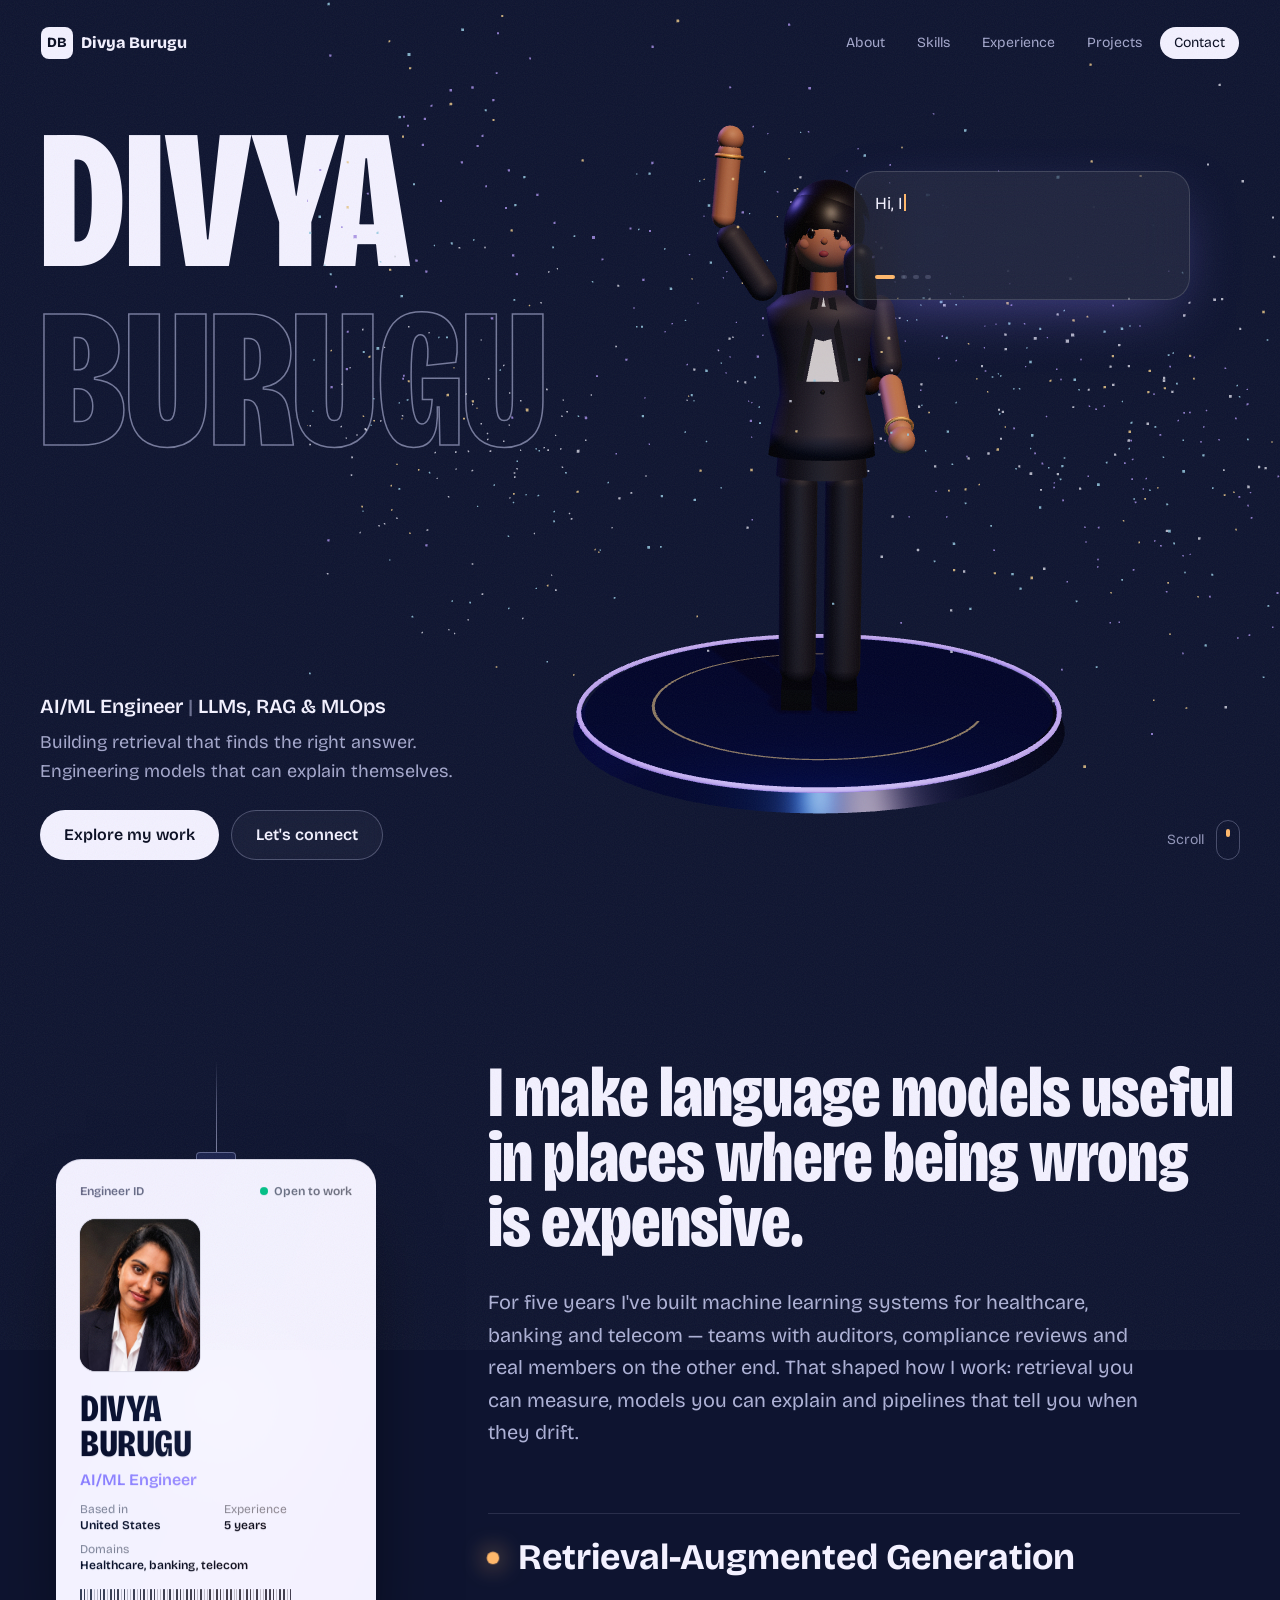
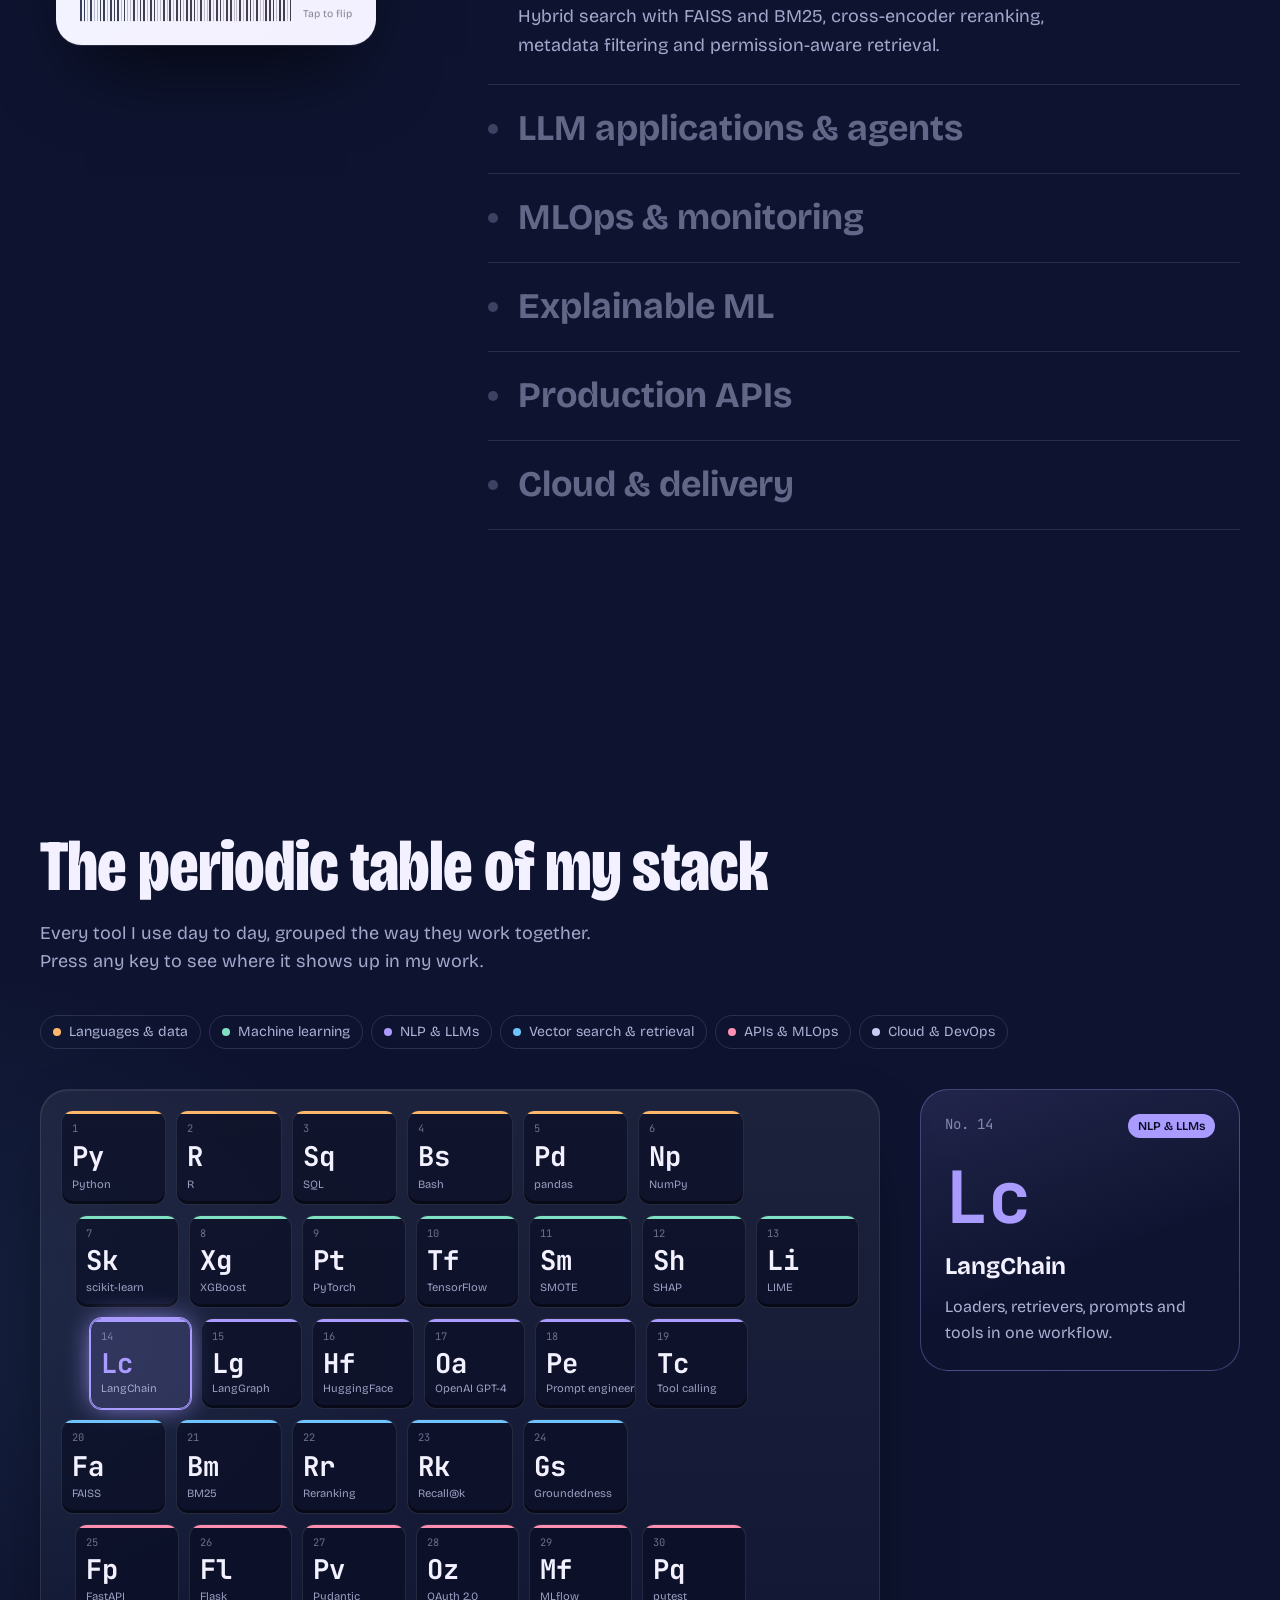
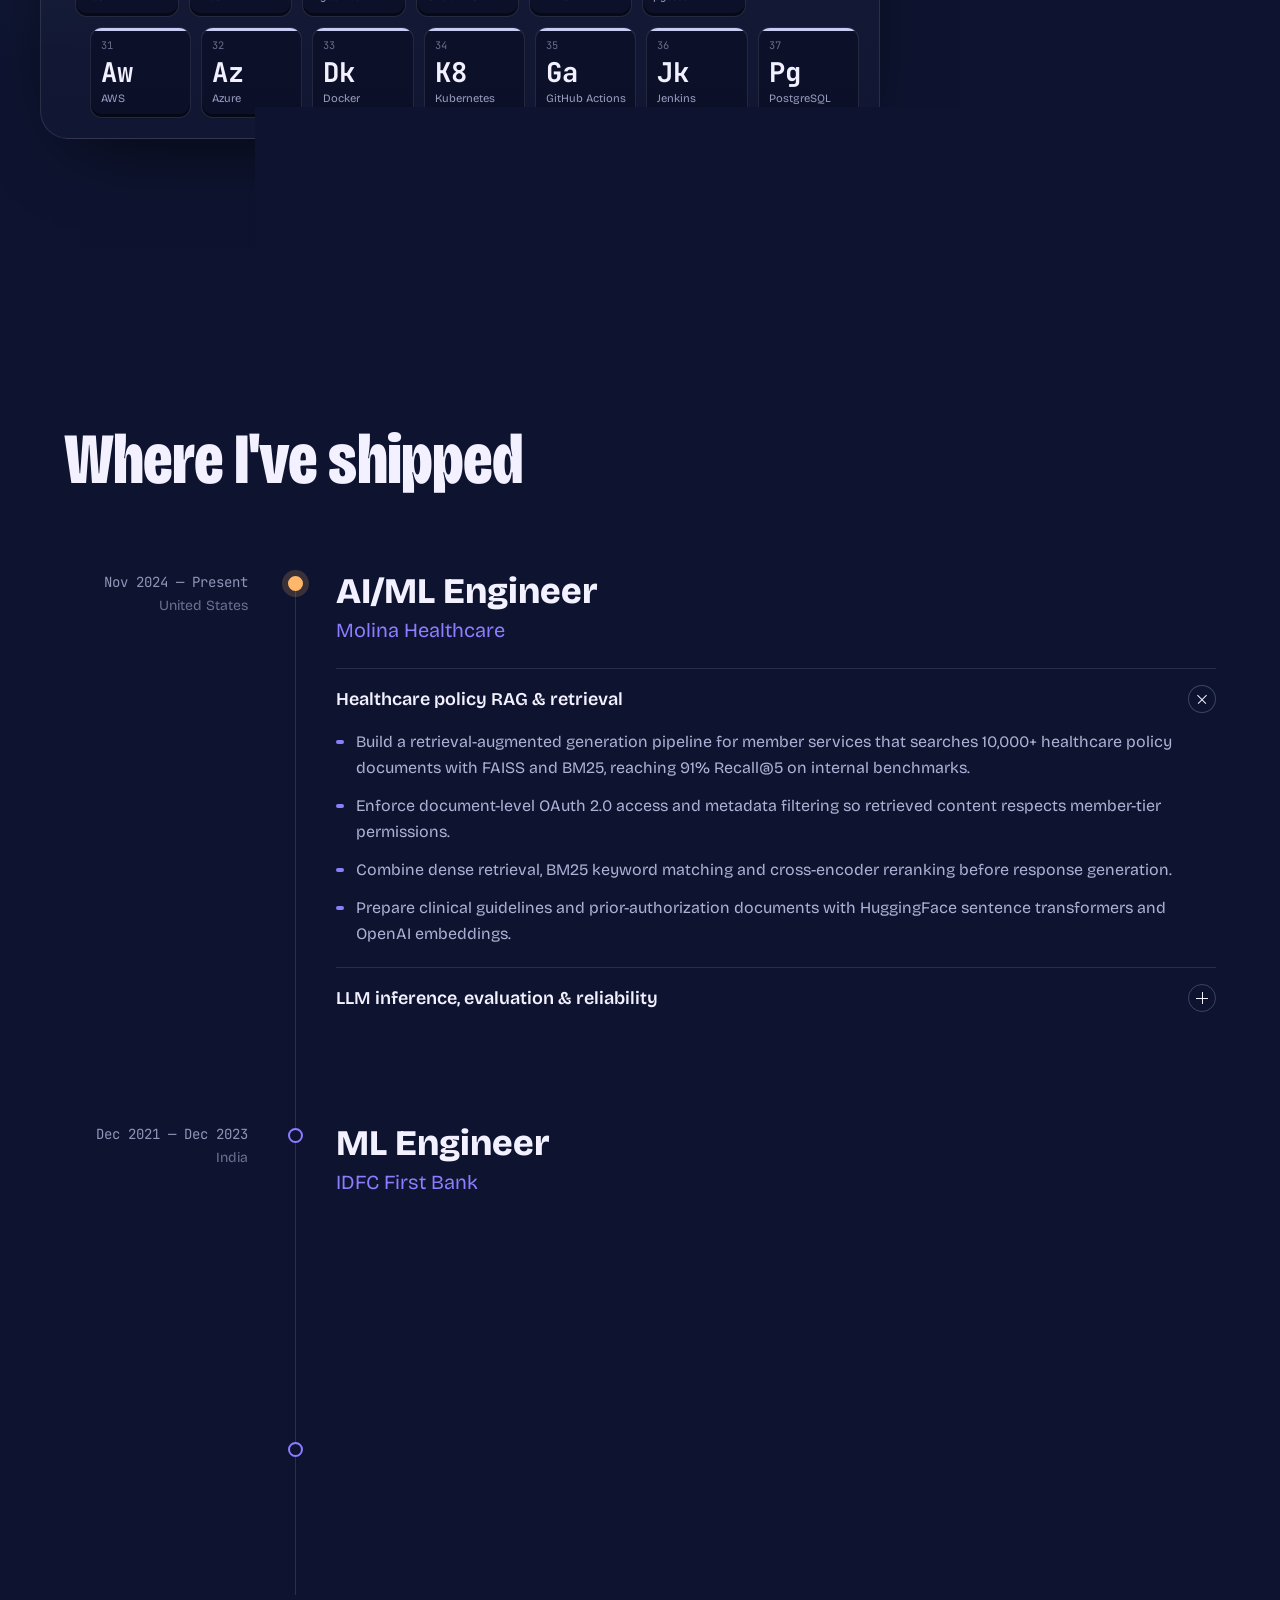
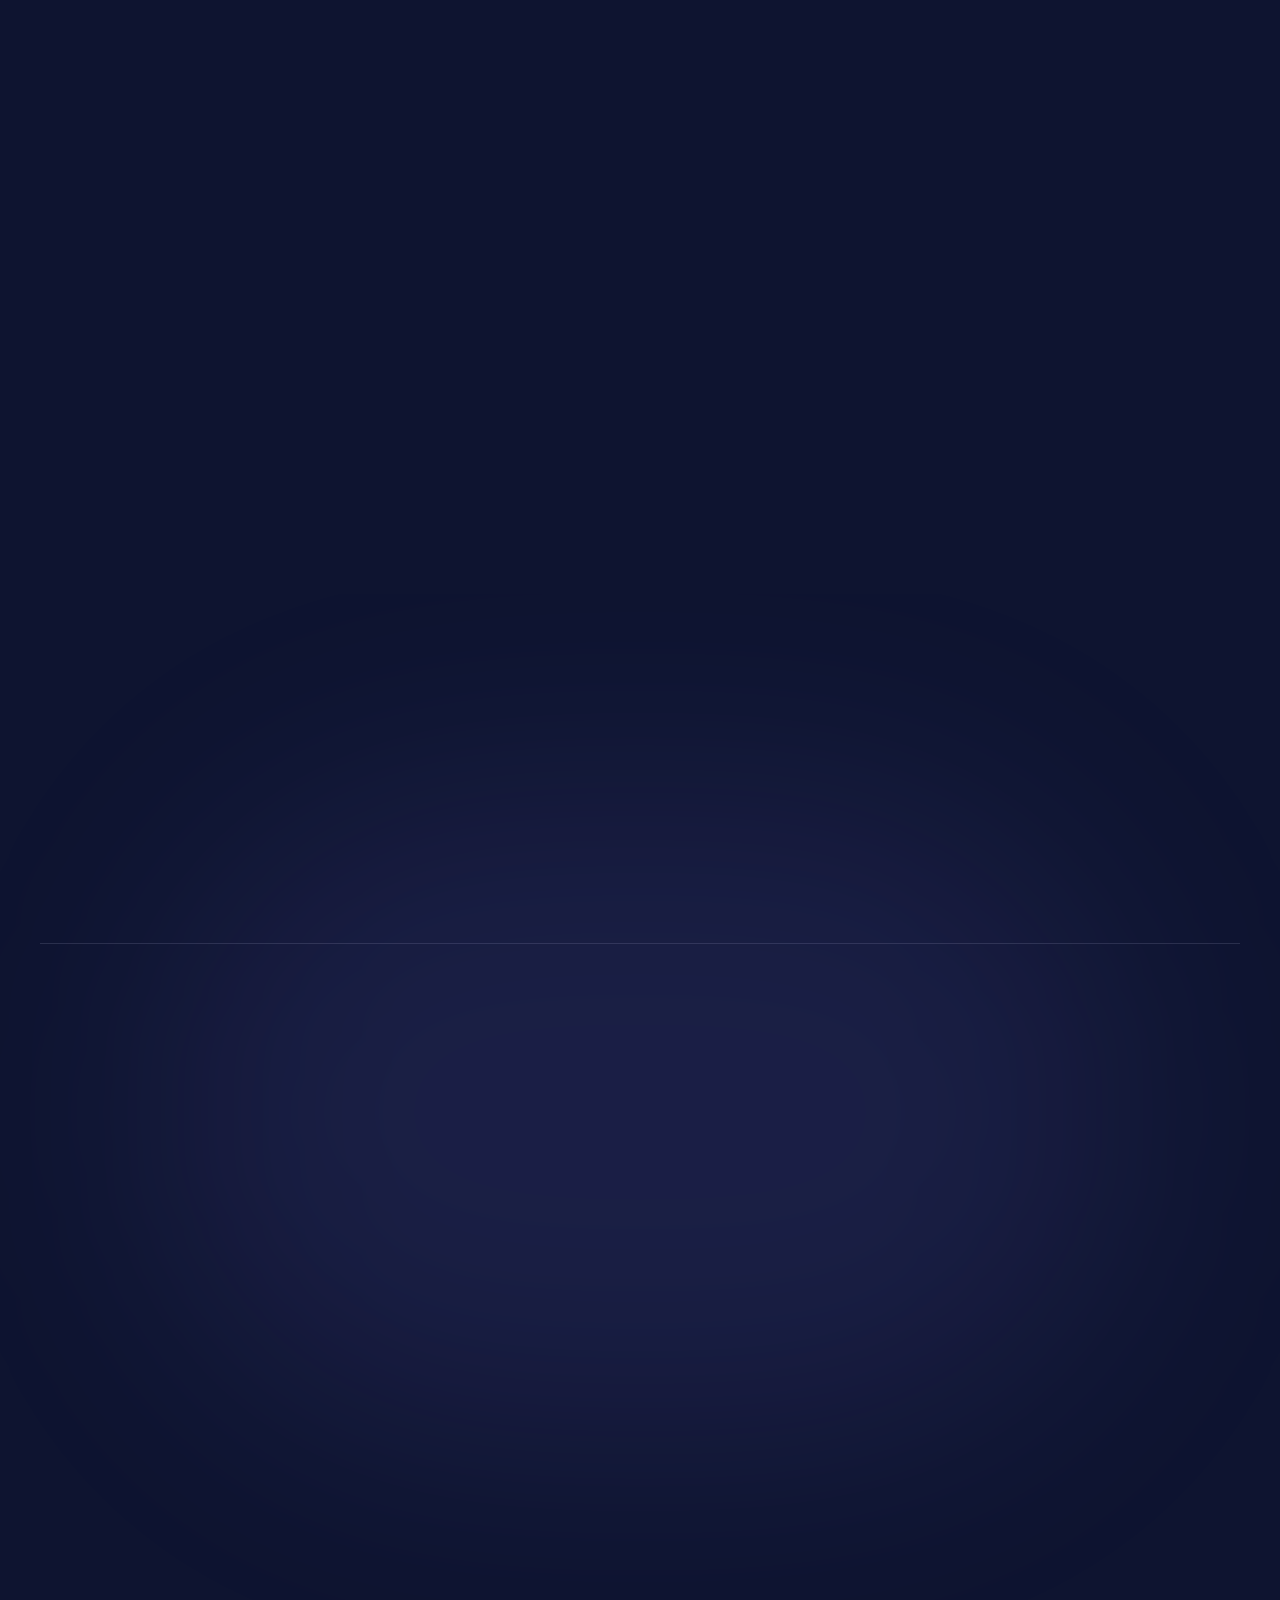
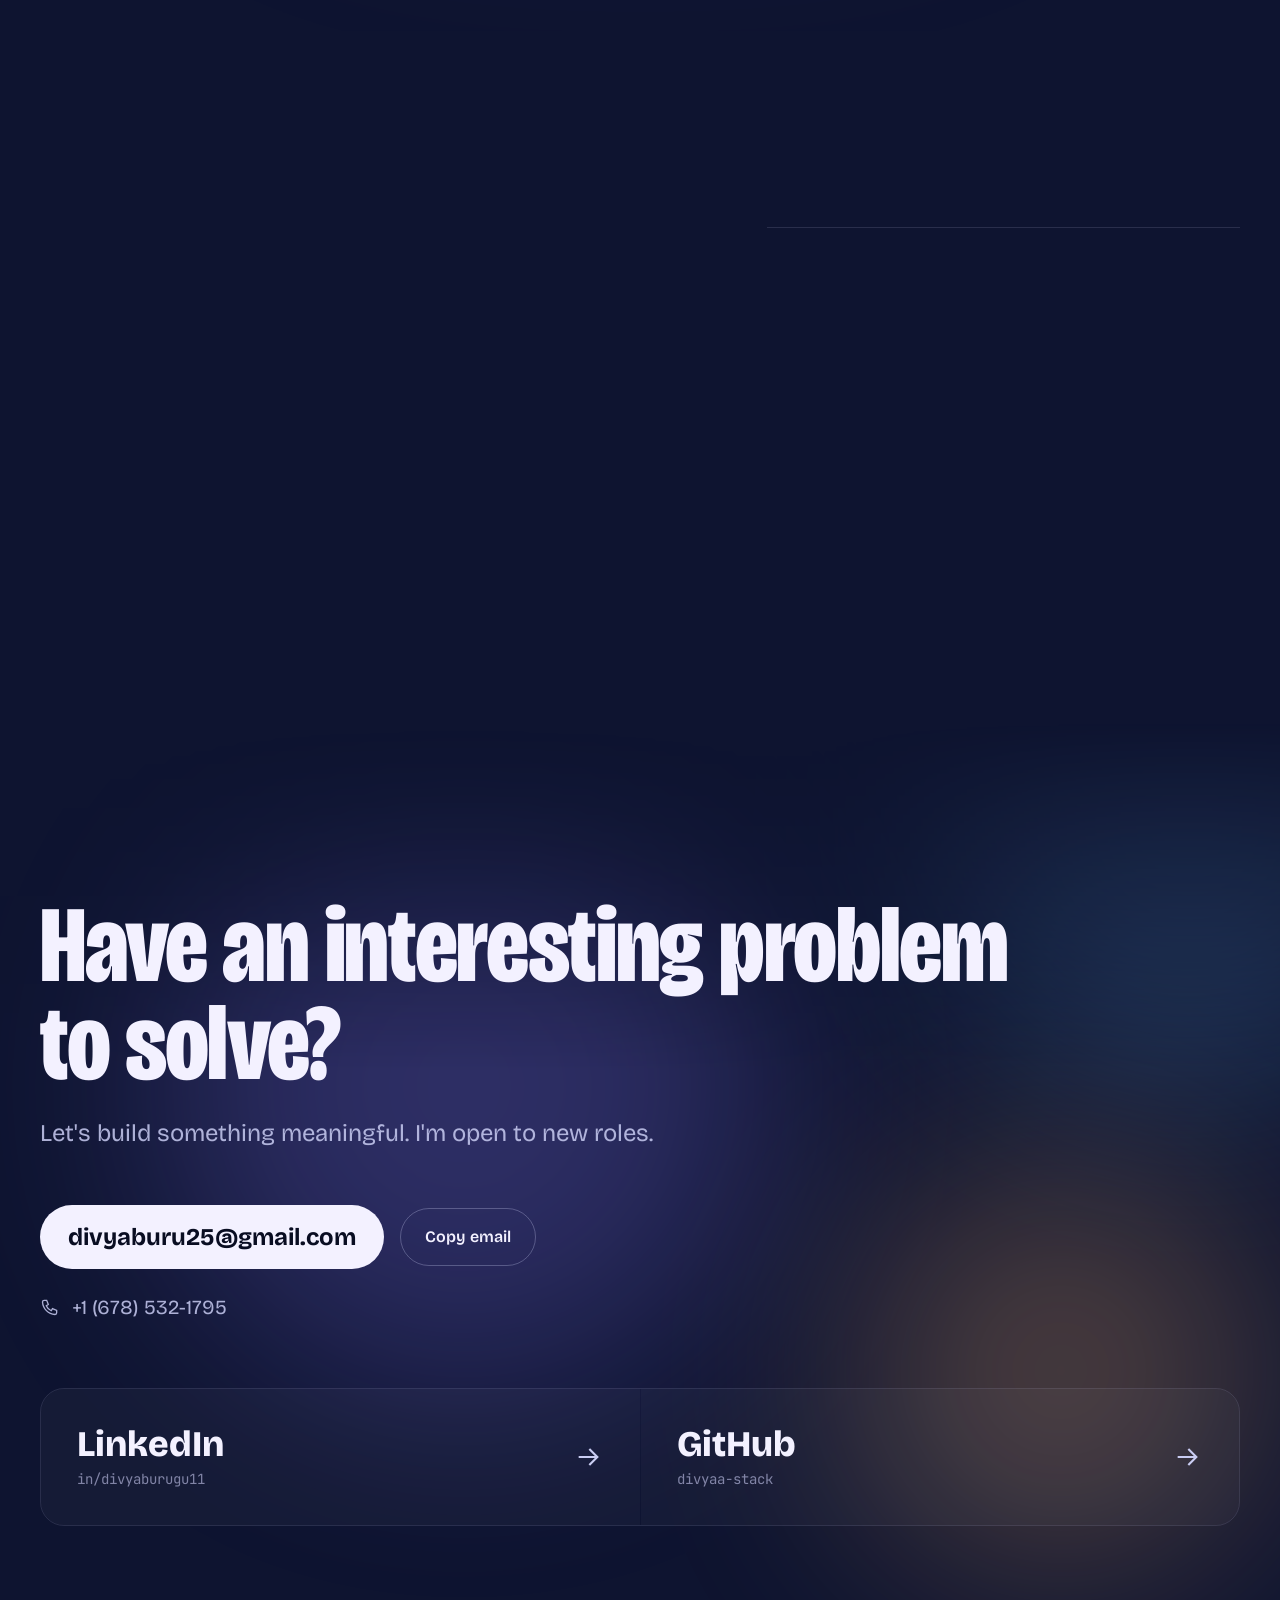
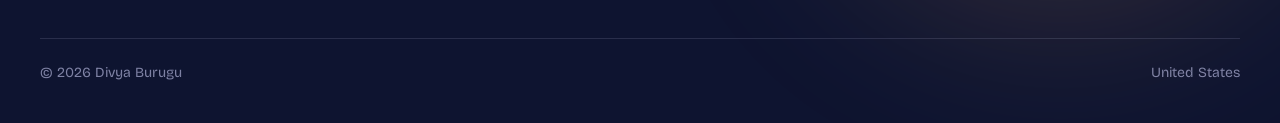
<file: index.html>
<!DOCTYPE html><html lang="en"><head><meta charSet="utf-8"/><link rel="preconnect" href="/" crossorigin=""/><meta name="viewport" content="width=device-width, initial-scale=1"/><link rel="preload" as="image" href="./divya.jpg"/><link rel="stylesheet" href="/_next/static/chunks/2ca_njtga18t4.css" data-precedence="next"/><link rel="preload" as="script" fetchPriority="low" href="/_next/static/chunks/0wfurka9errm3.js"/><script src="/_next/static/chunks/0yz0oxanetv6p.js" async=""></script><script src="/_next/static/chunks/2olo2e9e-_esu.js" async=""></script><script src="/_next/static/chunks/turbopack-2u1d16houkiyo.js" async=""></script><script src="/_next/static/chunks/1ua2kfq9s-me6.js" async=""></script><script src="/_next/static/chunks/3ga2hsp7vs5t5.js" async=""></script><script src="/_next/static/chunks/37pv76da372ti.js" async=""></script><meta name="theme-color" content="#0e1430"/><title>Divya Burugu | AI/ML Engineer</title><meta name="description" content="Divya Burugu is an AI/ML Engineer in the United States building retrieval-augmented generation, LLM agents and production ML pipelines across healthcare, banking and telecom."/><meta name="author" content="Divya Burugu"/><meta name="keywords" content="Divya Burugu,AI/ML Engineer,RAG,LLM,LangChain,LangGraph,MLOps,United States"/><meta property="og:title" content="Divya Burugu | AI/ML Engineer"/><meta property="og:description" content="Divya Burugu is an AI/ML Engineer in the United States building retrieval-augmented generation, LLM agents and production ML pipelines across healthcare, banking and telecom."/><meta property="og:url" content="https://divyaa-stack.github.io"/><meta property="og:site_name" content="Divya Burugu"/><meta property="og:image" content="https://divyaa-stack.github.io/og.png"/><meta property="og:image:width" content="1200"/><meta property="og:image:height" content="630"/><meta property="og:image:alt" content="Divya Burugu, AI/ML Engineer"/><meta property="og:type" content="website"/><meta name="twitter:card" content="summary_large_image"/><meta name="twitter:title" content="Divya Burugu | AI/ML Engineer"/><meta name="twitter:description" content="Divya Burugu is an AI/ML Engineer in the United States building retrieval-augmented generation, LLM agents and production ML pipelines across healthcare, banking and telecom."/><meta name="twitter:image" content="https://divyaa-stack.github.io/og.png"/><link rel="icon" href="/icon.svg"/><meta name="next-size-adjust" content=""/><script src="/_next/static/chunks/0cz1d0mv5g_q7.js" noModule=""></script></head><body class="grain min-h-screen"><div hidden=""><!--$--><!--/$--></div><div class="fixed inset-0 z-[70] flex flex-col items-center justify-center bg-deep px-6" role="status" aria-label="Loading portfolio" style="clip-path:inset(0 0 0% 0)"><svg viewBox="0 0 520 260" class="w-[min(30rem,86vw)]" aria-hidden="true"><line x1="40" y1="74.28571428571428" x2="186.66666666666666" y2="37.14285714285714" stroke="#c9ccf2" stroke-width="1" pathLength="1" stroke-dashoffset="0" stroke-dasharray="0 1" style="opacity:0.08"></line><line x1="40" y1="74.28571428571428" x2="186.66666666666666" y2="74.28571428571428" stroke="#c9ccf2" stroke-width="1" pathLength="1" stroke-dashoffset="0" stroke-dasharray="0 1" style="opacity:0.08"></line><line x1="40" y1="74.28571428571428" x2="186.66666666666666" y2="111.42857142857143" stroke="#c9ccf2" stroke-width="1" pathLength="1" stroke-dashoffset="0" stroke-dasharray="0 1" style="opacity:0.08"></line><line x1="40" y1="74.28571428571428" x2="186.66666666666666" y2="148.57142857142858" stroke="#c9ccf2" stroke-width="1" pathLength="1" stroke-dashoffset="0" stroke-dasharray="0 1" style="opacity:0.08"></line><line x1="40" y1="74.28571428571428" x2="186.66666666666666" y2="185.71428571428572" stroke="#c9ccf2" stroke-width="1" pathLength="1" stroke-dashoffset="0" stroke-dasharray="0 1" style="opacity:0.08"></line><line x1="40" y1="74.28571428571428" x2="186.66666666666666" y2="222.85714285714286" stroke="#c9ccf2" stroke-width="1" pathLength="1" stroke-dashoffset="0" stroke-dasharray="0 1" style="opacity:0.08"></line><line x1="40" y1="111.42857142857143" x2="186.66666666666666" y2="37.14285714285714" stroke="#c9ccf2" stroke-width="1" pathLength="1" stroke-dashoffset="0" stroke-dasharray="0 1" style="opacity:0.08"></line><line x1="40" y1="111.42857142857143" x2="186.66666666666666" y2="74.28571428571428" stroke="#c9ccf2" stroke-width="1" pathLength="1" stroke-dashoffset="0" stroke-dasharray="0 1" style="opacity:0.08"></line><line x1="40" y1="111.42857142857143" x2="186.66666666666666" y2="111.42857142857143" stroke="#c9ccf2" stroke-width="1" pathLength="1" stroke-dashoffset="0" stroke-dasharray="0 1" style="opacity:0.08"></line><line x1="40" y1="111.42857142857143" x2="186.66666666666666" y2="148.57142857142858" stroke="#c9ccf2" stroke-width="1" pathLength="1" stroke-dashoffset="0" stroke-dasharray="0 1" style="opacity:0.08"></line><line x1="40" y1="111.42857142857143" x2="186.66666666666666" y2="185.71428571428572" stroke="#c9ccf2" stroke-width="1" pathLength="1" stroke-dashoffset="0" stroke-dasharray="0 1" style="opacity:0.08"></line><line x1="40" y1="111.42857142857143" x2="186.66666666666666" y2="222.85714285714286" stroke="#c9ccf2" stroke-width="1" pathLength="1" stroke-dashoffset="0" stroke-dasharray="0 1" style="opacity:0.08"></line><line x1="40" y1="148.57142857142858" x2="186.66666666666666" y2="37.14285714285714" stroke="#c9ccf2" stroke-width="1" pathLength="1" stroke-dashoffset="0" stroke-dasharray="0 1" style="opacity:0.08"></line><line x1="40" y1="148.57142857142858" x2="186.66666666666666" y2="74.28571428571428" stroke="#c9ccf2" stroke-width="1" pathLength="1" stroke-dashoffset="0" stroke-dasharray="0 1" style="opacity:0.08"></line><line x1="40" y1="148.57142857142858" x2="186.66666666666666" y2="111.42857142857143" stroke="#c9ccf2" stroke-width="1" pathLength="1" stroke-dashoffset="0" stroke-dasharray="0 1" style="opacity:0.08"></line><line x1="40" y1="148.57142857142858" x2="186.66666666666666" y2="148.57142857142858" stroke="#c9ccf2" stroke-width="1" pathLength="1" stroke-dashoffset="0" stroke-dasharray="0 1" style="opacity:0.08"></line><line x1="40" y1="148.57142857142858" x2="186.66666666666666" y2="185.71428571428572" stroke="#c9ccf2" stroke-width="1" pathLength="1" stroke-dashoffset="0" stroke-dasharray="0 1" style="opacity:0.08"></line><line x1="40" y1="148.57142857142858" x2="186.66666666666666" y2="222.85714285714286" stroke="#c9ccf2" stroke-width="1" pathLength="1" stroke-dashoffset="0" stroke-dasharray="0 1" style="opacity:0.08"></line><line x1="40" y1="185.71428571428572" x2="186.66666666666666" y2="37.14285714285714" stroke="#c9ccf2" stroke-width="1" pathLength="1" stroke-dashoffset="0" stroke-dasharray="0 1" style="opacity:0.08"></line><line x1="40" y1="185.71428571428572" x2="186.66666666666666" y2="74.28571428571428" stroke="#c9ccf2" stroke-width="1" pathLength="1" stroke-dashoffset="0" stroke-dasharray="0 1" style="opacity:0.08"></line><line x1="40" y1="185.71428571428572" x2="186.66666666666666" y2="111.42857142857143" stroke="#c9ccf2" stroke-width="1" pathLength="1" stroke-dashoffset="0" stroke-dasharray="0 1" style="opacity:0.08"></line><line x1="40" y1="185.71428571428572" x2="186.66666666666666" y2="148.57142857142858" stroke="#c9ccf2" stroke-width="1" pathLength="1" stroke-dashoffset="0" stroke-dasharray="0 1" style="opacity:0.08"></line><line x1="40" y1="185.71428571428572" x2="186.66666666666666" y2="185.71428571428572" stroke="#c9ccf2" stroke-width="1" pathLength="1" stroke-dashoffset="0" stroke-dasharray="0 1" style="opacity:0.08"></line><line x1="40" y1="185.71428571428572" x2="186.66666666666666" y2="222.85714285714286" stroke="#c9ccf2" stroke-width="1" pathLength="1" stroke-dashoffset="0" stroke-dasharray="0 1" style="opacity:0.08"></line><line x1="186.66666666666666" y1="37.14285714285714" x2="333.3333333333333" y2="37.14285714285714" stroke="#c9ccf2" stroke-width="1" pathLength="1" stroke-dashoffset="0" stroke-dasharray="0 1" style="opacity:0.08"></line><line x1="186.66666666666666" y1="37.14285714285714" x2="333.3333333333333" y2="74.28571428571428" stroke="#c9ccf2" stroke-width="1" pathLength="1" stroke-dashoffset="0" stroke-dasharray="0 1" style="opacity:0.08"></line><line x1="186.66666666666666" y1="37.14285714285714" x2="333.3333333333333" y2="111.42857142857143" stroke="#c9ccf2" stroke-width="1" pathLength="1" stroke-dashoffset="0" stroke-dasharray="0 1" style="opacity:0.08"></line><line x1="186.66666666666666" y1="37.14285714285714" x2="333.3333333333333" y2="148.57142857142858" stroke="#c9ccf2" stroke-width="1" pathLength="1" stroke-dashoffset="0" stroke-dasharray="0 1" style="opacity:0.08"></line><line x1="186.66666666666666" y1="37.14285714285714" x2="333.3333333333333" y2="185.71428571428572" stroke="#c9ccf2" stroke-width="1" pathLength="1" stroke-dashoffset="0" stroke-dasharray="0 1" style="opacity:0.08"></line><line x1="186.66666666666666" y1="37.14285714285714" x2="333.3333333333333" y2="222.85714285714286" stroke="#c9ccf2" stroke-width="1" pathLength="1" stroke-dashoffset="0" stroke-dasharray="0 1" style="opacity:0.08"></line><line x1="186.66666666666666" y1="74.28571428571428" x2="333.3333333333333" y2="37.14285714285714" stroke="#c9ccf2" stroke-width="1" pathLength="1" stroke-dashoffset="0" stroke-dasharray="0 1" style="opacity:0.08"></line><line x1="186.66666666666666" y1="74.28571428571428" x2="333.3333333333333" y2="74.28571428571428" stroke="#c9ccf2" stroke-width="1" pathLength="1" stroke-dashoffset="0" stroke-dasharray="0 1" style="opacity:0.08"></line><line x1="186.66666666666666" y1="74.28571428571428" x2="333.3333333333333" y2="111.42857142857143" stroke="#c9ccf2" stroke-width="1" pathLength="1" stroke-dashoffset="0" stroke-dasharray="0 1" style="opacity:0.08"></line><line x1="186.66666666666666" y1="74.28571428571428" x2="333.3333333333333" y2="148.57142857142858" stroke="#c9ccf2" stroke-width="1" pathLength="1" stroke-dashoffset="0" stroke-dasharray="0 1" style="opacity:0.08"></line><line x1="186.66666666666666" y1="74.28571428571428" x2="333.3333333333333" y2="185.71428571428572" stroke="#c9ccf2" stroke-width="1" pathLength="1" stroke-dashoffset="0" stroke-dasharray="0 1" style="opacity:0.08"></line><line x1="186.66666666666666" y1="74.28571428571428" x2="333.3333333333333" y2="222.85714285714286" stroke="#c9ccf2" stroke-width="1" pathLength="1" stroke-dashoffset="0" stroke-dasharray="0 1" style="opacity:0.08"></line><line x1="186.66666666666666" y1="111.42857142857143" x2="333.3333333333333" y2="37.14285714285714" stroke="#c9ccf2" stroke-width="1" pathLength="1" stroke-dashoffset="0" stroke-dasharray="0 1" style="opacity:0.08"></line><line x1="186.66666666666666" y1="111.42857142857143" x2="333.3333333333333" y2="74.28571428571428" stroke="#c9ccf2" stroke-width="1" pathLength="1" stroke-dashoffset="0" stroke-dasharray="0 1" style="opacity:0.08"></line><line x1="186.66666666666666" y1="111.42857142857143" x2="333.3333333333333" y2="111.42857142857143" stroke="#c9ccf2" stroke-width="1" pathLength="1" stroke-dashoffset="0" stroke-dasharray="0 1" style="opacity:0.08"></line><line x1="186.66666666666666" y1="111.42857142857143" x2="333.3333333333333" y2="148.57142857142858" stroke="#c9ccf2" stroke-width="1" pathLength="1" stroke-dashoffset="0" stroke-dasharray="0 1" style="opacity:0.08"></line><line x1="186.66666666666666" y1="111.42857142857143" x2="333.3333333333333" y2="185.71428571428572" stroke="#c9ccf2" stroke-width="1" pathLength="1" stroke-dashoffset="0" stroke-dasharray="0 1" style="opacity:0.08"></line><line x1="186.66666666666666" y1="111.42857142857143" x2="333.3333333333333" y2="222.85714285714286" stroke="#c9ccf2" stroke-width="1" pathLength="1" stroke-dashoffset="0" stroke-dasharray="0 1" style="opacity:0.08"></line><line x1="186.66666666666666" y1="148.57142857142858" x2="333.3333333333333" y2="37.14285714285714" stroke="#c9ccf2" stroke-width="1" pathLength="1" stroke-dashoffset="0" stroke-dasharray="0 1" style="opacity:0.08"></line><line x1="186.66666666666666" y1="148.57142857142858" x2="333.3333333333333" y2="74.28571428571428" stroke="#c9ccf2" stroke-width="1" pathLength="1" stroke-dashoffset="0" stroke-dasharray="0 1" style="opacity:0.08"></line><line x1="186.66666666666666" y1="148.57142857142858" x2="333.3333333333333" y2="111.42857142857143" stroke="#c9ccf2" stroke-width="1" pathLength="1" stroke-dashoffset="0" stroke-dasharray="0 1" style="opacity:0.08"></line><line x1="186.66666666666666" y1="148.57142857142858" x2="333.3333333333333" y2="148.57142857142858" stroke="#c9ccf2" stroke-width="1" pathLength="1" stroke-dashoffset="0" stroke-dasharray="0 1" style="opacity:0.08"></line><line x1="186.66666666666666" y1="148.57142857142858" x2="333.3333333333333" y2="185.71428571428572" stroke="#c9ccf2" stroke-width="1" pathLength="1" stroke-dashoffset="0" stroke-dasharray="0 1" style="opacity:0.08"></line><line x1="186.66666666666666" y1="148.57142857142858" x2="333.3333333333333" y2="222.85714285714286" stroke="#c9ccf2" stroke-width="1" pathLength="1" stroke-dashoffset="0" stroke-dasharray="0 1" style="opacity:0.08"></line><line x1="186.66666666666666" y1="185.71428571428572" x2="333.3333333333333" y2="37.14285714285714" stroke="#c9ccf2" stroke-width="1" pathLength="1" stroke-dashoffset="0" stroke-dasharray="0 1" style="opacity:0.08"></line><line x1="186.66666666666666" y1="185.71428571428572" x2="333.3333333333333" y2="74.28571428571428" stroke="#c9ccf2" stroke-width="1" pathLength="1" stroke-dashoffset="0" stroke-dasharray="0 1" style="opacity:0.08"></line><line x1="186.66666666666666" y1="185.71428571428572" x2="333.3333333333333" y2="111.42857142857143" stroke="#c9ccf2" stroke-width="1" pathLength="1" stroke-dashoffset="0" stroke-dasharray="0 1" style="opacity:0.08"></line><line x1="186.66666666666666" y1="185.71428571428572" x2="333.3333333333333" y2="148.57142857142858" stroke="#c9ccf2" stroke-width="1" pathLength="1" stroke-dashoffset="0" stroke-dasharray="0 1" style="opacity:0.08"></line><line x1="186.66666666666666" y1="185.71428571428572" x2="333.3333333333333" y2="185.71428571428572" stroke="#c9ccf2" stroke-width="1" pathLength="1" stroke-dashoffset="0" stroke-dasharray="0 1" style="opacity:0.08"></line><line x1="186.66666666666666" y1="185.71428571428572" x2="333.3333333333333" y2="222.85714285714286" stroke="#c9ccf2" stroke-width="1" pathLength="1" stroke-dashoffset="0" stroke-dasharray="0 1" style="opacity:0.08"></line><line x1="186.66666666666666" y1="222.85714285714286" x2="333.3333333333333" y2="37.14285714285714" stroke="#c9ccf2" stroke-width="1" pathLength="1" stroke-dashoffset="0" stroke-dasharray="0 1" style="opacity:0.08"></line><line x1="186.66666666666666" y1="222.85714285714286" x2="333.3333333333333" y2="74.28571428571428" stroke="#c9ccf2" stroke-width="1" pathLength="1" stroke-dashoffset="0" stroke-dasharray="0 1" style="opacity:0.08"></line><line x1="186.66666666666666" y1="222.85714285714286" x2="333.3333333333333" y2="111.42857142857143" stroke="#c9ccf2" stroke-width="1" pathLength="1" stroke-dashoffset="0" stroke-dasharray="0 1" style="opacity:0.08"></line><line x1="186.66666666666666" y1="222.85714285714286" x2="333.3333333333333" y2="148.57142857142858" stroke="#c9ccf2" stroke-width="1" pathLength="1" stroke-dashoffset="0" stroke-dasharray="0 1" style="opacity:0.08"></line><line x1="186.66666666666666" y1="222.85714285714286" x2="333.3333333333333" y2="185.71428571428572" stroke="#c9ccf2" stroke-width="1" pathLength="1" stroke-dashoffset="0" stroke-dasharray="0 1" style="opacity:0.08"></line><line x1="186.66666666666666" y1="222.85714285714286" x2="333.3333333333333" y2="222.85714285714286" stroke="#c9ccf2" stroke-width="1" pathLength="1" stroke-dashoffset="0" stroke-dasharray="0 1" style="opacity:0.08"></line><line x1="333.3333333333333" y1="37.14285714285714" x2="480" y2="111.42857142857143" stroke="#c9ccf2" stroke-width="1" pathLength="1" stroke-dashoffset="0" stroke-dasharray="0 1" style="opacity:0.08"></line><line x1="333.3333333333333" y1="37.14285714285714" x2="480" y2="148.57142857142858" stroke="#c9ccf2" stroke-width="1" pathLength="1" stroke-dashoffset="0" stroke-dasharray="0 1" style="opacity:0.08"></line><line x1="333.3333333333333" y1="74.28571428571428" x2="480" y2="111.42857142857143" stroke="#c9ccf2" stroke-width="1" pathLength="1" stroke-dashoffset="0" stroke-dasharray="0 1" style="opacity:0.08"></line><line x1="333.3333333333333" y1="74.28571428571428" x2="480" y2="148.57142857142858" stroke="#c9ccf2" stroke-width="1" pathLength="1" stroke-dashoffset="0" stroke-dasharray="0 1" style="opacity:0.08"></line><line x1="333.3333333333333" y1="111.42857142857143" x2="480" y2="111.42857142857143" stroke="#c9ccf2" stroke-width="1" pathLength="1" stroke-dashoffset="0" stroke-dasharray="0 1" style="opacity:0.08"></line><line x1="333.3333333333333" y1="111.42857142857143" x2="480" y2="148.57142857142858" stroke="#c9ccf2" stroke-width="1" pathLength="1" stroke-dashoffset="0" stroke-dasharray="0 1" style="opacity:0.08"></line><line x1="333.3333333333333" y1="148.57142857142858" x2="480" y2="111.42857142857143" stroke="#c9ccf2" stroke-width="1" pathLength="1" stroke-dashoffset="0" stroke-dasharray="0 1" style="opacity:0.08"></line><line x1="333.3333333333333" y1="148.57142857142858" x2="480" y2="148.57142857142858" stroke="#c9ccf2" stroke-width="1" pathLength="1" stroke-dashoffset="0" stroke-dasharray="0 1" style="opacity:0.08"></line><line x1="333.3333333333333" y1="185.71428571428572" x2="480" y2="111.42857142857143" stroke="#c9ccf2" stroke-width="1" pathLength="1" stroke-dashoffset="0" stroke-dasharray="0 1" style="opacity:0.08"></line><line x1="333.3333333333333" y1="185.71428571428572" x2="480" y2="148.57142857142858" stroke="#c9ccf2" stroke-width="1" pathLength="1" stroke-dashoffset="0" stroke-dasharray="0 1" style="opacity:0.08"></line><line x1="333.3333333333333" y1="222.85714285714286" x2="480" y2="111.42857142857143" stroke="#c9ccf2" stroke-width="1" pathLength="1" stroke-dashoffset="0" stroke-dasharray="0 1" style="opacity:0.08"></line><line x1="333.3333333333333" y1="222.85714285714286" x2="480" y2="148.57142857142858" stroke="#c9ccf2" stroke-width="1" pathLength="1" stroke-dashoffset="0" stroke-dasharray="0 1" style="opacity:0.08"></line><circle cx="40" cy="74.28571428571428" r="6.5" stroke="#c9ccf2" stroke-opacity="0.6" stroke-width="1.5" style="transform-origin:50% 50%;transform:scale(0.6);opacity:0.25;transform-box:fill-box"></circle><circle cx="40" cy="111.42857142857143" r="6.5" stroke="#c9ccf2" stroke-opacity="0.6" stroke-width="1.5" style="transform-origin:50% 50%;transform:scale(0.6);opacity:0.25;transform-box:fill-box"></circle><circle cx="40" cy="148.57142857142858" r="6.5" stroke="#c9ccf2" stroke-opacity="0.6" stroke-width="1.5" style="transform-origin:50% 50%;transform:scale(0.6);opacity:0.25;transform-box:fill-box"></circle><circle cx="40" cy="185.71428571428572" r="6.5" stroke="#c9ccf2" stroke-opacity="0.6" stroke-width="1.5" style="transform-origin:50% 50%;transform:scale(0.6);opacity:0.25;transform-box:fill-box"></circle><circle cx="186.66666666666666" cy="37.14285714285714" r="6.5" stroke="#c9ccf2" stroke-opacity="0.25" stroke-width="1.5" style="transform-origin:50% 50%;transform:scale(0.6);opacity:0.25;transform-box:fill-box"></circle><circle cx="186.66666666666666" cy="74.28571428571428" r="6.5" stroke="#c9ccf2" stroke-opacity="0.25" stroke-width="1.5" style="transform-origin:50% 50%;transform:scale(0.6);opacity:0.25;transform-box:fill-box"></circle><circle cx="186.66666666666666" cy="111.42857142857143" r="6.5" stroke="#c9ccf2" stroke-opacity="0.25" stroke-width="1.5" style="transform-origin:50% 50%;transform:scale(0.6);opacity:0.25;transform-box:fill-box"></circle><circle cx="186.66666666666666" cy="148.57142857142858" r="6.5" stroke="#c9ccf2" stroke-opacity="0.25" stroke-width="1.5" style="transform-origin:50% 50%;transform:scale(0.6);opacity:0.25;transform-box:fill-box"></circle><circle cx="186.66666666666666" cy="185.71428571428572" r="6.5" stroke="#c9ccf2" stroke-opacity="0.25" stroke-width="1.5" style="transform-origin:50% 50%;transform:scale(0.6);opacity:0.25;transform-box:fill-box"></circle><circle cx="186.66666666666666" cy="222.85714285714286" r="6.5" stroke="#c9ccf2" stroke-opacity="0.25" stroke-width="1.5" style="transform-origin:50% 50%;transform:scale(0.6);opacity:0.25;transform-box:fill-box"></circle><circle cx="333.3333333333333" cy="37.14285714285714" r="6.5" stroke="#c9ccf2" stroke-opacity="0.25" stroke-width="1.5" style="transform-origin:50% 50%;transform:scale(0.6);opacity:0.25;transform-box:fill-box"></circle><circle cx="333.3333333333333" cy="74.28571428571428" r="6.5" stroke="#c9ccf2" stroke-opacity="0.25" stroke-width="1.5" style="transform-origin:50% 50%;transform:scale(0.6);opacity:0.25;transform-box:fill-box"></circle><circle cx="333.3333333333333" cy="111.42857142857143" r="6.5" stroke="#c9ccf2" stroke-opacity="0.25" stroke-width="1.5" style="transform-origin:50% 50%;transform:scale(0.6);opacity:0.25;transform-box:fill-box"></circle><circle cx="333.3333333333333" cy="148.57142857142858" r="6.5" stroke="#c9ccf2" stroke-opacity="0.25" stroke-width="1.5" style="transform-origin:50% 50%;transform:scale(0.6);opacity:0.25;transform-box:fill-box"></circle><circle cx="333.3333333333333" cy="185.71428571428572" r="6.5" stroke="#c9ccf2" stroke-opacity="0.25" stroke-width="1.5" style="transform-origin:50% 50%;transform:scale(0.6);opacity:0.25;transform-box:fill-box"></circle><circle cx="333.3333333333333" cy="222.85714285714286" r="6.5" stroke="#c9ccf2" stroke-opacity="0.25" stroke-width="1.5" style="transform-origin:50% 50%;transform:scale(0.6);opacity:0.25;transform-box:fill-box"></circle><circle cx="480" cy="111.42857142857143" r="9" stroke="#c9ccf2" stroke-opacity="0.25" stroke-width="1.5" style="transform-origin:50% 50%;transform:scale(0.6);opacity:0.25;transform-box:fill-box"></circle><circle cx="480" cy="148.57142857142858" r="9" stroke="#c9ccf2" stroke-opacity="0.25" stroke-width="1.5" style="transform-origin:50% 50%;transform:scale(0.6);opacity:0.25;transform-box:fill-box"></circle></svg><div class="mt-8 h-6 overflow-hidden text-center"><p class="font-mono text-sm text-mist/80" style="opacity:0;transform:translateY(18px)">Tokenizing…</p></div><div class="absolute inset-x-6 bottom-6 flex justify-between text-sm text-mist/60 md:inset-x-12 md:bottom-10"><span>Divya Burugu</span><span>AI/ML Engineer</span></div></div><header class="fixed inset-x-0 top-0 z-50 flex justify-center px-4 pt-4" style="opacity:0;transform:translateY(-30px)"><nav aria-label="Main" class="flex w-full max-w-7xl items-center justify-between rounded-full px-4 py-2.5 transition-all duration-500 md:px-6 border border-transparent"><button class="flex items-center gap-2 font-extrabold" aria-label="Back to top"><span class="grid h-8 w-8 place-items-center rounded-lg bg-paper text-sm text-deep">DB</span><span class="hidden sm:inline">Divya Burugu</span></button><ul class="hidden items-center gap-1 md:flex"><li><button class="relative rounded-full px-3.5 py-1.5 text-sm transition text-mist/80 hover:text-paper"><span class="relative">About</span></button></li><li><button class="relative rounded-full px-3.5 py-1.5 text-sm transition text-mist/80 hover:text-paper"><span class="relative">Skills</span></button></li><li><button class="relative rounded-full px-3.5 py-1.5 text-sm transition text-mist/80 hover:text-paper"><span class="relative">Experience</span></button></li><li><button class="relative rounded-full px-3.5 py-1.5 text-sm transition text-mist/80 hover:text-paper"><span class="relative">Projects</span></button></li><li><button class="relative rounded-full px-3.5 py-1.5 text-sm transition text-mist/80 hover:text-paper"><span class="relative">Contact</span></button></li></ul><button class="rounded-full bg-amber px-4 py-1.5 text-sm font-bold text-deep transition hover:bg-paper md:hidden">Contact</button></nav></header><main class="relative z-10"><section id="top" class="relative flex min-h-[100svh] flex-col overflow-hidden px-5 pb-8 pt-24 md:px-10 md:pb-10 md:pt-28" aria-label="Introduction"><h1 class="display pointer-events-none relative z-0 select-none font-extrabold uppercase text-paper"><span class="sr-only">Divya Burugu, AI/ML Engineer</span><span aria-hidden="true" class="block text-[21vw] md:text-[15.5vw]"><span class="block overflow-hidden "><span class="block" style="transform:translateY(105%)">Divya</span></span><span class="block overflow-hidden text-transparent [-webkit-text-stroke:1.5px_rgba(201,204,242,0.55)]"><span class="block" style="transform:translateY(105%)">Burugu</span></span></span></h1><div class="relative z-20 mt-5 md:absolute md:right-[7%] md:top-[19%] md:mt-0"><div class="relative w-[min(19rem,80vw)] origin-bottom-left rounded-[1.4rem] rounded-bl-md border border-white/15 bg-white/[0.07] p-4 pr-5 shadow-[0_20px_60px_-20px_rgba(140,124,255,0.5)] backdrop-blur-xl md:w-[21rem] md:p-5" style="opacity:0;transform:translateY(10px) scale(0.85)"><p class="sr-only">Hi, I&#x27;m Divya Burugu. I&#x27;m an AI/ML Engineer who builds retrieval systems, LLM applications and the pipelines that keep models honest in production. Five years across healthcare, banking and telecom. Welcome to my corner of latent space.</p><p aria-hidden="true" class="min-h-[4.2em] text-[0.98rem] leading-snug text-paper md:text-[1.06rem]"><span class="ml-0.5 inline-block h-[1em] w-[2px] translate-y-[2px] bg-amber [animation:caret_0.9s_steps(1)_infinite]"></span></p><div class="mt-3 flex items-center justify-between"><div class="flex gap-1.5" aria-hidden="true"><span class="h-1 rounded-full transition-all duration-500 w-5 bg-amber"></span><span class="h-1 rounded-full transition-all duration-500 w-1.5 bg-mist/20"></span><span class="h-1 rounded-full transition-all duration-500 w-1.5 bg-mist/20"></span><span class="h-1 rounded-full transition-all duration-500 w-1.5 bg-mist/20"></span></div></div></div></div><div class="relative z-10 -mx-5 -mt-10 h-[26rem] md:absolute md:inset-y-0 md:left-[24%] md:right-[-4%] md:mx-0 md:mt-0 md:h-auto" style="opacity:0"><!--$!--><template data-dgst=""></template><!--/$--></div><div class="relative z-20 -mt-6 grid gap-6 md:mt-auto md:grid-cols-[1fr_auto] md:items-end"><div class="max-w-xl" style="opacity:0;transform:translateY(24px)"><p class="text-lg font-semibold text-paper md:text-xl">AI/ML Engineer<!-- --> <span class="text-mist/50">|</span> <!-- -->LLMs, RAG &amp; MLOps</p><p class="mt-2 text-base leading-relaxed text-mist/80 md:text-lg">Building retrieval that finds the right answer.<br/>Engineering models that can explain themselves.</p><div class="mt-6 flex flex-wrap gap-3"><button class="group relative overflow-hidden rounded-full bg-paper px-6 py-3 font-semibold text-deep transition-transform duration-300 hover:-translate-y-0.5"><span class="relative z-10">Explore my work</span><span class="absolute inset-0 -translate-x-full bg-amber transition-transform duration-500 ease-out group-hover:translate-x-0"></span></button><button class="rounded-full border border-mist/30 bg-white/[0.04] px-6 py-3 font-semibold text-paper backdrop-blur transition duration-300 hover:-translate-y-0.5 hover:border-iris hover:bg-iris/15">Let&#x27;s connect</button></div></div><button class="hidden items-center gap-3 text-sm text-mist/70 transition hover:text-paper md:flex" aria-label="Scroll to the next section" style="opacity:0">Scroll<span class="relative flex h-10 w-6 justify-center rounded-full border border-mist/30"><span class="mt-2 h-2 w-1 rounded-full bg-amber [animation:drift_1.8s_ease-in-out_infinite]"></span></span></button></div></section><section id="identity" class="relative px-5 py-28 md:px-10 md:py-40" aria-labelledby="identity-title"><div class="mx-auto grid max-w-7xl items-start gap-16 md:grid-cols-[minmax(0,22rem)_1fr] md:gap-24"><div class="md:sticky md:top-10"><div class="flex flex-col items-center" style="perspective:1200px"><div class="h-16 w-px bg-gradient-to-b from-transparent via-mist/40 to-mist/60 md:h-24" aria-hidden="true"></div><div class="-mt-1 h-3 w-10 rounded-sm border border-mist/40 bg-dusk" aria-hidden="true"></div><div class="-mt-1 w-[min(20rem,82vw)]" style="transform-style:preserve-3d;transform:none"><button type="button" aria-label="Flip the card to read the summary" aria-pressed="false" class="relative block aspect-[5/7.6] w-full cursor-pointer text-left" style="transform-style:preserve-3d"><div class="absolute inset-0 flex flex-col overflow-hidden rounded-[1.6rem] bg-paper p-6 text-deep shadow-[0_40px_80px_-30px_rgba(0,0,0,0.8)]" style="backface-visibility:hidden"><div class="pointer-events-none absolute inset-0 mix-blend-soft-light" style="background:radial-gradient(circle at 50% 50%, rgba(255,255,255,0.55), rgba(255,255,255,0) 45%), linear-gradient(115deg, rgba(140,124,255,0.25), rgba(111,195,255,0.18) 40%, rgba(255,184,107,0.25) 70%, rgba(140,124,255,0.2))"></div><div class="flex items-center justify-between text-xs font-semibold text-deep/60"><span>Engineer ID</span><span class="flex items-center gap-1.5"><span class="h-2 w-2 rounded-full bg-emerald-500"></span> Open to work</span></div><div class="relative mt-5 h-[9.5rem] w-[7.5rem] overflow-hidden rounded-2xl bg-deep ring-1 ring-deep/10"><img src="./divya.jpg" alt="Portrait of Divya Burugu" class="h-full w-full origin-top scale-[1.35] object-cover object-[52%_8%]" draggable="false"/><div class="pointer-events-none absolute inset-0 bg-gradient-to-t from-iris/25 to-transparent mix-blend-soft-light"></div></div><p class="display mt-5 text-[2.4rem] font-extrabold uppercase">Divya<br/>Burugu</p><p class="mt-2 font-semibold text-iris">AI/ML Engineer</p><dl class="mt-auto grid grid-cols-2 gap-x-4 gap-y-2 text-xs"><div><dt class="text-deep/50">Based in</dt><dd class="font-semibold">United States</dd></div><div><dt class="text-deep/50">Experience</dt><dd class="font-semibold">5<!-- --> years</dd></div><div class="col-span-2"><dt class="text-deep/50">Domains</dt><dd class="font-semibold">Healthcare, banking, telecom</dd></div></dl><div class="mt-4 flex items-end justify-between gap-3"><div class="flex h-8 min-w-0 flex-1 items-stretch gap-[2px] overflow-hidden" aria-hidden="true"><span class="w-[2px] bg-deep/80"></span><span class="w-[2px] bg-deep/80"></span><span class="w-[1px] bg-deep/25"></span><span class="w-[2px] bg-deep/80"></span><span class="w-[1px] bg-deep/25"></span><span class="w-[1px] bg-deep/25"></span><span class="w-[2px] bg-deep/80"></span><span class="w-[2px] bg-deep/80"></span><span class="w-[1px] bg-deep/25"></span><span class="w-[2px] bg-deep/80"></span><span class="w-[2px] bg-deep/80"></span><span class="w-[2px] bg-deep/80"></span><span class="w-[1px] bg-deep/25"></span><span class="w-[2px] bg-deep/80"></span><span class="w-[1px] bg-deep/25"></span><span class="w-[1px] bg-deep/25"></span><span class="w-[2px] bg-deep/80"></span><span class="w-[1px] bg-deep/25"></span><span class="w-[2px] bg-deep/80"></span><span class="w-[2px] bg-deep/80"></span><span class="w-[1px] bg-deep/25"></span><span class="w-[2px] bg-deep/80"></span><span class="w-[2px] bg-deep/80"></span><span class="w-[1px] bg-deep/25"></span><span class="w-[1px] bg-deep/25"></span><span class="w-[2px] bg-deep/80"></span><span class="w-[1px] bg-deep/25"></span><span class="w-[2px] bg-deep/80"></span><span class="w-[1px] bg-deep/25"></span><span class="w-[2px] bg-deep/80"></span><span class="w-[2px] bg-deep/80"></span><span class="w-[1px] bg-deep/25"></span><span class="w-[2px] bg-deep/80"></span><span class="w-[2px] bg-deep/80"></span><span class="w-[2px] bg-deep/80"></span><span class="w-[1px] bg-deep/25"></span><span class="w-[2px] bg-deep/80"></span><span class="w-[1px] bg-deep/25"></span><span class="w-[1px] bg-deep/25"></span><span class="w-[2px] bg-deep/80"></span><span class="w-[1px] bg-deep/25"></span><span class="w-[2px] bg-deep/80"></span><span class="w-[2px] bg-deep/80"></span><span class="w-[1px] bg-deep/25"></span><span class="w-[2px] bg-deep/80"></span><span class="w-[2px] bg-deep/80"></span><span class="w-[1px] bg-deep/25"></span><span class="w-[1px] bg-deep/25"></span><span class="w-[2px] bg-deep/80"></span><span class="w-[1px] bg-deep/25"></span><span class="w-[2px] bg-deep/80"></span><span class="w-[2px] bg-deep/80"></span><span class="w-[1px] bg-deep/25"></span><span class="w-[2px] bg-deep/80"></span><span class="w-[1px] bg-deep/25"></span><span class="w-[1px] bg-deep/25"></span><span class="w-[2px] bg-deep/80"></span><span class="w-[2px] bg-deep/80"></span><span class="w-[2px] bg-deep/80"></span><span class="w-[1px] bg-deep/25"></span><span class="w-[2px] bg-deep/80"></span><span class="w-[2px] bg-deep/80"></span><span class="w-[1px] bg-deep/25"></span><span class="w-[2px] bg-deep/80"></span></div><span class="shrink-0 whitespace-nowrap text-[0.65rem] text-deep/50">Tap to flip</span></div></div><div class="absolute inset-0 flex flex-col overflow-hidden rounded-[1.6rem] border border-white/15 bg-gradient-to-br from-dusk to-deep p-6 text-paper shadow-[0_40px_80px_-30px_rgba(0,0,0,0.8)]" style="backface-visibility:hidden;transform:rotateY(180deg)"><p class="text-xs font-semibold text-mist/60">Summary</p><p class="mt-3 text-[0.95rem] leading-relaxed text-paper/90">AI/ML Engineer with 5 years of experience building machine learning systems, LLM-powered applications and data pipelines across healthcare, financial services and telecommunications.</p><p class="mt-5 text-xs font-semibold text-mist/60">Works with</p><div class="mt-2 flex flex-wrap gap-1.5"><span class="rounded-full border border-mist/20 px-2.5 py-1 font-mono text-[0.7rem] text-mist">Python</span><span class="rounded-full border border-mist/20 px-2.5 py-1 font-mono text-[0.7rem] text-mist">LangChain</span><span class="rounded-full border border-mist/20 px-2.5 py-1 font-mono text-[0.7rem] text-mist">LangGraph</span><span class="rounded-full border border-mist/20 px-2.5 py-1 font-mono text-[0.7rem] text-mist">FAISS</span><span class="rounded-full border border-mist/20 px-2.5 py-1 font-mono text-[0.7rem] text-mist">FastAPI</span><span class="rounded-full border border-mist/20 px-2.5 py-1 font-mono text-[0.7rem] text-mist">MLflow</span><span class="rounded-full border border-mist/20 px-2.5 py-1 font-mono text-[0.7rem] text-mist">XGBoost</span><span class="rounded-full border border-mist/20 px-2.5 py-1 font-mono text-[0.7rem] text-mist">AWS</span><span class="rounded-full border border-mist/20 px-2.5 py-1 font-mono text-[0.7rem] text-mist">Azure</span></div><p class="mt-auto text-sm text-amber">divyaburu25@gmail.com</p><p class="mt-1 text-sm text-mist/80">+1 (678) 532-1795</p><span class="mt-2 text-[0.65rem] text-mist/50">Tap to flip back</span></div></button></div></div></div><div><div style="opacity:0;filter:blur(8px);transform:translateY(40px)"><h2 id="identity-title" class="display max-w-3xl text-5xl font-extrabold md:text-7xl">I make language models useful in places where being wrong is expensive.</h2></div><div style="opacity:0;filter:blur(8px);transform:translateY(40px)"><p class="mt-8 max-w-2xl text-lg leading-relaxed text-mist/85 md:text-xl">For five years I&#x27;ve built machine learning systems for healthcare, banking and telecom — teams with auditors, compliance reviews and real members on the other end. That shaped how I work: retrieval you can measure, models you can explain and pipelines that tell you when they drift.</p></div><div class="mt-16 border-t hairline" role="list"><div role="listitem" class="group border-b hairline"><button class="flex w-full items-center gap-5 py-5 text-left md:py-6" aria-expanded="true"><span class="h-2.5 w-2.5 shrink-0 rounded-full transition-all duration-500 scale-125 bg-amber shadow-[0_0_20px_#ffb86b]"></span><span class="text-2xl font-bold transition-colors duration-300 md:text-4xl text-paper">Retrieval-Augmented Generation</span></button><div class="overflow-hidden" style="height:auto;opacity:1"><p class="max-w-xl pb-6 pl-[1.9rem] text-base leading-relaxed text-mist/80 md:text-lg">Hybrid search with FAISS and BM25, cross-encoder reranking, metadata filtering and permission-aware retrieval.</p></div></div><div role="listitem" class="group border-b hairline"><button class="flex w-full items-center gap-5 py-5 text-left md:py-6" aria-expanded="false"><span class="h-2.5 w-2.5 shrink-0 rounded-full transition-all duration-500 bg-mist/25"></span><span class="text-2xl font-bold transition-colors duration-300 md:text-4xl text-mist/45">LLM applications &amp; agents</span></button><div class="overflow-hidden" style="height:0px;opacity:0"><p class="max-w-xl pb-6 pl-[1.9rem] text-base leading-relaxed text-mist/80 md:text-lg">LangChain and LangGraph workflows with tool calling, memory, structured outputs and human-in-the-loop controls.</p></div></div><div role="listitem" class="group border-b hairline"><button class="flex w-full items-center gap-5 py-5 text-left md:py-6" aria-expanded="false"><span class="h-2.5 w-2.5 shrink-0 rounded-full transition-all duration-500 bg-mist/25"></span><span class="text-2xl font-bold transition-colors duration-300 md:text-4xl text-mist/45">MLOps &amp; monitoring</span></button><div class="overflow-hidden" style="height:0px;opacity:0"><p class="max-w-xl pb-6 pl-[1.9rem] text-base leading-relaxed text-mist/80 md:text-lg">MLflow registries, scheduled batch scoring, feature-drift detection and delayed-label evaluation.</p></div></div><div role="listitem" class="group border-b hairline"><button class="flex w-full items-center gap-5 py-5 text-left md:py-6" aria-expanded="false"><span class="h-2.5 w-2.5 shrink-0 rounded-full transition-all duration-500 bg-mist/25"></span><span class="text-2xl font-bold transition-colors duration-300 md:text-4xl text-mist/45">Explainable ML</span></button><div class="overflow-hidden" style="height:0px;opacity:0"><p class="max-w-xl pb-6 pl-[1.9rem] text-base leading-relaxed text-mist/80 md:text-lg">SHAP and LIME reports that make credit and healthcare models auditable for compliance teams.</p></div></div><div role="listitem" class="group border-b hairline"><button class="flex w-full items-center gap-5 py-5 text-left md:py-6" aria-expanded="false"><span class="h-2.5 w-2.5 shrink-0 rounded-full transition-all duration-500 bg-mist/25"></span><span class="text-2xl font-bold transition-colors duration-300 md:text-4xl text-mist/45">Production APIs</span></button><div class="overflow-hidden" style="height:0px;opacity:0"><p class="max-w-xl pb-6 pl-[1.9rem] text-base leading-relaxed text-mist/80 md:text-lg">FastAPI and Flask services with Pydantic validation, OAuth 2.0, retries and fallback handling.</p></div></div><div role="listitem" class="group border-b hairline"><button class="flex w-full items-center gap-5 py-5 text-left md:py-6" aria-expanded="false"><span class="h-2.5 w-2.5 shrink-0 rounded-full transition-all duration-500 bg-mist/25"></span><span class="text-2xl font-bold transition-colors duration-300 md:text-4xl text-mist/45">Cloud &amp; delivery</span></button><div class="overflow-hidden" style="height:0px;opacity:0"><p class="max-w-xl pb-6 pl-[1.9rem] text-base leading-relaxed text-mist/80 md:text-lg">AWS (S3, Lambda, EC2, SageMaker), Azure ML and DevOps, Docker and CI/CD with GitHub Actions.</p></div></div></div></div></div></section><section id="skills" class="relative px-5 py-28 md:px-10 md:py-36" aria-labelledby="skills-title"><div class="mx-auto max-w-7xl"><div style="opacity:0;filter:blur(8px);transform:translateY(40px)"><h2 id="skills-title" class="display text-5xl font-extrabold md:text-7xl">The periodic table of my stack</h2><p class="mt-5 max-w-xl text-lg text-mist/80">Every tool I use day to day, grouped the way they work together. Press any key to see where it shows up in my work.</p></div><div class="mt-10 flex flex-wrap gap-2" role="list" aria-label="Skill groups"><span role="listitem" class="flex cursor-default items-center gap-2 rounded-full border border-mist/15 px-3 py-1.5 text-sm text-mist/85 transition hover:border-mist/40"><span class="h-2 w-2 rounded-full" style="background:#FFB86B"></span>Languages &amp; data</span><span role="listitem" class="flex cursor-default items-center gap-2 rounded-full border border-mist/15 px-3 py-1.5 text-sm text-mist/85 transition hover:border-mist/40"><span class="h-2 w-2 rounded-full" style="background:#7FE0C2"></span>Machine learning</span><span role="listitem" class="flex cursor-default items-center gap-2 rounded-full border border-mist/15 px-3 py-1.5 text-sm text-mist/85 transition hover:border-mist/40"><span class="h-2 w-2 rounded-full" style="background:#A99BFF"></span>NLP &amp; LLMs</span><span role="listitem" class="flex cursor-default items-center gap-2 rounded-full border border-mist/15 px-3 py-1.5 text-sm text-mist/85 transition hover:border-mist/40"><span class="h-2 w-2 rounded-full" style="background:#6FC3FF"></span>Vector search &amp; retrieval</span><span role="listitem" class="flex cursor-default items-center gap-2 rounded-full border border-mist/15 px-3 py-1.5 text-sm text-mist/85 transition hover:border-mist/40"><span class="h-2 w-2 rounded-full" style="background:#FF8FB1"></span>APIs &amp; MLOps</span><span role="listitem" class="flex cursor-default items-center gap-2 rounded-full border border-mist/15 px-3 py-1.5 text-sm text-mist/85 transition hover:border-mist/40"><span class="h-2 w-2 rounded-full" style="background:#C9CCF2"></span>Cloud &amp; DevOps</span></div><div class="mt-10 grid gap-10 lg:grid-cols-[1fr_20rem]"><div class="rounded-[1.75rem] border border-white/10 bg-gradient-to-b from-white/[0.06] to-white/[0.015] p-3 shadow-[inset_0_1px_0_rgba(255,255,255,0.08),0_30px_80px_-40px_rgba(0,0,0,0.9)] md:p-5"><div class="flex flex-col gap-2 md:gap-2.5"><div class="grid grid-cols-4 gap-2 sm:grid-cols-7 md:gap-2.5" style="padding-left:calc(0 * 0.9rem)"><button type="button" aria-pressed="false" aria-label="Python, Languages &amp; data" class="group relative flex aspect-[1/0.9] flex-col justify-between overflow-hidden rounded-xl border p-2 text-left transition-[border-color,box-shadow,opacity] duration-300 md:p-2.5 border-white/10 bg-deep/60 shadow-[inset_0_-3px_0_rgba(0,0,0,0.45),inset_0_1px_0_rgba(255,255,255,0.06)] hover:border-[color:var(--hue)] hover:shadow-[0_0_22px_-6px_var(--hue)]" tabindex="0" style="--hue:#FFB86B;opacity:0;transform:translateY(18px) rotateX(-40deg)"><span class="absolute inset-x-0 top-0 h-[3px]" style="background:#FFB86B"></span><span class="flex justify-between font-mono text-[0.6rem] text-mist/50 md:text-[0.65rem]"><span>1</span></span><span class="font-mono text-xl font-bold leading-none text-paper md:text-[1.7rem]">Py</span><span class="truncate text-[0.6rem] text-mist/75 md:text-[0.7rem]">Python</span></button><button type="button" aria-pressed="false" aria-label="R, Languages &amp; data" class="group relative flex aspect-[1/0.9] flex-col justify-between overflow-hidden rounded-xl border p-2 text-left transition-[border-color,box-shadow,opacity] duration-300 md:p-2.5 border-white/10 bg-deep/60 shadow-[inset_0_-3px_0_rgba(0,0,0,0.45),inset_0_1px_0_rgba(255,255,255,0.06)] hover:border-[color:var(--hue)] hover:shadow-[0_0_22px_-6px_var(--hue)]" tabindex="0" style="--hue:#FFB86B;opacity:0;transform:translateY(18px) rotateX(-40deg)"><span class="absolute inset-x-0 top-0 h-[3px]" style="background:#FFB86B"></span><span class="flex justify-between font-mono text-[0.6rem] text-mist/50 md:text-[0.65rem]"><span>2</span></span><span class="font-mono text-xl font-bold leading-none text-paper md:text-[1.7rem]">R</span><span class="truncate text-[0.6rem] text-mist/75 md:text-[0.7rem]">R</span></button><button type="button" aria-pressed="false" aria-label="SQL, Languages &amp; data" class="group relative flex aspect-[1/0.9] flex-col justify-between overflow-hidden rounded-xl border p-2 text-left transition-[border-color,box-shadow,opacity] duration-300 md:p-2.5 border-white/10 bg-deep/60 shadow-[inset_0_-3px_0_rgba(0,0,0,0.45),inset_0_1px_0_rgba(255,255,255,0.06)] hover:border-[color:var(--hue)] hover:shadow-[0_0_22px_-6px_var(--hue)]" tabindex="0" style="--hue:#FFB86B;opacity:0;transform:translateY(18px) rotateX(-40deg)"><span class="absolute inset-x-0 top-0 h-[3px]" style="background:#FFB86B"></span><span class="flex justify-between font-mono text-[0.6rem] text-mist/50 md:text-[0.65rem]"><span>3</span></span><span class="font-mono text-xl font-bold leading-none text-paper md:text-[1.7rem]">Sq</span><span class="truncate text-[0.6rem] text-mist/75 md:text-[0.7rem]">SQL</span></button><button type="button" aria-pressed="false" aria-label="Bash, Languages &amp; data" class="group relative flex aspect-[1/0.9] flex-col justify-between overflow-hidden rounded-xl border p-2 text-left transition-[border-color,box-shadow,opacity] duration-300 md:p-2.5 border-white/10 bg-deep/60 shadow-[inset_0_-3px_0_rgba(0,0,0,0.45),inset_0_1px_0_rgba(255,255,255,0.06)] hover:border-[color:var(--hue)] hover:shadow-[0_0_22px_-6px_var(--hue)]" tabindex="0" style="--hue:#FFB86B;opacity:0;transform:translateY(18px) rotateX(-40deg)"><span class="absolute inset-x-0 top-0 h-[3px]" style="background:#FFB86B"></span><span class="flex justify-between font-mono text-[0.6rem] text-mist/50 md:text-[0.65rem]"><span>4</span></span><span class="font-mono text-xl font-bold leading-none text-paper md:text-[1.7rem]">Bs</span><span class="truncate text-[0.6rem] text-mist/75 md:text-[0.7rem]">Bash</span></button><button type="button" aria-pressed="false" aria-label="pandas, Languages &amp; data" class="group relative flex aspect-[1/0.9] flex-col justify-between overflow-hidden rounded-xl border p-2 text-left transition-[border-color,box-shadow,opacity] duration-300 md:p-2.5 border-white/10 bg-deep/60 shadow-[inset_0_-3px_0_rgba(0,0,0,0.45),inset_0_1px_0_rgba(255,255,255,0.06)] hover:border-[color:var(--hue)] hover:shadow-[0_0_22px_-6px_var(--hue)]" tabindex="0" style="--hue:#FFB86B;opacity:0;transform:translateY(18px) rotateX(-40deg)"><span class="absolute inset-x-0 top-0 h-[3px]" style="background:#FFB86B"></span><span class="flex justify-between font-mono text-[0.6rem] text-mist/50 md:text-[0.65rem]"><span>5</span></span><span class="font-mono text-xl font-bold leading-none text-paper md:text-[1.7rem]">Pd</span><span class="truncate text-[0.6rem] text-mist/75 md:text-[0.7rem]">pandas</span></button><button type="button" aria-pressed="false" aria-label="NumPy, Languages &amp; data" class="group relative flex aspect-[1/0.9] flex-col justify-between overflow-hidden rounded-xl border p-2 text-left transition-[border-color,box-shadow,opacity] duration-300 md:p-2.5 border-white/10 bg-deep/60 shadow-[inset_0_-3px_0_rgba(0,0,0,0.45),inset_0_1px_0_rgba(255,255,255,0.06)] hover:border-[color:var(--hue)] hover:shadow-[0_0_22px_-6px_var(--hue)]" tabindex="0" style="--hue:#FFB86B;opacity:0;transform:translateY(18px) rotateX(-40deg)"><span class="absolute inset-x-0 top-0 h-[3px]" style="background:#FFB86B"></span><span class="flex justify-between font-mono text-[0.6rem] text-mist/50 md:text-[0.65rem]"><span>6</span></span><span class="font-mono text-xl font-bold leading-none text-paper md:text-[1.7rem]">Np</span><span class="truncate text-[0.6rem] text-mist/75 md:text-[0.7rem]">NumPy</span></button></div><div class="grid grid-cols-4 gap-2 sm:grid-cols-7 md:gap-2.5" style="padding-left:calc(1 * 0.9rem)"><button type="button" aria-pressed="false" aria-label="scikit-learn, Machine learning" class="group relative flex aspect-[1/0.9] flex-col justify-between overflow-hidden rounded-xl border p-2 text-left transition-[border-color,box-shadow,opacity] duration-300 md:p-2.5 border-white/10 bg-deep/60 shadow-[inset_0_-3px_0_rgba(0,0,0,0.45),inset_0_1px_0_rgba(255,255,255,0.06)] hover:border-[color:var(--hue)] hover:shadow-[0_0_22px_-6px_var(--hue)]" tabindex="0" style="--hue:#7FE0C2;opacity:0;transform:translateY(18px) rotateX(-40deg)"><span class="absolute inset-x-0 top-0 h-[3px]" style="background:#7FE0C2"></span><span class="flex justify-between font-mono text-[0.6rem] text-mist/50 md:text-[0.65rem]"><span>7</span></span><span class="font-mono text-xl font-bold leading-none text-paper md:text-[1.7rem]">Sk</span><span class="truncate text-[0.6rem] text-mist/75 md:text-[0.7rem]">scikit-learn</span></button><button type="button" aria-pressed="false" aria-label="XGBoost, Machine learning" class="group relative flex aspect-[1/0.9] flex-col justify-between overflow-hidden rounded-xl border p-2 text-left transition-[border-color,box-shadow,opacity] duration-300 md:p-2.5 border-white/10 bg-deep/60 shadow-[inset_0_-3px_0_rgba(0,0,0,0.45),inset_0_1px_0_rgba(255,255,255,0.06)] hover:border-[color:var(--hue)] hover:shadow-[0_0_22px_-6px_var(--hue)]" tabindex="0" style="--hue:#7FE0C2;opacity:0;transform:translateY(18px) rotateX(-40deg)"><span class="absolute inset-x-0 top-0 h-[3px]" style="background:#7FE0C2"></span><span class="flex justify-between font-mono text-[0.6rem] text-mist/50 md:text-[0.65rem]"><span>8</span></span><span class="font-mono text-xl font-bold leading-none text-paper md:text-[1.7rem]">Xg</span><span class="truncate text-[0.6rem] text-mist/75 md:text-[0.7rem]">XGBoost</span></button><button type="button" aria-pressed="false" aria-label="PyTorch, Machine learning" class="group relative flex aspect-[1/0.9] flex-col justify-between overflow-hidden rounded-xl border p-2 text-left transition-[border-color,box-shadow,opacity] duration-300 md:p-2.5 border-white/10 bg-deep/60 shadow-[inset_0_-3px_0_rgba(0,0,0,0.45),inset_0_1px_0_rgba(255,255,255,0.06)] hover:border-[color:var(--hue)] hover:shadow-[0_0_22px_-6px_var(--hue)]" tabindex="0" style="--hue:#7FE0C2;opacity:0;transform:translateY(18px) rotateX(-40deg)"><span class="absolute inset-x-0 top-0 h-[3px]" style="background:#7FE0C2"></span><span class="flex justify-between font-mono text-[0.6rem] text-mist/50 md:text-[0.65rem]"><span>9</span></span><span class="font-mono text-xl font-bold leading-none text-paper md:text-[1.7rem]">Pt</span><span class="truncate text-[0.6rem] text-mist/75 md:text-[0.7rem]">PyTorch</span></button><button type="button" aria-pressed="false" aria-label="TensorFlow, Machine learning" class="group relative flex aspect-[1/0.9] flex-col justify-between overflow-hidden rounded-xl border p-2 text-left transition-[border-color,box-shadow,opacity] duration-300 md:p-2.5 border-white/10 bg-deep/60 shadow-[inset_0_-3px_0_rgba(0,0,0,0.45),inset_0_1px_0_rgba(255,255,255,0.06)] hover:border-[color:var(--hue)] hover:shadow-[0_0_22px_-6px_var(--hue)]" tabindex="0" style="--hue:#7FE0C2;opacity:0;transform:translateY(18px) rotateX(-40deg)"><span class="absolute inset-x-0 top-0 h-[3px]" style="background:#7FE0C2"></span><span class="flex justify-between font-mono text-[0.6rem] text-mist/50 md:text-[0.65rem]"><span>10</span></span><span class="font-mono text-xl font-bold leading-none text-paper md:text-[1.7rem]">Tf</span><span class="truncate text-[0.6rem] text-mist/75 md:text-[0.7rem]">TensorFlow</span></button><button type="button" aria-pressed="false" aria-label="SMOTE, Machine learning" class="group relative flex aspect-[1/0.9] flex-col justify-between overflow-hidden rounded-xl border p-2 text-left transition-[border-color,box-shadow,opacity] duration-300 md:p-2.5 border-white/10 bg-deep/60 shadow-[inset_0_-3px_0_rgba(0,0,0,0.45),inset_0_1px_0_rgba(255,255,255,0.06)] hover:border-[color:var(--hue)] hover:shadow-[0_0_22px_-6px_var(--hue)]" tabindex="0" style="--hue:#7FE0C2;opacity:0;transform:translateY(18px) rotateX(-40deg)"><span class="absolute inset-x-0 top-0 h-[3px]" style="background:#7FE0C2"></span><span class="flex justify-between font-mono text-[0.6rem] text-mist/50 md:text-[0.65rem]"><span>11</span></span><span class="font-mono text-xl font-bold leading-none text-paper md:text-[1.7rem]">Sm</span><span class="truncate text-[0.6rem] text-mist/75 md:text-[0.7rem]">SMOTE</span></button><button type="button" aria-pressed="false" aria-label="SHAP, Machine learning" class="group relative flex aspect-[1/0.9] flex-col justify-between overflow-hidden rounded-xl border p-2 text-left transition-[border-color,box-shadow,opacity] duration-300 md:p-2.5 border-white/10 bg-deep/60 shadow-[inset_0_-3px_0_rgba(0,0,0,0.45),inset_0_1px_0_rgba(255,255,255,0.06)] hover:border-[color:var(--hue)] hover:shadow-[0_0_22px_-6px_var(--hue)]" tabindex="0" style="--hue:#7FE0C2;opacity:0;transform:translateY(18px) rotateX(-40deg)"><span class="absolute inset-x-0 top-0 h-[3px]" style="background:#7FE0C2"></span><span class="flex justify-between font-mono text-[0.6rem] text-mist/50 md:text-[0.65rem]"><span>12</span></span><span class="font-mono text-xl font-bold leading-none text-paper md:text-[1.7rem]">Sh</span><span class="truncate text-[0.6rem] text-mist/75 md:text-[0.7rem]">SHAP</span></button><button type="button" aria-pressed="false" aria-label="LIME, Machine learning" class="group relative flex aspect-[1/0.9] flex-col justify-between overflow-hidden rounded-xl border p-2 text-left transition-[border-color,box-shadow,opacity] duration-300 md:p-2.5 border-white/10 bg-deep/60 shadow-[inset_0_-3px_0_rgba(0,0,0,0.45),inset_0_1px_0_rgba(255,255,255,0.06)] hover:border-[color:var(--hue)] hover:shadow-[0_0_22px_-6px_var(--hue)]" tabindex="0" style="--hue:#7FE0C2;opacity:0;transform:translateY(18px) rotateX(-40deg)"><span class="absolute inset-x-0 top-0 h-[3px]" style="background:#7FE0C2"></span><span class="flex justify-between font-mono text-[0.6rem] text-mist/50 md:text-[0.65rem]"><span>13</span></span><span class="font-mono text-xl font-bold leading-none text-paper md:text-[1.7rem]">Li</span><span class="truncate text-[0.6rem] text-mist/75 md:text-[0.7rem]">LIME</span></button></div><div class="grid grid-cols-4 gap-2 sm:grid-cols-7 md:gap-2.5" style="padding-left:calc(2 * 0.9rem)"><button type="button" aria-pressed="true" aria-label="LangChain, NLP &amp; LLMs" class="group relative flex aspect-[1/0.9] flex-col justify-between overflow-hidden rounded-xl border p-2 text-left transition-[border-color,box-shadow,opacity] duration-300 md:p-2.5 border-[color:var(--hue)] bg-[color:var(--hue)]/15 shadow-[0_0_0_1px_var(--hue),0_0_28px_-4px_var(--hue)]" tabindex="0" style="--hue:#A99BFF;opacity:0;transform:translateY(18px) rotateX(-40deg)"><span class="absolute inset-x-0 top-0 h-[3px]" style="background:#A99BFF"></span><span class="flex justify-between font-mono text-[0.6rem] text-mist/50 md:text-[0.65rem]"><span>14</span></span><span class="font-mono text-xl font-bold leading-none text-paper md:text-[1.7rem]" style="color:#A99BFF">Lc</span><span class="truncate text-[0.6rem] text-mist/75 md:text-[0.7rem]">LangChain</span></button><button type="button" aria-pressed="false" aria-label="LangGraph, NLP &amp; LLMs" class="group relative flex aspect-[1/0.9] flex-col justify-between overflow-hidden rounded-xl border p-2 text-left transition-[border-color,box-shadow,opacity] duration-300 md:p-2.5 border-white/10 bg-deep/60 shadow-[inset_0_-3px_0_rgba(0,0,0,0.45),inset_0_1px_0_rgba(255,255,255,0.06)] hover:border-[color:var(--hue)] hover:shadow-[0_0_22px_-6px_var(--hue)]" tabindex="0" style="--hue:#A99BFF;opacity:0;transform:translateY(18px) rotateX(-40deg)"><span class="absolute inset-x-0 top-0 h-[3px]" style="background:#A99BFF"></span><span class="flex justify-between font-mono text-[0.6rem] text-mist/50 md:text-[0.65rem]"><span>15</span></span><span class="font-mono text-xl font-bold leading-none text-paper md:text-[1.7rem]">Lg</span><span class="truncate text-[0.6rem] text-mist/75 md:text-[0.7rem]">LangGraph</span></button><button type="button" aria-pressed="false" aria-label="HuggingFace, NLP &amp; LLMs" class="group relative flex aspect-[1/0.9] flex-col justify-between overflow-hidden rounded-xl border p-2 text-left transition-[border-color,box-shadow,opacity] duration-300 md:p-2.5 border-white/10 bg-deep/60 shadow-[inset_0_-3px_0_rgba(0,0,0,0.45),inset_0_1px_0_rgba(255,255,255,0.06)] hover:border-[color:var(--hue)] hover:shadow-[0_0_22px_-6px_var(--hue)]" tabindex="0" style="--hue:#A99BFF;opacity:0;transform:translateY(18px) rotateX(-40deg)"><span class="absolute inset-x-0 top-0 h-[3px]" style="background:#A99BFF"></span><span class="flex justify-between font-mono text-[0.6rem] text-mist/50 md:text-[0.65rem]"><span>16</span></span><span class="font-mono text-xl font-bold leading-none text-paper md:text-[1.7rem]">Hf</span><span class="truncate text-[0.6rem] text-mist/75 md:text-[0.7rem]">HuggingFace</span></button><button type="button" aria-pressed="false" aria-label="OpenAI GPT-4, NLP &amp; LLMs" class="group relative flex aspect-[1/0.9] flex-col justify-between overflow-hidden rounded-xl border p-2 text-left transition-[border-color,box-shadow,opacity] duration-300 md:p-2.5 border-white/10 bg-deep/60 shadow-[inset_0_-3px_0_rgba(0,0,0,0.45),inset_0_1px_0_rgba(255,255,255,0.06)] hover:border-[color:var(--hue)] hover:shadow-[0_0_22px_-6px_var(--hue)]" tabindex="0" style="--hue:#A99BFF;opacity:0;transform:translateY(18px) rotateX(-40deg)"><span class="absolute inset-x-0 top-0 h-[3px]" style="background:#A99BFF"></span><span class="flex justify-between font-mono text-[0.6rem] text-mist/50 md:text-[0.65rem]"><span>17</span></span><span class="font-mono text-xl font-bold leading-none text-paper md:text-[1.7rem]">Oa</span><span class="truncate text-[0.6rem] text-mist/75 md:text-[0.7rem]">OpenAI GPT-4</span></button><button type="button" aria-pressed="false" aria-label="Prompt engineering, NLP &amp; LLMs" class="group relative flex aspect-[1/0.9] flex-col justify-between overflow-hidden rounded-xl border p-2 text-left transition-[border-color,box-shadow,opacity] duration-300 md:p-2.5 border-white/10 bg-deep/60 shadow-[inset_0_-3px_0_rgba(0,0,0,0.45),inset_0_1px_0_rgba(255,255,255,0.06)] hover:border-[color:var(--hue)] hover:shadow-[0_0_22px_-6px_var(--hue)]" tabindex="0" style="--hue:#A99BFF;opacity:0;transform:translateY(18px) rotateX(-40deg)"><span class="absolute inset-x-0 top-0 h-[3px]" style="background:#A99BFF"></span><span class="flex justify-between font-mono text-[0.6rem] text-mist/50 md:text-[0.65rem]"><span>18</span></span><span class="font-mono text-xl font-bold leading-none text-paper md:text-[1.7rem]">Pe</span><span class="truncate text-[0.6rem] text-mist/75 md:text-[0.7rem]">Prompt engineering</span></button><button type="button" aria-pressed="false" aria-label="Tool calling, NLP &amp; LLMs" class="group relative flex aspect-[1/0.9] flex-col justify-between overflow-hidden rounded-xl border p-2 text-left transition-[border-color,box-shadow,opacity] duration-300 md:p-2.5 border-white/10 bg-deep/60 shadow-[inset_0_-3px_0_rgba(0,0,0,0.45),inset_0_1px_0_rgba(255,255,255,0.06)] hover:border-[color:var(--hue)] hover:shadow-[0_0_22px_-6px_var(--hue)]" tabindex="0" style="--hue:#A99BFF;opacity:0;transform:translateY(18px) rotateX(-40deg)"><span class="absolute inset-x-0 top-0 h-[3px]" style="background:#A99BFF"></span><span class="flex justify-between font-mono text-[0.6rem] text-mist/50 md:text-[0.65rem]"><span>19</span></span><span class="font-mono text-xl font-bold leading-none text-paper md:text-[1.7rem]">Tc</span><span class="truncate text-[0.6rem] text-mist/75 md:text-[0.7rem]">Tool calling</span></button></div><div class="grid grid-cols-4 gap-2 sm:grid-cols-7 md:gap-2.5" style="padding-left:calc(0 * 0.9rem)"><button type="button" aria-pressed="false" aria-label="FAISS, Vector search &amp; retrieval" class="group relative flex aspect-[1/0.9] flex-col justify-between overflow-hidden rounded-xl border p-2 text-left transition-[border-color,box-shadow,opacity] duration-300 md:p-2.5 border-white/10 bg-deep/60 shadow-[inset_0_-3px_0_rgba(0,0,0,0.45),inset_0_1px_0_rgba(255,255,255,0.06)] hover:border-[color:var(--hue)] hover:shadow-[0_0_22px_-6px_var(--hue)]" tabindex="0" style="--hue:#6FC3FF;opacity:0;transform:translateY(18px) rotateX(-40deg)"><span class="absolute inset-x-0 top-0 h-[3px]" style="background:#6FC3FF"></span><span class="flex justify-between font-mono text-[0.6rem] text-mist/50 md:text-[0.65rem]"><span>20</span></span><span class="font-mono text-xl font-bold leading-none text-paper md:text-[1.7rem]">Fa</span><span class="truncate text-[0.6rem] text-mist/75 md:text-[0.7rem]">FAISS</span></button><button type="button" aria-pressed="false" aria-label="BM25, Vector search &amp; retrieval" class="group relative flex aspect-[1/0.9] flex-col justify-between overflow-hidden rounded-xl border p-2 text-left transition-[border-color,box-shadow,opacity] duration-300 md:p-2.5 border-white/10 bg-deep/60 shadow-[inset_0_-3px_0_rgba(0,0,0,0.45),inset_0_1px_0_rgba(255,255,255,0.06)] hover:border-[color:var(--hue)] hover:shadow-[0_0_22px_-6px_var(--hue)]" tabindex="0" style="--hue:#6FC3FF;opacity:0;transform:translateY(18px) rotateX(-40deg)"><span class="absolute inset-x-0 top-0 h-[3px]" style="background:#6FC3FF"></span><span class="flex justify-between font-mono text-[0.6rem] text-mist/50 md:text-[0.65rem]"><span>21</span></span><span class="font-mono text-xl font-bold leading-none text-paper md:text-[1.7rem]">Bm</span><span class="truncate text-[0.6rem] text-mist/75 md:text-[0.7rem]">BM25</span></button><button type="button" aria-pressed="false" aria-label="Reranking, Vector search &amp; retrieval" class="group relative flex aspect-[1/0.9] flex-col justify-between overflow-hidden rounded-xl border p-2 text-left transition-[border-color,box-shadow,opacity] duration-300 md:p-2.5 border-white/10 bg-deep/60 shadow-[inset_0_-3px_0_rgba(0,0,0,0.45),inset_0_1px_0_rgba(255,255,255,0.06)] hover:border-[color:var(--hue)] hover:shadow-[0_0_22px_-6px_var(--hue)]" tabindex="0" style="--hue:#6FC3FF;opacity:0;transform:translateY(18px) rotateX(-40deg)"><span class="absolute inset-x-0 top-0 h-[3px]" style="background:#6FC3FF"></span><span class="flex justify-between font-mono text-[0.6rem] text-mist/50 md:text-[0.65rem]"><span>22</span></span><span class="font-mono text-xl font-bold leading-none text-paper md:text-[1.7rem]">Rr</span><span class="truncate text-[0.6rem] text-mist/75 md:text-[0.7rem]">Reranking</span></button><button type="button" aria-pressed="false" aria-label="Recall@k, Vector search &amp; retrieval" class="group relative flex aspect-[1/0.9] flex-col justify-between overflow-hidden rounded-xl border p-2 text-left transition-[border-color,box-shadow,opacity] duration-300 md:p-2.5 border-white/10 bg-deep/60 shadow-[inset_0_-3px_0_rgba(0,0,0,0.45),inset_0_1px_0_rgba(255,255,255,0.06)] hover:border-[color:var(--hue)] hover:shadow-[0_0_22px_-6px_var(--hue)]" tabindex="0" style="--hue:#6FC3FF;opacity:0;transform:translateY(18px) rotateX(-40deg)"><span class="absolute inset-x-0 top-0 h-[3px]" style="background:#6FC3FF"></span><span class="flex justify-between font-mono text-[0.6rem] text-mist/50 md:text-[0.65rem]"><span>23</span></span><span class="font-mono text-xl font-bold leading-none text-paper md:text-[1.7rem]">Rk</span><span class="truncate text-[0.6rem] text-mist/75 md:text-[0.7rem]">Recall@k</span></button><button type="button" aria-pressed="false" aria-label="Groundedness, Vector search &amp; retrieval" class="group relative flex aspect-[1/0.9] flex-col justify-between overflow-hidden rounded-xl border p-2 text-left transition-[border-color,box-shadow,opacity] duration-300 md:p-2.5 border-white/10 bg-deep/60 shadow-[inset_0_-3px_0_rgba(0,0,0,0.45),inset_0_1px_0_rgba(255,255,255,0.06)] hover:border-[color:var(--hue)] hover:shadow-[0_0_22px_-6px_var(--hue)]" tabindex="0" style="--hue:#6FC3FF;opacity:0;transform:translateY(18px) rotateX(-40deg)"><span class="absolute inset-x-0 top-0 h-[3px]" style="background:#6FC3FF"></span><span class="flex justify-between font-mono text-[0.6rem] text-mist/50 md:text-[0.65rem]"><span>24</span></span><span class="font-mono text-xl font-bold leading-none text-paper md:text-[1.7rem]">Gs</span><span class="truncate text-[0.6rem] text-mist/75 md:text-[0.7rem]">Groundedness</span></button></div><div class="grid grid-cols-4 gap-2 sm:grid-cols-7 md:gap-2.5" style="padding-left:calc(1 * 0.9rem)"><button type="button" aria-pressed="false" aria-label="FastAPI, APIs &amp; MLOps" class="group relative flex aspect-[1/0.9] flex-col justify-between overflow-hidden rounded-xl border p-2 text-left transition-[border-color,box-shadow,opacity] duration-300 md:p-2.5 border-white/10 bg-deep/60 shadow-[inset_0_-3px_0_rgba(0,0,0,0.45),inset_0_1px_0_rgba(255,255,255,0.06)] hover:border-[color:var(--hue)] hover:shadow-[0_0_22px_-6px_var(--hue)]" tabindex="0" style="--hue:#FF8FB1;opacity:0;transform:translateY(18px) rotateX(-40deg)"><span class="absolute inset-x-0 top-0 h-[3px]" style="background:#FF8FB1"></span><span class="flex justify-between font-mono text-[0.6rem] text-mist/50 md:text-[0.65rem]"><span>25</span></span><span class="font-mono text-xl font-bold leading-none text-paper md:text-[1.7rem]">Fp</span><span class="truncate text-[0.6rem] text-mist/75 md:text-[0.7rem]">FastAPI</span></button><button type="button" aria-pressed="false" aria-label="Flask, APIs &amp; MLOps" class="group relative flex aspect-[1/0.9] flex-col justify-between overflow-hidden rounded-xl border p-2 text-left transition-[border-color,box-shadow,opacity] duration-300 md:p-2.5 border-white/10 bg-deep/60 shadow-[inset_0_-3px_0_rgba(0,0,0,0.45),inset_0_1px_0_rgba(255,255,255,0.06)] hover:border-[color:var(--hue)] hover:shadow-[0_0_22px_-6px_var(--hue)]" tabindex="0" style="--hue:#FF8FB1;opacity:0;transform:translateY(18px) rotateX(-40deg)"><span class="absolute inset-x-0 top-0 h-[3px]" style="background:#FF8FB1"></span><span class="flex justify-between font-mono text-[0.6rem] text-mist/50 md:text-[0.65rem]"><span>26</span></span><span class="font-mono text-xl font-bold leading-none text-paper md:text-[1.7rem]">Fl</span><span class="truncate text-[0.6rem] text-mist/75 md:text-[0.7rem]">Flask</span></button><button type="button" aria-pressed="false" aria-label="Pydantic, APIs &amp; MLOps" class="group relative flex aspect-[1/0.9] flex-col justify-between overflow-hidden rounded-xl border p-2 text-left transition-[border-color,box-shadow,opacity] duration-300 md:p-2.5 border-white/10 bg-deep/60 shadow-[inset_0_-3px_0_rgba(0,0,0,0.45),inset_0_1px_0_rgba(255,255,255,0.06)] hover:border-[color:var(--hue)] hover:shadow-[0_0_22px_-6px_var(--hue)]" tabindex="0" style="--hue:#FF8FB1;opacity:0;transform:translateY(18px) rotateX(-40deg)"><span class="absolute inset-x-0 top-0 h-[3px]" style="background:#FF8FB1"></span><span class="flex justify-between font-mono text-[0.6rem] text-mist/50 md:text-[0.65rem]"><span>27</span></span><span class="font-mono text-xl font-bold leading-none text-paper md:text-[1.7rem]">Pv</span><span class="truncate text-[0.6rem] text-mist/75 md:text-[0.7rem]">Pydantic</span></button><button type="button" aria-pressed="false" aria-label="OAuth 2.0, APIs &amp; MLOps" class="group relative flex aspect-[1/0.9] flex-col justify-between overflow-hidden rounded-xl border p-2 text-left transition-[border-color,box-shadow,opacity] duration-300 md:p-2.5 border-white/10 bg-deep/60 shadow-[inset_0_-3px_0_rgba(0,0,0,0.45),inset_0_1px_0_rgba(255,255,255,0.06)] hover:border-[color:var(--hue)] hover:shadow-[0_0_22px_-6px_var(--hue)]" tabindex="0" style="--hue:#FF8FB1;opacity:0;transform:translateY(18px) rotateX(-40deg)"><span class="absolute inset-x-0 top-0 h-[3px]" style="background:#FF8FB1"></span><span class="flex justify-between font-mono text-[0.6rem] text-mist/50 md:text-[0.65rem]"><span>28</span></span><span class="font-mono text-xl font-bold leading-none text-paper md:text-[1.7rem]">Oz</span><span class="truncate text-[0.6rem] text-mist/75 md:text-[0.7rem]">OAuth 2.0</span></button><button type="button" aria-pressed="false" aria-label="MLflow, APIs &amp; MLOps" class="group relative flex aspect-[1/0.9] flex-col justify-between overflow-hidden rounded-xl border p-2 text-left transition-[border-color,box-shadow,opacity] duration-300 md:p-2.5 border-white/10 bg-deep/60 shadow-[inset_0_-3px_0_rgba(0,0,0,0.45),inset_0_1px_0_rgba(255,255,255,0.06)] hover:border-[color:var(--hue)] hover:shadow-[0_0_22px_-6px_var(--hue)]" tabindex="0" style="--hue:#FF8FB1;opacity:0;transform:translateY(18px) rotateX(-40deg)"><span class="absolute inset-x-0 top-0 h-[3px]" style="background:#FF8FB1"></span><span class="flex justify-between font-mono text-[0.6rem] text-mist/50 md:text-[0.65rem]"><span>29</span></span><span class="font-mono text-xl font-bold leading-none text-paper md:text-[1.7rem]">Mf</span><span class="truncate text-[0.6rem] text-mist/75 md:text-[0.7rem]">MLflow</span></button><button type="button" aria-pressed="false" aria-label="pytest, APIs &amp; MLOps" class="group relative flex aspect-[1/0.9] flex-col justify-between overflow-hidden rounded-xl border p-2 text-left transition-[border-color,box-shadow,opacity] duration-300 md:p-2.5 border-white/10 bg-deep/60 shadow-[inset_0_-3px_0_rgba(0,0,0,0.45),inset_0_1px_0_rgba(255,255,255,0.06)] hover:border-[color:var(--hue)] hover:shadow-[0_0_22px_-6px_var(--hue)]" tabindex="0" style="--hue:#FF8FB1;opacity:0;transform:translateY(18px) rotateX(-40deg)"><span class="absolute inset-x-0 top-0 h-[3px]" style="background:#FF8FB1"></span><span class="flex justify-between font-mono text-[0.6rem] text-mist/50 md:text-[0.65rem]"><span>30</span></span><span class="font-mono text-xl font-bold leading-none text-paper md:text-[1.7rem]">Pq</span><span class="truncate text-[0.6rem] text-mist/75 md:text-[0.7rem]">pytest</span></button></div><div class="grid grid-cols-4 gap-2 sm:grid-cols-7 md:gap-2.5" style="padding-left:calc(2 * 0.9rem)"><button type="button" aria-pressed="false" aria-label="AWS, Cloud &amp; DevOps" class="group relative flex aspect-[1/0.9] flex-col justify-between overflow-hidden rounded-xl border p-2 text-left transition-[border-color,box-shadow,opacity] duration-300 md:p-2.5 border-white/10 bg-deep/60 shadow-[inset_0_-3px_0_rgba(0,0,0,0.45),inset_0_1px_0_rgba(255,255,255,0.06)] hover:border-[color:var(--hue)] hover:shadow-[0_0_22px_-6px_var(--hue)]" tabindex="0" style="--hue:#C9CCF2;opacity:0;transform:translateY(18px) rotateX(-40deg)"><span class="absolute inset-x-0 top-0 h-[3px]" style="background:#C9CCF2"></span><span class="flex justify-between font-mono text-[0.6rem] text-mist/50 md:text-[0.65rem]"><span>31</span></span><span class="font-mono text-xl font-bold leading-none text-paper md:text-[1.7rem]">Aw</span><span class="truncate text-[0.6rem] text-mist/75 md:text-[0.7rem]">AWS</span></button><button type="button" aria-pressed="false" aria-label="Azure, Cloud &amp; DevOps" class="group relative flex aspect-[1/0.9] flex-col justify-between overflow-hidden rounded-xl border p-2 text-left transition-[border-color,box-shadow,opacity] duration-300 md:p-2.5 border-white/10 bg-deep/60 shadow-[inset_0_-3px_0_rgba(0,0,0,0.45),inset_0_1px_0_rgba(255,255,255,0.06)] hover:border-[color:var(--hue)] hover:shadow-[0_0_22px_-6px_var(--hue)]" tabindex="0" style="--hue:#C9CCF2;opacity:0;transform:translateY(18px) rotateX(-40deg)"><span class="absolute inset-x-0 top-0 h-[3px]" style="background:#C9CCF2"></span><span class="flex justify-between font-mono text-[0.6rem] text-mist/50 md:text-[0.65rem]"><span>32</span></span><span class="font-mono text-xl font-bold leading-none text-paper md:text-[1.7rem]">Az</span><span class="truncate text-[0.6rem] text-mist/75 md:text-[0.7rem]">Azure</span></button><button type="button" aria-pressed="false" aria-label="Docker, Cloud &amp; DevOps" class="group relative flex aspect-[1/0.9] flex-col justify-between overflow-hidden rounded-xl border p-2 text-left transition-[border-color,box-shadow,opacity] duration-300 md:p-2.5 border-white/10 bg-deep/60 shadow-[inset_0_-3px_0_rgba(0,0,0,0.45),inset_0_1px_0_rgba(255,255,255,0.06)] hover:border-[color:var(--hue)] hover:shadow-[0_0_22px_-6px_var(--hue)]" tabindex="0" style="--hue:#C9CCF2;opacity:0;transform:translateY(18px) rotateX(-40deg)"><span class="absolute inset-x-0 top-0 h-[3px]" style="background:#C9CCF2"></span><span class="flex justify-between font-mono text-[0.6rem] text-mist/50 md:text-[0.65rem]"><span>33</span></span><span class="font-mono text-xl font-bold leading-none text-paper md:text-[1.7rem]">Dk</span><span class="truncate text-[0.6rem] text-mist/75 md:text-[0.7rem]">Docker</span></button><button type="button" aria-pressed="false" aria-label="Kubernetes, Cloud &amp; DevOps" class="group relative flex aspect-[1/0.9] flex-col justify-between overflow-hidden rounded-xl border p-2 text-left transition-[border-color,box-shadow,opacity] duration-300 md:p-2.5 border-white/10 bg-deep/60 shadow-[inset_0_-3px_0_rgba(0,0,0,0.45),inset_0_1px_0_rgba(255,255,255,0.06)] hover:border-[color:var(--hue)] hover:shadow-[0_0_22px_-6px_var(--hue)]" tabindex="0" style="--hue:#C9CCF2;opacity:0;transform:translateY(18px) rotateX(-40deg)"><span class="absolute inset-x-0 top-0 h-[3px]" style="background:#C9CCF2"></span><span class="flex justify-between font-mono text-[0.6rem] text-mist/50 md:text-[0.65rem]"><span>34</span></span><span class="font-mono text-xl font-bold leading-none text-paper md:text-[1.7rem]">K8</span><span class="truncate text-[0.6rem] text-mist/75 md:text-[0.7rem]">Kubernetes</span></button><button type="button" aria-pressed="false" aria-label="GitHub Actions, Cloud &amp; DevOps" class="group relative flex aspect-[1/0.9] flex-col justify-between overflow-hidden rounded-xl border p-2 text-left transition-[border-color,box-shadow,opacity] duration-300 md:p-2.5 border-white/10 bg-deep/60 shadow-[inset_0_-3px_0_rgba(0,0,0,0.45),inset_0_1px_0_rgba(255,255,255,0.06)] hover:border-[color:var(--hue)] hover:shadow-[0_0_22px_-6px_var(--hue)]" tabindex="0" style="--hue:#C9CCF2;opacity:0;transform:translateY(18px) rotateX(-40deg)"><span class="absolute inset-x-0 top-0 h-[3px]" style="background:#C9CCF2"></span><span class="flex justify-between font-mono text-[0.6rem] text-mist/50 md:text-[0.65rem]"><span>35</span></span><span class="font-mono text-xl font-bold leading-none text-paper md:text-[1.7rem]">Ga</span><span class="truncate text-[0.6rem] text-mist/75 md:text-[0.7rem]">GitHub Actions</span></button><button type="button" aria-pressed="false" aria-label="Jenkins, Cloud &amp; DevOps" class="group relative flex aspect-[1/0.9] flex-col justify-between overflow-hidden rounded-xl border p-2 text-left transition-[border-color,box-shadow,opacity] duration-300 md:p-2.5 border-white/10 bg-deep/60 shadow-[inset_0_-3px_0_rgba(0,0,0,0.45),inset_0_1px_0_rgba(255,255,255,0.06)] hover:border-[color:var(--hue)] hover:shadow-[0_0_22px_-6px_var(--hue)]" tabindex="0" style="--hue:#C9CCF2;opacity:0;transform:translateY(18px) rotateX(-40deg)"><span class="absolute inset-x-0 top-0 h-[3px]" style="background:#C9CCF2"></span><span class="flex justify-between font-mono text-[0.6rem] text-mist/50 md:text-[0.65rem]"><span>36</span></span><span class="font-mono text-xl font-bold leading-none text-paper md:text-[1.7rem]">Jk</span><span class="truncate text-[0.6rem] text-mist/75 md:text-[0.7rem]">Jenkins</span></button><button type="button" aria-pressed="false" aria-label="PostgreSQL, Cloud &amp; DevOps" class="group relative flex aspect-[1/0.9] flex-col justify-between overflow-hidden rounded-xl border p-2 text-left transition-[border-color,box-shadow,opacity] duration-300 md:p-2.5 border-white/10 bg-deep/60 shadow-[inset_0_-3px_0_rgba(0,0,0,0.45),inset_0_1px_0_rgba(255,255,255,0.06)] hover:border-[color:var(--hue)] hover:shadow-[0_0_22px_-6px_var(--hue)]" tabindex="0" style="--hue:#C9CCF2;opacity:0;transform:translateY(18px) rotateX(-40deg)"><span class="absolute inset-x-0 top-0 h-[3px]" style="background:#C9CCF2"></span><span class="flex justify-between font-mono text-[0.6rem] text-mist/50 md:text-[0.65rem]"><span>37</span></span><span class="font-mono text-xl font-bold leading-none text-paper md:text-[1.7rem]">Pg</span><span class="truncate text-[0.6rem] text-mist/75 md:text-[0.7rem]">PostgreSQL</span></button></div></div></div><div class="lg:sticky lg:top-10 lg:self-start" aria-live="polite"><div class="relative overflow-hidden rounded-[1.75rem] border p-6" style="border-color:#A99BFF55;background:linear-gradient(160deg, #A99BFF22, transparent 60%);opacity:0;filter:blur(6px);transform:translateY(14px)"><div class="flex items-start justify-between"><span class="font-mono text-sm text-mist/60">No. <!-- -->14</span><span class="rounded-full px-2.5 py-1 text-xs font-semibold text-deep" style="background:#A99BFF">NLP &amp; LLMs</span></div><p class="mt-6 font-mono text-7xl font-bold leading-none" style="color:#A99BFF">Lc</p><p class="mt-4 text-2xl font-bold text-paper">LangChain</p><p class="mt-3 leading-relaxed text-mist/85">Loaders, retrievers, prompts and tools in one workflow.</p></div></div></div></div></section><section id="experience" class="relative px-5 py-28 md:px-10 md:py-36" aria-labelledby="exp-title"><div class="mx-auto max-w-6xl"><div style="opacity:0;filter:blur(8px);transform:translateY(40px)"><h2 id="exp-title" class="display text-5xl font-extrabold md:text-7xl">Where I&#x27;ve shipped</h2></div><div class="relative mt-16 md:mt-20"><div class="absolute bottom-0 left-[7px] top-2 w-px bg-mist/15 md:left-[calc(14rem+7px)]" aria-hidden="true"></div><div class="absolute bottom-0 left-[7px] top-2 w-px origin-top bg-gradient-to-b from-amber via-iris to-[#6fc3ff] md:left-[calc(14rem+7px)]" aria-hidden="true" style="transform:scaleY(0)"></div><ol class="flex flex-col gap-16 md:gap-24"><li class="relative grid gap-4 pl-9 md:grid-cols-[14rem_1fr] md:gap-0 md:pl-0"><div class="md:pr-10 md:text-right" style="opacity:0;filter:blur(8px);transform:translateY(40px)"><p class="font-mono text-sm text-mist/70">Nov 2024 — Present</p><p class="mt-1 text-sm text-mist/50">United States</p></div><span class="absolute left-0 top-1 h-[15px] w-[15px] rounded-full border-2 md:left-[14rem] border-amber bg-amber shadow-[0_0_0_6px_rgba(255,184,107,0.18)]" aria-hidden="true"><span class="absolute inset-0 animate-ping rounded-full bg-amber/60"></span></span><div class="md:pl-12"><div style="opacity:0;filter:blur(8px);transform:translateY(40px)"><h3 class="text-3xl font-extrabold text-paper md:text-4xl">AI/ML Engineer</h3><p class="mt-1 text-xl text-iris">Molina Healthcare</p></div><div class="mt-6" style="opacity:0;filter:blur(8px);transform:translateY(40px)"><div class="border-t hairline"><button aria-expanded="true" class="group flex w-full items-center justify-between gap-4 py-4 text-left"><span class="text-lg font-semibold text-paper transition group-hover:text-amber">Healthcare policy RAG &amp; retrieval</span><span class="relative h-7 w-7 shrink-0 rounded-full border border-mist/25 transition-transform duration-500 rotate-45 border-amber" aria-hidden="true"><span class="absolute left-1/2 top-1/2 h-px w-3 -translate-x-1/2 bg-paper"></span><span class="absolute left-1/2 top-1/2 h-3 w-px -translate-y-1/2 bg-paper"></span></span></button><ul class="overflow-hidden" style="height:auto;opacity:1"><li class="relative mb-3 pl-5 leading-relaxed text-mist/85 last:mb-5" style="opacity:1;transform:none"><span class="absolute left-0 top-[0.7em] h-1 w-2 rounded-full bg-iris"></span>Build a retrieval-augmented generation pipeline for member services that searches 10,000+ healthcare policy documents with FAISS and BM25, reaching 91% Recall@5 on internal benchmarks.</li><li class="relative mb-3 pl-5 leading-relaxed text-mist/85 last:mb-5" style="opacity:1;transform:none"><span class="absolute left-0 top-[0.7em] h-1 w-2 rounded-full bg-iris"></span>Enforce document-level OAuth 2.0 access and metadata filtering so retrieved content respects member-tier permissions.</li><li class="relative mb-3 pl-5 leading-relaxed text-mist/85 last:mb-5" style="opacity:1;transform:none"><span class="absolute left-0 top-[0.7em] h-1 w-2 rounded-full bg-iris"></span>Combine dense retrieval, BM25 keyword matching and cross-encoder reranking before response generation.</li><li class="relative mb-3 pl-5 leading-relaxed text-mist/85 last:mb-5" style="opacity:1;transform:none"><span class="absolute left-0 top-[0.7em] h-1 w-2 rounded-full bg-iris"></span>Prepare clinical guidelines and prior-authorization documents with HuggingFace sentence transformers and OpenAI embeddings.</li></ul></div><div class="border-t hairline"><button aria-expanded="false" class="group flex w-full items-center justify-between gap-4 py-4 text-left"><span class="text-lg font-semibold text-paper transition group-hover:text-amber">LLM inference, evaluation &amp; reliability</span><span class="relative h-7 w-7 shrink-0 rounded-full border border-mist/25 transition-transform duration-500 " aria-hidden="true"><span class="absolute left-1/2 top-1/2 h-px w-3 -translate-x-1/2 bg-paper"></span><span class="absolute left-1/2 top-1/2 h-3 w-px -translate-y-1/2 bg-paper"></span></span></button></div></div></div></li><li class="relative grid gap-4 pl-9 md:grid-cols-[14rem_1fr] md:gap-0 md:pl-0"><div class="md:pr-10 md:text-right" style="opacity:0;filter:blur(8px);transform:translateY(40px)"><p class="font-mono text-sm text-mist/70">Dec 2021 — Dec 2023</p><p class="mt-1 text-sm text-mist/50">India</p></div><span class="absolute left-0 top-1 h-[15px] w-[15px] rounded-full border-2 md:left-[14rem] border-iris bg-ink" aria-hidden="true"></span><div class="md:pl-12"><div style="opacity:0;filter:blur(8px);transform:translateY(40px)"><h3 class="text-3xl font-extrabold text-paper md:text-4xl">ML Engineer</h3><p class="mt-1 text-xl text-iris">IDFC First Bank</p></div><div class="mt-6" style="opacity:0;filter:blur(8px);transform:translateY(40px)"><div class="border-t hairline"><button aria-expanded="false" class="group flex w-full items-center justify-between gap-4 py-4 text-left"><span class="text-lg font-semibold text-paper transition group-hover:text-amber">Credit risk classification</span><span class="relative h-7 w-7 shrink-0 rounded-full border border-mist/25 transition-transform duration-500 " aria-hidden="true"><span class="absolute left-1/2 top-1/2 h-px w-3 -translate-x-1/2 bg-paper"></span><span class="absolute left-1/2 top-1/2 h-3 w-px -translate-y-1/2 bg-paper"></span></span></button></div><div class="border-t hairline"><button aria-expanded="false" class="group flex w-full items-center justify-between gap-4 py-4 text-left"><span class="text-lg font-semibold text-paper transition group-hover:text-amber">Batch scoring &amp; model monitoring</span><span class="relative h-7 w-7 shrink-0 rounded-full border border-mist/25 transition-transform duration-500 " aria-hidden="true"><span class="absolute left-1/2 top-1/2 h-px w-3 -translate-x-1/2 bg-paper"></span><span class="absolute left-1/2 top-1/2 h-3 w-px -translate-y-1/2 bg-paper"></span></span></button></div></div></div></li><li class="relative grid gap-4 pl-9 md:grid-cols-[14rem_1fr] md:gap-0 md:pl-0"><div class="md:pr-10 md:text-right" style="opacity:0;filter:blur(8px);transform:translateY(40px)"><p class="font-mono text-sm text-mist/70">Nov 2020 — Dec 2021</p><p class="mt-1 text-sm text-mist/50">India</p></div><span class="absolute left-0 top-1 h-[15px] w-[15px] rounded-full border-2 md:left-[14rem] border-iris bg-ink" aria-hidden="true"></span><div class="md:pl-12"><div style="opacity:0;filter:blur(8px);transform:translateY(40px)"><h3 class="text-3xl font-extrabold text-paper md:text-4xl">Python Developer</h3><p class="mt-1 text-xl text-iris">Netcracker Technology</p></div><div class="mt-6" style="opacity:0;filter:blur(8px);transform:translateY(40px)"><div class="border-t hairline"><button aria-expanded="false" class="group flex w-full items-center justify-between gap-4 py-4 text-left"><span class="text-lg font-semibold text-paper transition group-hover:text-amber">Telecom OSS/BSS services</span><span class="relative h-7 w-7 shrink-0 rounded-full border border-mist/25 transition-transform duration-500 " aria-hidden="true"><span class="absolute left-1/2 top-1/2 h-px w-3 -translate-x-1/2 bg-paper"></span><span class="absolute left-1/2 top-1/2 h-3 w-px -translate-y-1/2 bg-paper"></span></span></button></div></div></div></li></ol></div></div></section><section id="work" class="relative px-5 py-28 md:px-10 md:py-36" aria-labelledby="work-title"><div class="mx-auto max-w-7xl"><div style="opacity:0;filter:blur(8px);transform:translateY(40px)"><h2 id="work-title" class="display text-5xl font-extrabold md:text-7xl">Things I&#x27;ve built</h2><p class="mt-5 max-w-xl text-lg text-mist/80">Three independent projects that go deeper on the patterns I use at work: agents, retrieval and natural-language data access.</p></div><div class="mt-16 flex flex-col gap-24 md:mt-24 md:gap-36"><article class="grid items-center gap-8 md:gap-14 lg:grid-cols-[1.25fr_1fr] "><div style="opacity:0;filter:blur(8px);transform:translateY(40px)"><div class="group relative aspect-[16/10] overflow-hidden rounded-[2rem] border border-white/10 bg-gradient-to-br from-dusk/80 to-deep"><div aria-hidden="true" class="pointer-events-none absolute h-72 w-72 -translate-x-1/2 -translate-y-1/2 rounded-full opacity-20 blur-3xl transition-opacity duration-500 group-hover:opacity-50" style="background:#8c7cff;left:50%;top:50%"></div><div class="absolute inset-0 opacity-[0.15]" style="background-image:linear-gradient(rgba(201,204,242,.25) 1px, transparent 1px), linear-gradient(90deg, rgba(201,204,242,.25) 1px, transparent 1px);background-size:32px 32px;mask-image:radial-gradient(ellipse at center, black 30%, transparent 75%)" aria-hidden="true"></div><div class="relative h-full w-full transition-transform duration-700 ease-out group-hover:scale-[1.03]"><svg viewBox="0 0 580 320" class="h-full w-full" role="img" aria-label="Diagram of an agent graph: task, plan, tools, memory, human review, answer"><g><path d="M60 160 L170 160" stroke="#c9ccf2" stroke-opacity="0.22" stroke-width="1.5" fill="none"></path><circle r="4" fill="#ffb86b"><animateMotion dur="2.4s" repeatCount="indefinite" begin="0s" path="M60 160 L170 160"></animateMotion></circle></g><g><path d="M170 160 C230 160 230 80 290 80" stroke="#c9ccf2" stroke-opacity="0.22" stroke-width="1.5" fill="none"></path><circle r="4" fill="#8c7cff"><animateMotion dur="2.9s" repeatCount="indefinite" begin="0.3s" path="M170 160 C230 160 230 80 290 80"></animateMotion></circle></g><g><path d="M170 160 L290 160" stroke="#c9ccf2" stroke-opacity="0.22" stroke-width="1.5" fill="none"></path><circle r="4" fill="#8c7cff"><animateMotion dur="3.4s" repeatCount="indefinite" begin="0.6s" path="M170 160 L290 160"></animateMotion></circle></g><g><path d="M170 160 C230 160 230 240 290 240" stroke="#c9ccf2" stroke-opacity="0.22" stroke-width="1.5" fill="none"></path><circle r="4" fill="#ffb86b"><animateMotion dur="2.4s" repeatCount="indefinite" begin="0.8999999999999999s" path="M170 160 C230 160 230 240 290 240"></animateMotion></circle></g><g><path d="M290 80 C350 80 350 160 410 160" stroke="#c9ccf2" stroke-opacity="0.22" stroke-width="1.5" fill="none"></path><circle r="4" fill="#8c7cff"><animateMotion dur="2.9s" repeatCount="indefinite" begin="1.2s" path="M290 80 C350 80 350 160 410 160"></animateMotion></circle></g><g><path d="M290 160 L410 160" stroke="#c9ccf2" stroke-opacity="0.22" stroke-width="1.5" fill="none"></path><circle r="4" fill="#8c7cff"><animateMotion dur="3.4s" repeatCount="indefinite" begin="1.5s" path="M290 160 L410 160"></animateMotion></circle></g><g><path d="M290 240 C350 240 350 160 410 160" stroke="#c9ccf2" stroke-opacity="0.22" stroke-width="1.5" fill="none"></path><circle r="4" fill="#ffb86b"><animateMotion dur="2.4s" repeatCount="indefinite" begin="1.7999999999999998s" path="M290 240 C350 240 350 160 410 160"></animateMotion></circle></g><g><path d="M410 160 L520 160" stroke="#c9ccf2" stroke-opacity="0.22" stroke-width="1.5" fill="none"></path><circle r="4" fill="#8c7cff"><animateMotion dur="2.9s" repeatCount="indefinite" begin="2.1s" path="M410 160 L520 160"></animateMotion></circle></g><path d="M410 160 C410 300 170 300 170 160" stroke="#ffb86b" stroke-opacity="0.35" stroke-dasharray="4 6" fill="none"></path><g style="transform-origin:50% 50%;transform:scale(0.6);opacity:0;transform-box:fill-box"><circle cx="60" cy="160" r="22" fill="#0e1430" stroke="#8c7cff" stroke-width="1.5"></circle><text x="60" y="204" text-anchor="middle" fill="#c9ccf2" font-size="13" font-family="var(--font-sans)">Task</text><circle cx="60" cy="160" r="5" fill="#8c7cff"></circle></g><g style="transform-origin:50% 50%;transform:scale(0.6);opacity:0;transform-box:fill-box"><circle cx="170" cy="160" r="22" fill="#0e1430" stroke="#8c7cff" stroke-width="1.5"></circle><text x="170" y="204" text-anchor="middle" fill="#c9ccf2" font-size="13" font-family="var(--font-sans)">Plan</text><circle cx="170" cy="160" r="5" fill="#8c7cff"></circle></g><g style="transform-origin:50% 50%;transform:scale(0.6);opacity:0;transform-box:fill-box"><circle cx="290" cy="80" r="22" fill="#0e1430" stroke="#8c7cff" stroke-width="1.5"></circle><text x="290" y="124" text-anchor="middle" fill="#c9ccf2" font-size="13" font-family="var(--font-sans)">Search</text><circle cx="290" cy="80" r="5" fill="#8c7cff"></circle></g><g style="transform-origin:50% 50%;transform:scale(0.6);opacity:0;transform-box:fill-box"><circle cx="290" cy="160" r="22" fill="#0e1430" stroke="#8c7cff" stroke-width="1.5"></circle><text x="290" y="204" text-anchor="middle" fill="#c9ccf2" font-size="13" font-family="var(--font-sans)">SQL tool</text><circle cx="290" cy="160" r="5" fill="#8c7cff"></circle></g><g style="transform-origin:50% 50%;transform:scale(0.6);opacity:0;transform-box:fill-box"><circle cx="290" cy="240" r="22" fill="#0e1430" stroke="#8c7cff" stroke-width="1.5"></circle><text x="290" y="284" text-anchor="middle" fill="#c9ccf2" font-size="13" font-family="var(--font-sans)">Memory</text><circle cx="290" cy="240" r="5" fill="#8c7cff"></circle></g><g style="transform-origin:50% 50%;transform:scale(0.6);opacity:0;transform-box:fill-box"><circle cx="410" cy="160" r="26" fill="#0e1430" stroke="#ffb86b" stroke-width="1.5"></circle><text x="410" y="204" text-anchor="middle" fill="#c9ccf2" font-size="13" font-family="var(--font-sans)">Review</text><circle cx="410" cy="160" r="5" fill="#ffb86b"></circle></g><g style="transform-origin:50% 50%;transform:scale(0.6);opacity:0;transform-box:fill-box"><circle cx="520" cy="160" r="22" fill="#0e1430" stroke="#8c7cff" stroke-width="1.5"></circle><text x="520" y="204" text-anchor="middle" fill="#c9ccf2" font-size="13" font-family="var(--font-sans)">Answer</text><circle cx="520" cy="160" r="5" fill="#8c7cff"></circle></g></svg></div></div></div><div style="opacity:0;filter:blur(8px);transform:translateY(40px)"><h3 class="text-3xl font-extrabold leading-tight md:text-[2.6rem]">Agentic AI system with LangGraph</h3><p class="mt-4 text-lg leading-relaxed text-mist/85">A stateful agent that plans multi-step work, picks its own tools and lets a human step in mid-run.</p><ul class="mt-6 flex flex-wrap gap-2" aria-label="Built with"><li class="rounded-full border border-mist/20 bg-white/[0.03] px-3 py-1 font-mono text-xs text-mist">LangGraph</li><li class="rounded-full border border-mist/20 bg-white/[0.03] px-3 py-1 font-mono text-xs text-mist">LangChain</li><li class="rounded-full border border-mist/20 bg-white/[0.03] px-3 py-1 font-mono text-xs text-mist">LangSmith</li><li class="rounded-full border border-mist/20 bg-white/[0.03] px-3 py-1 font-mono text-xs text-mist">Python</li><li class="rounded-full border border-mist/20 bg-white/[0.03] px-3 py-1 font-mono text-xs text-mist">LLM APIs</li></ul><button aria-expanded="false" class="mt-7 inline-flex items-center gap-2 font-semibold text-paper underline decoration-amber decoration-2 underline-offset-[6px] transition hover:text-amber">How it works</button></div></article><article class="grid items-center gap-8 md:gap-14 lg:grid-cols-[1.25fr_1fr] lg:[&amp;&gt;*:first-child]:order-2"><div style="opacity:0;filter:blur(8px);transform:translateY(40px)"><div class="group relative aspect-[16/10] overflow-hidden rounded-[2rem] border border-white/10 bg-gradient-to-br from-dusk/80 to-deep"><div aria-hidden="true" class="pointer-events-none absolute h-72 w-72 -translate-x-1/2 -translate-y-1/2 rounded-full opacity-20 blur-3xl transition-opacity duration-500 group-hover:opacity-50" style="background:#ffb86b;left:50%;top:50%"></div><div class="absolute inset-0 opacity-[0.15]" style="background-image:linear-gradient(rgba(201,204,242,.25) 1px, transparent 1px), linear-gradient(90deg, rgba(201,204,242,.25) 1px, transparent 1px);background-size:32px 32px;mask-image:radial-gradient(ellipse at center, black 30%, transparent 75%)" aria-hidden="true"></div><div class="relative h-full w-full transition-transform duration-700 ease-out group-hover:scale-[1.03]"><svg viewBox="0 0 580 320" class="h-full w-full" role="img" aria-label="Diagram of retrieval: documents become embedded chunks, the closest chunks feed a grounded answer"><g style="transform:translateX(-20px);opacity:0;transform-origin:50% 50%;transform-box:fill-box"><rect x="40" y="90" width="90" height="116" rx="8" fill="#1b2350" stroke="#c9ccf2" stroke-opacity="0.3"></rect><rect x="52" y="108" width="66" height="5" rx="2.5" fill="#c9ccf2" opacity="0.35"></rect><rect x="52" y="124" width="66" height="5" rx="2.5" fill="#c9ccf2" opacity="0.35"></rect><rect x="52" y="140" width="66" height="5" rx="2.5" fill="#c9ccf2" opacity="0.35"></rect><rect x="52" y="156" width="66" height="5" rx="2.5" fill="#c9ccf2" opacity="0.35"></rect><rect x="52" y="172" width="40" height="5" rx="2.5" fill="#c9ccf2" opacity="0.35"></rect></g><g style="transform:translateX(-20px);opacity:0;transform-origin:50% 50%;transform-box:fill-box"><rect x="54" y="104" width="90" height="116" rx="8" fill="#1b2350" stroke="#c9ccf2" stroke-opacity="0.3"></rect><rect x="66" y="122" width="66" height="5" rx="2.5" fill="#c9ccf2" opacity="0.35"></rect><rect x="66" y="138" width="66" height="5" rx="2.5" fill="#c9ccf2" opacity="0.35"></rect><rect x="66" y="154" width="66" height="5" rx="2.5" fill="#c9ccf2" opacity="0.35"></rect><rect x="66" y="170" width="66" height="5" rx="2.5" fill="#c9ccf2" opacity="0.35"></rect><rect x="66" y="186" width="40" height="5" rx="2.5" fill="#c9ccf2" opacity="0.35"></rect></g><g style="transform:translateX(-20px);opacity:0;transform-origin:50% 50%;transform-box:fill-box"><rect x="68" y="118" width="90" height="116" rx="8" fill="#1b2350" stroke="#c9ccf2" stroke-opacity="0.3"></rect><rect x="80" y="136" width="66" height="5" rx="2.5" fill="#c9ccf2" opacity="0.35"></rect><rect x="80" y="152" width="66" height="5" rx="2.5" fill="#c9ccf2" opacity="0.35"></rect><rect x="80" y="168" width="66" height="5" rx="2.5" fill="#c9ccf2" opacity="0.35"></rect><rect x="80" y="184" width="66" height="5" rx="2.5" fill="#c9ccf2" opacity="0.35"></rect><rect x="80" y="200" width="40" height="5" rx="2.5" fill="#c9ccf2" opacity="0.35"></rect></g><path d="M170 160 L240 160" stroke="#c9ccf2" stroke-opacity="0.3" stroke-dasharray="3 5"></path><circle cx="338" cy="160" r="5" fill="#ffb86b" style="opacity:0"></circle><circle cx="315.99173060060764" cy="171.55259255022779" r="5" fill="#ffb86b" style="opacity:0"></circle><circle cx="332.0530711097381" cy="138.8799608509648" r="5" fill="#ffb86b" style="opacity:0"></circle><circle cx="346.46855440411446" cy="179.316014158112" r="5" fill="#ffb86b" style="opacity:0"></circle><circle cx="300.4557674096338" cy="155.3114992029929" r="5" fill="#ffb86b" style="opacity:0"></circle><circle cx="357.4918182157769" cy="144.23720217928243" r="3.2" fill="#8c7cff" style="opacity:0"></circle><circle cx="320.95572708080863" cy="190.37831744674722" r="3.2" fill="#6fc3ff" style="opacity:0"></circle><circle cx="312.8676191067824" cy="130.38010226050002" r="3.2" fill="#8c7cff" style="opacity:0"></circle><circle cx="366.753914039389" cy="172.0395976328046" r="3.2" fill="#8c7cff" style="opacity:0"></circle><circle cx="292.12093916703725" cy="174.1210186542718" r="3.2" fill="#6fc3ff" style="opacity:0"></circle><circle cx="348.08174526062527" cy="125.10121493832791" r="3.2" fill="#8c7cff" style="opacity:0"></circle><circle cx="343.3762577976688" cy="198.18166273554115" r="3.2" fill="#8c7cff" style="opacity:0"></circle><circle cx="290.07179676972453" cy="139.25269700506806" r="3.2" fill="#6fc3ff" style="opacity:0"></circle><circle cx="376.53130650767787" cy="150.7158319313006" r="3.2" fill="#8c7cff" style="opacity:0"></circle><circle cx="301.80399689971557" cy="196.24125906318903" r="3.2" fill="#8c7cff" style="opacity:0"></circle><circle cx="323.39500700640616" cy="114.84708757395003" r="3.2" fill="#6fc3ff" style="opacity:0"></circle><circle cx="369.8343110421869" cy="190.08246013332996" r="3.2" fill="#8c7cff" style="opacity:0"></circle><circle cx="276.6966194580029" cy="162.09454826920754" r="3.2" fill="#8c7cff" style="opacity:0"></circle><circle cx="368.6568542494924" cy="125.20883117545691" r="3.2" fill="#6fc3ff" style="opacity:0"></circle><circle cx="327.55958738452614" cy="210.30517454762293" r="3.2" fill="#8c7cff" style="opacity:0"></circle><circle cx="293.23672973472577" cy="120.56851652726357" r="3.2" fill="#8c7cff" style="opacity:0"></circle><circle cx="387.9086412618159" cy="166.86143552860926" r="3.2" fill="#6fc3ff" style="opacity:0"></circle><circle cx="281.1829834052167" cy="190.76383871131816" r="3.2" fill="#8c7cff" style="opacity:0"></circle><circle cx="343.1496040691026" cy="106.61737219513833" r="3.2" fill="#8c7cff" style="opacity:0"></circle><circle cx="360.94438717061473" cy="208.23752570972897" r="3.2" fill="#6fc3ff" style="opacity:0"></circle><circle cx="269.9158321028616" cy="142.949981168108" r="3.2" fill="#8c7cff" style="opacity:0"></circle><circle cx="388.0845543019239" cy="135.6232547576437" r="3.2" fill="#8c7cff" style="opacity:0"></circle><circle cx="305.06523665473077" cy="214.17805945844265" r="3.2" fill="#6fc3ff" style="opacity:0"></circle><circle cx="307.3560335158783" cy="104.00759205818903" r="3.2" fill="#8c7cff" style="opacity:0"></circle><circle cx="389.6397814115883" cy="187.94185459448332" r="3.2" fill="#8c7cff" style="opacity:0"></circle><circle cx="264.07606335680015" cy="175.89783902688336" r="3.2" fill="#6fc3ff" style="opacity:0"></circle><circle cx="367.20553059345013" cy="107.43911371461168" r="3.2" fill="#8c7cff" style="opacity:0"></circle><circle cx="342.1945121706054" cy="222.24266365503337" r="3.2" fill="#8c7cff" style="opacity:0"></circle><circle cx="273.5210256720946" cy="120.99594287034512" r="3.2" fill="#6fc3ff" style="opacity:0"></circle><circle cx="401.86595457193584" cy="154.34128931333737" r="3.2" fill="#8c7cff" style="opacity:0"></circle><circle cx="280.6299770807894" cy="208.49013313874838" r="3.2" fill="#8c7cff" style="opacity:0"></circle><circle cx="330.00000000000017" cy="93.39999999999999" r="3.2" fill="#6fc3ff" style="opacity:0"></circle><circle cx="380.60872446885634" cy="209.7067581170204" r="3.2" fill="#8c7cff" style="opacity:0"></circle><circle cx="254.47992040266377" cy="154.053564249992" r="3.2" fill="#8c7cff" style="opacity:0"></circle><circle cx="390.8462169658856" cy="117.97995004508707" r="3.2" fill="#6fc3ff" style="opacity:0"></circle><circle cx="316.5300920134342" cy="228.75247984852842" r="3.2" fill="#8c7cff" style="opacity:0"></circle><circle cx="287.8572455385689" cy="100.46421352770011" r="3.2" fill="#8c7cff" style="opacity:0"></circle><circle cx="330" cy="160" r="22" fill="none" stroke="#ffb86b" stroke-opacity="0.6"></circle><path d="M410 160 L455 160" stroke="#c9ccf2" stroke-opacity="0.3" stroke-dasharray="3 5"></path><rect x="460" y="110" width="96" height="100" rx="14" fill="#f3f1ff"></rect><rect x="472" y="128" height="6" rx="3" fill="#1b2350" width="0px"></rect><rect x="472" y="144" height="6" rx="3" fill="#1b2350" width="0px"></rect><rect x="472" y="160" height="6" rx="3" fill="#1b2350" width="0px"></rect><rect x="472" y="176" height="6" rx="3" fill="#ffb86b" width="0px"></rect><text x="508" y="232" text-anchor="middle" fill="#c9ccf2" font-size="12">grounded answer</text><text x="330" y="290" text-anchor="middle" fill="#c9ccf2" font-size="12">nearest chunks by similarity</text><text x="98" y="250" text-anchor="middle" fill="#c9ccf2" font-size="12">your documents</text></svg></div></div></div><div style="opacity:0;filter:blur(8px);transform:translateY(40px)"><h3 class="text-3xl font-extrabold leading-tight md:text-[2.6rem]">Generative AI RAG chatbot</h3><p class="mt-4 text-lg leading-relaxed text-mist/85">Upload documents, ask questions and get answers grounded in what the documents actually say.</p><ul class="mt-6 flex flex-wrap gap-2" aria-label="Built with"><li class="rounded-full border border-mist/20 bg-white/[0.03] px-3 py-1 font-mono text-xs text-mist">LangChain</li><li class="rounded-full border border-mist/20 bg-white/[0.03] px-3 py-1 font-mono text-xs text-mist">Embeddings</li><li class="rounded-full border border-mist/20 bg-white/[0.03] px-3 py-1 font-mono text-xs text-mist">Vector DB</li><li class="rounded-full border border-mist/20 bg-white/[0.03] px-3 py-1 font-mono text-xs text-mist">Streamlit</li><li class="rounded-full border border-mist/20 bg-white/[0.03] px-3 py-1 font-mono text-xs text-mist">Python</li></ul><button aria-expanded="false" class="mt-7 inline-flex items-center gap-2 font-semibold text-paper underline decoration-amber decoration-2 underline-offset-[6px] transition hover:text-amber">How it works</button></div></article><article class="grid items-center gap-8 md:gap-14 lg:grid-cols-[1.25fr_1fr] "><div style="opacity:0;filter:blur(8px);transform:translateY(40px)"><div class="group relative aspect-[16/10] overflow-hidden rounded-[2rem] border border-white/10 bg-gradient-to-br from-dusk/80 to-deep"><div aria-hidden="true" class="pointer-events-none absolute h-72 w-72 -translate-x-1/2 -translate-y-1/2 rounded-full opacity-20 blur-3xl transition-opacity duration-500 group-hover:opacity-50" style="background:#6fc3ff;left:50%;top:50%"></div><div class="absolute inset-0 opacity-[0.15]" style="background-image:linear-gradient(rgba(201,204,242,.25) 1px, transparent 1px), linear-gradient(90deg, rgba(201,204,242,.25) 1px, transparent 1px);background-size:32px 32px;mask-image:radial-gradient(ellipse at center, black 30%, transparent 75%)" aria-hidden="true"></div><div class="relative h-full w-full transition-transform duration-700 ease-out group-hover:scale-[1.03]"><div class="flex h-full w-full flex-col justify-center gap-3 p-5 md:p-8" role="img" aria-label="Example: a plain English question turned into SQL and a result table"><div class="self-start rounded-2xl rounded-bl-sm bg-paper px-4 py-2.5 text-sm font-medium text-deep" style="opacity:0;transform:translateY(10px)">Which regions brought in the most revenue?</div><div class="rounded-xl border border-white/10 bg-deep/70 p-4 font-mono text-[0.72rem] leading-relaxed md:text-xs"><div class="whitespace-pre" style="opacity:0;transform:translateX(-8px)"><span class="text-mist"></span><span class="text-iris">SELECT</span><span class="text-mist"> region,</span></div><div class="whitespace-pre" style="opacity:0;transform:translateX(-8px)"><span class="text-mist">  </span><span class="text-iris">SUM</span><span class="text-mist">(amount) </span><span class="text-iris">AS</span><span class="text-mist"> total</span></div><div class="whitespace-pre" style="opacity:0;transform:translateX(-8px)"><span class="text-mist"></span><span class="text-iris">FROM</span><span class="text-mist"> orders</span></div><div class="whitespace-pre" style="opacity:0;transform:translateX(-8px)"><span class="text-mist"></span><span class="text-iris">GROUP BY</span><span class="text-mist"> region</span></div><div class="whitespace-pre" style="opacity:0;transform:translateX(-8px)"><span class="text-mist"></span><span class="text-iris">ORDER BY</span><span class="text-mist"> total </span><span class="text-iris">DESC</span><span class="text-mist">;</span></div></div><div class="flex flex-col gap-1.5"><div class="flex items-center gap-3 text-[0.7rem] text-mist/70"><span class="w-12">West</span><span class="h-2 rounded-full" style="background:#ffb86b;width:0px"></span></div><div class="flex items-center gap-3 text-[0.7rem] text-mist/70"><span class="w-12">South</span><span class="h-2 rounded-full" style="background:#8c7cff;width:0px"></span></div><div class="flex items-center gap-3 text-[0.7rem] text-mist/70"><span class="w-12">East</span><span class="h-2 rounded-full" style="background:#8c7cff;width:0px"></span></div><div class="flex items-center gap-3 text-[0.7rem] text-mist/70"><span class="w-12">North</span><span class="h-2 rounded-full" style="background:#8c7cff;width:0px"></span></div></div></div></div></div></div><div style="opacity:0;filter:blur(8px);transform:translateY(40px)"><h3 class="text-3xl font-extrabold leading-tight md:text-[2.6rem]">Text-to-SQL AI agent</h3><p class="mt-4 text-lg leading-relaxed text-mist/85">Ask a business question in plain English and see the generated SQL alongside the results.</p><ul class="mt-6 flex flex-wrap gap-2" aria-label="Built with"><li class="rounded-full border border-mist/20 bg-white/[0.03] px-3 py-1 font-mono text-xs text-mist">LangChain</li><li class="rounded-full border border-mist/20 bg-white/[0.03] px-3 py-1 font-mono text-xs text-mist">SQL</li><li class="rounded-full border border-mist/20 bg-white/[0.03] px-3 py-1 font-mono text-xs text-mist">RAG</li><li class="rounded-full border border-mist/20 bg-white/[0.03] px-3 py-1 font-mono text-xs text-mist">LLM APIs</li><li class="rounded-full border border-mist/20 bg-white/[0.03] px-3 py-1 font-mono text-xs text-mist">Python</li></ul><button aria-expanded="false" class="mt-7 inline-flex items-center gap-2 font-semibold text-paper underline decoration-amber decoration-2 underline-offset-[6px] transition hover:text-amber">How it works</button></div></article></div><div class="mt-20 text-center" style="opacity:0;filter:blur(8px);transform:translateY(40px)"><a href="https://github.com/divyaa-stack" target="_blank" rel="noopener noreferrer" class="inline-flex items-center gap-2 rounded-full border border-mist/25 px-6 py-3 font-semibold text-paper transition hover:border-amber hover:text-amber">See more on GitHub</a></div></div></section><section id="impact" class="relative overflow-hidden px-5 py-28 md:px-10 md:py-36" aria-labelledby="impact-title"><div class="pointer-events-none absolute left-1/2 top-1/2 h-[40rem] w-[60rem] -translate-x-1/2 -translate-y-1/2 rounded-full bg-iris/10 blur-[120px]" aria-hidden="true"></div><div class="relative mx-auto max-w-7xl"><div style="opacity:0;filter:blur(8px);transform:translateY(40px)"><h2 id="impact-title" class="display max-w-4xl text-5xl font-extrabold md:text-7xl">Measured, not promised</h2><p class="mt-5 max-w-xl text-lg text-mist/80">Results from production systems, as reported on internal benchmarks and dashboards.</p></div><dl class="mt-16 grid grid-cols-1 border-t hairline sm:grid-cols-2 lg:grid-cols-3"><div class="flex flex-col-reverse justify-end gap-3 border-b hairline py-8 sm:px-6 sm:max-lg:[&amp;:nth-child(odd)]:border-r lg:[&amp;:not(:nth-child(3n))]:border-r" style="opacity:0;filter:blur(8px);transform:translateY(40px)"><dt class="max-w-[16rem] text-base text-mist/80">Recall@5 on healthcare policy retrieval</dt><dd class="display text-7xl font-extrabold text-paper md:text-8xl"><span class="tabular-nums">0<!-- -->%</span></dd></div><div class="flex flex-col-reverse justify-end gap-3 border-b hairline py-8 sm:px-6 sm:max-lg:[&amp;:nth-child(odd)]:border-r lg:[&amp;:not(:nth-child(3n))]:border-r" style="opacity:0;filter:blur(8px);transform:translateY(40px)"><dt class="max-w-[16rem] text-base text-mist/80">PR-AUC on held-out credit risk data</dt><dd class="display text-7xl font-extrabold text-paper md:text-8xl"><span class="tabular-nums">0.00</span></dd></div><div class="flex flex-col-reverse justify-end gap-3 border-b hairline py-8 sm:px-6 sm:max-lg:[&amp;:nth-child(odd)]:border-r lg:[&amp;:not(:nth-child(3n))]:border-r" style="opacity:0;filter:blur(8px);transform:translateY(40px)"><dt class="max-w-[16rem] text-base text-mist/80">Fewer tokens per LLM request, no accuracy loss</dt><dd class="display text-7xl font-extrabold text-paper md:text-8xl"><span class="tabular-nums">0<!-- -->%</span></dd></div><div class="flex flex-col-reverse justify-end gap-3 border-b hairline py-8 sm:px-6 sm:max-lg:[&amp;:nth-child(odd)]:border-r lg:[&amp;:not(:nth-child(3n))]:border-r" style="opacity:0;filter:blur(8px);transform:translateY(40px)"><dt class="max-w-[16rem] text-base text-mist/80">Less time spent on manual model explanations</dt><dd class="display text-7xl font-extrabold text-paper md:text-8xl"><span class="tabular-nums">0<!-- -->%</span></dd></div><div class="flex flex-col-reverse justify-end gap-3 border-b hairline py-8 sm:px-6 sm:max-lg:[&amp;:nth-child(odd)]:border-r lg:[&amp;:not(:nth-child(3n))]:border-r" style="opacity:0;filter:blur(8px);transform:translateY(40px)"><dt class="max-w-[16rem] text-base text-mist/80">More loan approvals within risk limits</dt><dd class="display text-7xl font-extrabold text-paper md:text-8xl"><span class="tabular-nums">0<!-- -->%</span></dd></div><div class="flex flex-col-reverse justify-end gap-3 border-b hairline py-8 sm:px-6 sm:max-lg:[&amp;:nth-child(odd)]:border-r lg:[&amp;:not(:nth-child(3n))]:border-r" style="opacity:0;filter:blur(8px);transform:translateY(40px)"><dt class="max-w-[16rem] text-base text-mist/80">Test coverage, up from 52%</dt><dd class="display text-7xl font-extrabold text-paper md:text-8xl"><span class="tabular-nums">52<!-- -->%</span></dd></div></dl><div class="mt-14" style="opacity:0;filter:blur(8px);transform:translateY(40px)"><ul class="flex flex-wrap gap-x-12 gap-y-6"><li><p class="text-3xl font-bold text-amber md:text-4xl">10,000+</p><p class="mt-1 text-sm text-mist/70">policy documents searchable</p></li><li><p class="text-3xl font-bold text-amber md:text-4xl">500K+</p><p class="mt-1 text-sm text-mist/70">loan applications modeled</p></li><li><p class="text-3xl font-bold text-amber md:text-4xl">50,000+</p><p class="mt-1 text-sm text-mist/70">API requests served daily</p></li><li><p class="text-3xl font-bold text-amber md:text-4xl">2 wks → 3 days</p><p class="mt-1 text-sm text-mist/70">release cycle</p></li></ul></div></div></section><section id="education" class="relative px-5 py-28 md:px-10 md:py-36" aria-labelledby="edu-title"><div class="mx-auto grid max-w-7xl gap-16 lg:grid-cols-[1.4fr_1fr]"><div><div style="opacity:0;filter:blur(8px);transform:translateY(40px)"><h2 id="edu-title" class="text-lg font-semibold text-mist/70">Education</h2><p class="display mt-6 text-5xl font-extrabold md:text-[5.5rem]">Campbellsville University</p><p class="mt-5 text-2xl text-iris md:text-3xl">Master of Science in Information Technology</p></div><div class="mt-10" style="opacity:0;filter:blur(8px);transform:translateY(40px)"><p class="text-sm text-mist/60">Coursework</p><ul class="mt-3 flex flex-wrap gap-x-6 gap-y-2 text-lg text-paper/90"><li class="relative pl-4"><span class="absolute left-0 top-1/2 h-1.5 w-1.5 -translate-y-1/2 rounded-full bg-amber"></span>Machine Learning</li><li class="relative pl-4"><span class="absolute left-0 top-1/2 h-1.5 w-1.5 -translate-y-1/2 rounded-full bg-amber"></span>Data Mining</li><li class="relative pl-4"><span class="absolute left-0 top-1/2 h-1.5 w-1.5 -translate-y-1/2 rounded-full bg-amber"></span>Cloud Computing</li><li class="relative pl-4"><span class="absolute left-0 top-1/2 h-1.5 w-1.5 -translate-y-1/2 rounded-full bg-amber"></span>Database Management</li><li class="relative pl-4"><span class="absolute left-0 top-1/2 h-1.5 w-1.5 -translate-y-1/2 rounded-full bg-amber"></span>Big Data Analytics</li></ul></div></div><div><div style="opacity:0;filter:blur(8px);transform:translateY(40px)"><h3 class="text-lg font-semibold text-mist/70">Certifications</h3></div><ul class="mt-6 border-t hairline"><div style="opacity:0;filter:blur(8px);transform:translateY(40px)"><li class="group flex items-baseline justify-between gap-4 border-b hairline py-5 transition-colors hover:border-iris/40"><span class="text-xl font-semibold text-paper transition group-hover:translate-x-1 group-hover:text-amber">Agile Scrum Master Certification</span></li></div><div style="opacity:0;filter:blur(8px);transform:translateY(40px)"><li class="group flex items-baseline justify-between gap-4 border-b hairline py-5 transition-colors hover:border-iris/40"><span class="text-xl font-semibold text-paper transition group-hover:translate-x-1 group-hover:text-amber">Data Analysis Using Python</span><span class="shrink-0 text-sm text-mist/60">IBM / Coursera</span></li></div><div style="opacity:0;filter:blur(8px);transform:translateY(40px)"><li class="group flex items-baseline justify-between gap-4 border-b hairline py-5 transition-colors hover:border-iris/40"><span class="text-xl font-semibold text-paper transition group-hover:translate-x-1 group-hover:text-amber">Project Management Simulation</span><span class="shrink-0 text-sm text-mist/60">CBRE</span></li></div></ul></div></div></section><section id="contact" class="relative overflow-hidden px-5 pb-10 pt-32 md:px-10 md:pt-44" aria-labelledby="contact-title"><div class="pointer-events-none absolute inset-0 overflow-hidden [mask-image:linear-gradient(to_bottom,transparent,black_35%)]" aria-hidden="true"><div class="absolute rounded-full opacity-25 blur-[110px]" style="width:38rem;height:38rem;left:8%;top:10%;background:#8c7cff"></div><div class="absolute rounded-full opacity-25 blur-[110px]" style="width:26rem;height:26rem;left:62%;top:48%;background:#ffb86b"></div><div class="absolute rounded-full opacity-25 blur-[110px]" style="width:30rem;height:30rem;left:70%;top:-10%;background:#6fc3ff"></div></div><div class="relative mx-auto max-w-7xl"><div style="opacity:0;filter:blur(8px);transform:translateY(40px)"><h2 id="contact-title" class="display max-w-5xl text-[13vw] font-extrabold md:text-[8.5vw]">Have an interesting problem to solve?</h2><p class="mt-6 text-xl text-mist/85 md:text-2xl">Let&#x27;s build something meaningful. I&#x27;m open to new roles.</p></div><div class="mt-14" style="opacity:0;filter:blur(8px);transform:translateY(40px)"><div class="flex flex-col gap-4 md:flex-row md:items-center"><a href="mailto:divyaburu25@gmail.com" class="group relative inline-flex items-center overflow-hidden rounded-full bg-paper px-7 py-4 text-lg font-bold text-deep md:text-2xl"><span class="relative z-10">divyaburu25@gmail.com</span><span class="absolute inset-0 translate-y-full bg-amber transition-transform duration-500 ease-out group-hover:translate-y-0"></span></a><button class="relative inline-flex items-center justify-center rounded-full border border-mist/30 px-6 py-4 font-semibold text-paper transition hover:border-amber hover:text-amber" aria-live="polite"><span style="opacity:1;transform:none">Copy email</span></button></div></div><div class="mt-6" style="opacity:0;filter:blur(8px);transform:translateY(40px)"><a href="tel:+16785321795" class="inline-flex items-center gap-3 text-lg text-mist/85 transition hover:text-amber md:text-xl"><svg viewBox="0 0 24 24" class="h-5 w-5" fill="none" stroke="currentColor" stroke-width="1.6" aria-hidden="true"><path d="M5 4h3l2 5-2.5 1.5a11 11 0 0 0 6 6L15 14l5 2v3a2 2 0 0 1-2 2A16 16 0 0 1 3 6a2 2 0 0 1 2-2Z"></path></svg>+1 (678) 532-1795</a></div><div class="mt-16 grid gap-px overflow-hidden rounded-3xl border hairline sm:grid-cols-2" style="opacity:0;filter:blur(8px);transform:translateY(40px)"><a href="https://www.linkedin.com/in/divyaburugu11/" target="_blank" rel="noopener noreferrer" class="group flex items-center justify-between bg-white/[0.03] p-7 transition-colors hover:bg-iris/15 md:p-9"><span><span class="block text-3xl font-extrabold text-paper md:text-4xl">LinkedIn</span><span class="mt-1 block font-mono text-sm text-mist/60">in/divyaburugu11</span></span><svg viewBox="0 0 24 24" class="h-8 w-8 text-mist transition-transform duration-500 group-hover:-rotate-45 group-hover:text-amber" fill="none" stroke="currentColor" stroke-width="1.6" aria-hidden="true"><path d="M5 12h14M13 6l6 6-6 6"></path></svg></a><a href="https://github.com/divyaa-stack" target="_blank" rel="noopener noreferrer" class="group flex items-center justify-between bg-white/[0.03] p-7 transition-colors hover:bg-iris/15 md:p-9"><span><span class="block text-3xl font-extrabold text-paper md:text-4xl">GitHub</span><span class="mt-1 block font-mono text-sm text-mist/60">divyaa-stack</span></span><svg viewBox="0 0 24 24" class="h-8 w-8 text-mist transition-transform duration-500 group-hover:-rotate-45 group-hover:text-amber" fill="none" stroke="currentColor" stroke-width="1.6" aria-hidden="true"><path d="M5 12h14M13 6l6 6-6 6"></path></svg></a></div><footer class="mt-28 flex flex-col justify-between gap-3 border-t hairline pt-6 text-sm text-mist/60 md:flex-row"><span>© <!-- -->2026<!-- --> Divya Burugu</span><span>United States</span></footer></div></section></main><!--$--><!--/$--><script id="_R_">(globalThis["TURBOPACK"] || (globalThis["TURBOPACK"] = [])).push({"otherChunks":["static/chunks/0wfurka9errm3.js","static/chunks/0yz0oxanetv6p.js","static/chunks/2olo2e9e-_esu.js"],"runtimeModuleIds":[94553]});</script><script src="/_next/static/chunks/0wfurka9errm3.js" async=""></script><script>(self.__next_f=self.__next_f||[]).push([0])</script><script>self.__next_f.push([1,"1:\"$Sreact.fragment\"\n2:\"/_next/static/chunks/1ua2kfq9s-me6.js\"\n3:I[39756,[\"$2\"],\"default\"]\n4:I[37457,[\"$2\"],\"default\"]\n6:\"/_next/static/chunks/3ga2hsp7vs5t5.js\"\n7:\"/_next/static/chunks/37pv76da372ti.js\"\n8:I[89594,[\"$2\",\"$6\",\"$7\"],\"default\"]\n9:I[97367,[\"$2\"],\"OutletBoundary\"]\na:\"$Sreact.suspense\"\nc:\"ViewportBoundary\"\nd:I[97367,[\"$2\"],\"$c\"]\nf:\"MetadataBoundary\"\n10:I[97367,[\"$2\"],\"$f\"]\n12:I[68027,[\"$2\"],\"default\",1]\n:HL[\"/_next/static/chunks/2ca_njtga18t4.css\",\"style\"]\n:HC[\"/\",\"\"]\n5:[[\"children\",{\"s\":\"__PAGE__\",\"h\":512,\"d\":{\"r\":[\"$\",\"$1\",\"c\",{\"children\":[[\"$\",\"$L8\",null,{}],[[\"$\",\"script\",\"script-0\",{\"src\":\"/_next/static/chunks/3ga2hsp7vs5t5.js\",\"async\":true,\"nonce\":\"$undefined\"}],[\"$\",\"script\",\"script-1\",{\"src\":\"/_next/static/chunks/37pv76da372ti.js\",\"async\":true,\"nonce\":\"$undefined\"}]],[\"$\",\"$L9\",null,{\"children\":[\"$\",\"$a\",null,{\"name\":\"Next.MetadataOutlet\",\"children\":\"$@b\"}]}]]}],\"p\":false,\"v\":null}}]]\n0:{\"P\":null,\"c\":[\"\",\"\"],\"q\":\"\",\"i\":false,\"t\":{\"t\":{\"s\":\"\",\"h\":528,\"d\":{\"r\":[\"$\",\"$1\",\"c\",{\"children\":[[[\"$\",\"link\",\"0\",{\"rel\":\"stylesheet\",\"href\":\"/_next/static/chunks/2ca_njtga18t4.css\",\"precedence\":\"next\",\"crossOrigin\":\"$undefined\",\"nonce\":\"$undefined\"}],[\"$\",\"script\",\"script-0\",{\"src\":\"/_next/static/chunks/1ua2kfq9s-me6.js\",\"async\":true,\"nonce\":\"$undefined\"}]],[\"$\",\"html\",null,{\"lang\":\"en\",\"children\":[\"$\",\"body\",null,{\"className\":\"grain min-h-screen\",\"children\":[\"$\",\"$L3\",null,{\"parallelRouterKey\":\"children\",\"error\":\"$undefined\",\"errorStyles\":\"$undefined\",\"errorScripts\":\"$undefined\",\"template\":[\"$\",\"$L4\",null,{}],\"templateStyles\":\"$undefined\",\"templateScripts\":\"$undefined\",\"notFound\":[[[\"$\",\"title\",null,{\"children\":\"404: This page could not be found.\"}],[\"$\",\"div\",null,{\"style\":{\"fontFamily\":\"system-ui,\\\"Segoe UI\\\",Roboto,Helvetica,Arial,sans-serif,\\\"Apple Color Emoji\\\",\\\"Segoe UI Emoji\\\"\",\"height\":\"100vh\",\"textAlign\":\"center\",\"display\":\"flex\",\"flexDirection\":\"column\",\"alignItems\":\"center\",\"justifyContent\":\"center\"},\"children\":[\"$\",\"div\",null,{\"children\":[[\"$\",\"style\",null,{\"dangerouslySetInnerHTML\":{\"__html\":\"body{color:#000;background:#fff;margin:0}.next-error-h1{border-right:1px solid rgba(0,0,0,.3)}@media (prefers-color-scheme:dark){body{color:#fff;background:#000}.next-error-h1{border-right:1px solid rgba(255,255,255,.3)}}\"}}],[\"$\",\"h1\",null,{\"className\":\"next-error-h1\",\"style\":{\"display\":\"inline-block\",\"margin\":\"0 20px 0 0\",\"padding\":\"0 23px 0 0\",\"fontSize\":24,\"fontWeight\":500,\"verticalAlign\":\"top\",\"lineHeight\":\"49px\"},\"children\":404}],[\"$\",\"div\",null,{\"style\":{\"display\":\"inline-block\"},\"children\":[\"$\",\"h2\",null,{\"style\":{\"fontSize\":14,\"fontWeight\":400,\"lineHeight\":\"49px\",\"margin\":0},\"children\":\"This page could not be found.\"}]}]]}]}]],[]],\"forbidden\":\"$undefined\",\"unauthorized\":\"$undefined\"}]}]}]]}],\"p\":false,\"v\":null},\"c\":\"$Q5\"},\"h\":{\"r\":[\"$\",\"$1\",\"h\",{\"children\":[null,[\"$\",\"$Ld\",null,{\"children\":\"$Le\"}],[\"$\",\"$L10\",null,{\"children\":[[\"$\",\"div\",null,{\"hidden\":true,\"children\":[\"$\",\"$a\",null,{\"name\":\"Next.Metadata\",\"children\":\"$L11\"}]}],null]}],[\"$\",\"meta\",null,{\"name\":\"next-size-adjust\",\"content\":\"\"}]]}],\"p\":false,\"v\":null}},\"m\":\"$undefined\",\"G\":[\"$12\",[[\"$\",\"link\",\"0\",{\"rel\":\"stylesheet\",\"href\":\"/_next/static/chunks/2ca_njtga18t4.css\",\"precedence\":\"next\",\"crossOrigin\":\"$undefined\",\"nonce\":\"$undefined\"}]]],\"S\":true,\"r\":\"$undefined\",\"s\":\"$undefined\",\"a\":\"$undefined\",\"l\":\"$undefined\",\"p\":\"$undefined\",\"d\":\"$undefined\",\"b\":\"aMqkt7jiLo9G0LVd2itM3\"}\ne:[[\"$\",\"meta\",\"0\",{\"charSet\":\"utf-8\"}],[\"$\",\"meta\",\"1\",{\"name\":\"viewport\",\"content\":\"width=device-width, initial-scale=1\"}],[\"$\",\"meta\",\"2\",{\"name\":\"theme-color\",\"content\":\"#0e1430\"}]]\n13:I[27201,[\"$2\"],\"IconMark\"]\nb:null\n11:[[\"$\",\"title\",\"0\",{\"children\":\"Divya Burugu | AI/ML Engineer\"}],[\"$\",\"meta\",\"1\",{\"name\":\"description\",\"content\":\"Divya Burugu is an AI/ML Engineer in the United States building retrieval-augmented generation, LLM agents and production ML pipelines across healthcare, banking and telecom.\"}],[\"$\",\"meta\",\"2\",{\"name\":\"author\",\"content\":\"Divya Burugu\"}],[\"$\",\"meta\",\"3\",{\"name\":\"keywords\",\"content\":\"Divya Burugu,AI/ML Engineer,RAG,LLM,LangChain,LangGraph,MLOps,United States\"}],[\"$\",\"meta\",\"4\",{\"property\":\"og:title\",\"content\":\"Divya Burugu | AI/ML Engineer\"}],[\"$\",\"meta\",\"5\",{\"property\":\"og:description\",\"content\":\"Divya Burugu is an AI/ML Engineer in the United States building retrieval-augmented generation, LLM agents and production ML pipelines across healthcare, banking and telecom.\"}],[\"$\",\"meta\",\"6\",{\"property\":\"og:url\",\"content\":\"https://divyaa-stack.github.io\"}],[\"$\",\"meta\",\"7\",{\"property\":\"og:site_name\",\"content\":\"Divya Burugu\"}],[\"$\",\"meta\",\"8\",{\"property\":\"og:image\",\"content\":\"https://divyaa-stack.github.io/og.png\"}],[\"$\",\"meta\",\"9\",{\"property\":\"og:image:width\",\"content\":\"1200\"}],[\"$\",\"meta\",\"10\",{\"property\":\"og:image:height\",\"content\":\"630\"}],[\"$\",\"meta\",\"11\",{\"property\":\"og:image:alt\",\"content\":\"Divya Burugu, AI/ML Engineer\"}],[\"$\",\"meta\",\"12\",{\"property\":\"og:type\",\"content\":\"website\"}],[\"$\",\"meta\",\"13\",{\"name\":\"twitter:card\",\"content\":\"summary_large_image\"}],[\"$\",\"meta\",\"14\",{\"name\":\"twitter:title\",\"content\":\"Divya Burugu | AI/ML Engineer\"}],[\"$\",\"meta\",\"15\",{\"name\":\"twitter:description\",\"content\":\"Divya Burugu is an AI/ML Engineer in the United States building retrieval-augmented generation, LLM agents and production ML pipelines across healthcare, banking and telecom.\"}],[\"$\",\"meta\",\"16\",{\"name\":\"twitter:image\",\"content\":\"https://divyaa-stack.github.io/og.png\"}],[\"$\",\"link\",\"17\",{\"rel\":\"icon\",\"href\":\"/icon.svg\"}],[\"$\",\"$L13\",\"18\",{}]]\n"])</script></body></html>
</file>
<file: _next/static/chunks/2ca_njtga18t4.css>
@layer properties{@supports (((-webkit-hyphens:none)) and (not (margin-trim:inline))) or ((-moz-orient:inline) and (not (color:rgb(from red r g b)))){*,:before,:after,::backdrop{--tw-translate-x:0;--tw-translate-y:0;--tw-translate-z:0;--tw-scale-x:1;--tw-scale-y:1;--tw-scale-z:1;--tw-rotate-x:initial;--tw-rotate-y:initial;--tw-rotate-z:initial;--tw-skew-x:initial;--tw-skew-y:initial;--tw-border-style:solid;--tw-gradient-position:initial;--tw-gradient-from:#0000;--tw-gradient-via:#0000;--tw-gradient-to:#0000;--tw-gradient-stops:initial;--tw-gradient-via-stops:initial;--tw-gradient-from-position:0%;--tw-gradient-via-position:50%;--tw-gradient-to-position:100%;--tw-leading:initial;--tw-font-weight:initial;--tw-ordinal:initial;--tw-slashed-zero:initial;--tw-numeric-figure:initial;--tw-numeric-spacing:initial;--tw-numeric-fraction:initial;--tw-shadow:0 0 #0000;--tw-shadow-color:initial;--tw-shadow-alpha:100%;--tw-inset-shadow:0 0 #0000;--tw-inset-shadow-color:initial;--tw-inset-shadow-alpha:100%;--tw-ring-color:initial;--tw-ring-shadow:0 0 #0000;--tw-inset-ring-color:initial;--tw-inset-ring-shadow:0 0 #0000;--tw-ring-inset:initial;--tw-ring-offset-width:0px;--tw-ring-offset-color:#fff;--tw-ring-offset-shadow:0 0 #0000;--tw-blur:initial;--tw-brightness:initial;--tw-contrast:initial;--tw-grayscale:initial;--tw-hue-rotate:initial;--tw-invert:initial;--tw-opacity:initial;--tw-saturate:initial;--tw-sepia:initial;--tw-drop-shadow:initial;--tw-drop-shadow-color:initial;--tw-drop-shadow-alpha:100%;--tw-drop-shadow-size:initial;--tw-backdrop-blur:initial;--tw-backdrop-brightness:initial;--tw-backdrop-contrast:initial;--tw-backdrop-grayscale:initial;--tw-backdrop-hue-rotate:initial;--tw-backdrop-invert:initial;--tw-backdrop-opacity:initial;--tw-backdrop-saturate:initial;--tw-backdrop-sepia:initial;--tw-duration:initial;--tw-ease:initial}}}@layer theme{:root,:host{--font-sans:"Bricolage Grotesque Variable", ui-sans-serif, system-ui, sans-serif;--color-emerald-500:#00bb7f;--color-white:#fff;--spacing:.25rem;--container-xl:36rem;--container-2xl:42rem;--container-3xl:48rem;--container-4xl:56rem;--container-5xl:64rem;--container-6xl:72rem;--container-7xl:80rem;--text-xs:.75rem;--text-xs--line-height:calc(1 / .75);--text-sm:.875rem;--text-sm--line-height:calc(1.25 / .875);--text-base:1rem;--text-base--line-height:calc(1.5 / 1);--text-lg:1.125rem;--text-lg--line-height:calc(1.75 / 1.125);--text-xl:1.25rem;--text-xl--line-height:calc(1.75 / 1.25);--text-2xl:1.5rem;--text-2xl--line-height:calc(2 / 1.5);--text-3xl:1.875rem;--text-3xl--line-height:calc(2.25 / 1.875);--text-4xl:2.25rem;--text-4xl--line-height:calc(2.5 / 2.25);--text-5xl:3rem;--text-5xl--line-height:1;--text-7xl:4.5rem;--text-7xl--line-height:1;--text-8xl:6rem;--text-8xl--line-height:1;--font-weight-medium:500;--font-weight-semibold:600;--font-weight-bold:700;--font-weight-extrabold:800;--leading-tight:1.25;--leading-snug:1.375;--leading-relaxed:1.625;--radius-sm:.25rem;--radius-md:.375rem;--radius-lg:.5rem;--radius-xl:.75rem;--radius-2xl:1rem;--radius-3xl:1.5rem;--ease-out:cubic-bezier(0, 0, .2, 1);--animate-ping:ping 1s cubic-bezier(0, 0, .2, 1) infinite;--blur-xl:24px;--blur-3xl:64px;--default-transition-duration:.15s;--default-transition-timing-function:cubic-bezier(.4, 0, .2, 1);--default-font-family:"Bricolage Grotesque Variable", ui-sans-serif, system-ui, sans-serif;--default-mono-font-family:"JetBrains Mono Variable", ui-monospace, monospace}@supports (color:lab(0% 0 0)){:root,:host{--color-emerald-500:lab(66.9756% -58.27 19.5419)}}}@layer base{*,:after,:before,::backdrop{box-sizing:border-box;border:0 solid;margin:0;padding:0}::file-selector-button{box-sizing:border-box;border:0 solid;margin:0;padding:0}html,:host{-webkit-text-size-adjust:100%;tab-size:4;line-height:1.5;font-family:var(--default-font-family,-apple-system, BlinkMacSystemFont, "Segoe UI", Roboto, "Helvetica Neue", "Noto Sans", Arial, sans-serif, "Apple Color Emoji", "Segoe UI Emoji", "Segoe UI Symbol", "Noto Color Emoji");font-feature-settings:var(--default-font-feature-settings,normal);font-variation-settings:var(--default-font-variation-settings,normal);-webkit-tap-highlight-color:transparent}hr{height:0;color:inherit;border-top-width:1px}abbr:where([title]){-webkit-text-decoration:underline dotted;text-decoration:underline dotted}h1,h2,h3,h4,h5,h6{font-size:inherit;font-weight:inherit}a{color:inherit;-webkit-text-decoration:inherit;-webkit-text-decoration:inherit;-webkit-text-decoration:inherit;-webkit-text-decoration:inherit;text-decoration:inherit}b,strong{font-weight:bolder}code,kbd,samp,pre{font-family:var(--default-mono-font-family,ui-monospace, SFMono-Regular, Menlo, Monaco, Consolas, "Liberation Mono", "Courier New", monospace);font-feature-settings:var(--default-mono-font-feature-settings,normal);font-variation-settings:var(--default-mono-font-variation-settings,normal);font-size:1em}small{font-size:80%}sub,sup{vertical-align:baseline;font-size:75%;line-height:0;position:relative}sub{bottom:-.25em}sup{top:-.5em}table{text-indent:0;border-color:inherit;border-collapse:collapse}:-moz-focusring:where(:not(iframe)){outline:auto}progress{vertical-align:baseline}summary{display:list-item}ol,ul,menu{list-style:none}img,svg,video,canvas,audio,iframe,embed,object{vertical-align:middle;display:block}img,video{max-width:100%;height:auto}button,input,select,optgroup,textarea{font:inherit;font-feature-settings:inherit;font-variation-settings:inherit;letter-spacing:inherit;color:inherit;opacity:1;background-color:#0000;border-radius:0}::file-selector-button{font:inherit;font-feature-settings:inherit;font-variation-settings:inherit;letter-spacing:inherit;color:inherit;opacity:1;background-color:#0000;border-radius:0}:where(select:is([multiple],[size])) optgroup{font-weight:bolder}:where(select:is([multiple],[size])) optgroup option{padding-inline-start:20px}::file-selector-button{margin-inline-end:4px}::placeholder{opacity:1}@supports (not ((-webkit-appearance:-apple-pay-button))) or (contain-intrinsic-size:1px){::placeholder{color:currentColor}@supports (color:color-mix(in lab, red, red)){::placeholder{color:color-mix(in oklab, currentcolor 50%, transparent)}}}textarea{resize:vertical}::-webkit-search-decoration{-webkit-appearance:none}::-webkit-date-and-time-value{min-height:1lh;text-align:inherit}::-webkit-datetime-edit{display:inline-flex}::-webkit-datetime-edit-fields-wrapper{padding:0}::-webkit-datetime-edit{padding-block:0}::-webkit-datetime-edit-year-field{padding-block:0}::-webkit-datetime-edit-month-field{padding-block:0}::-webkit-datetime-edit-day-field{padding-block:0}::-webkit-datetime-edit-hour-field{padding-block:0}::-webkit-datetime-edit-minute-field{padding-block:0}::-webkit-datetime-edit-second-field{padding-block:0}::-webkit-datetime-edit-millisecond-field{padding-block:0}::-webkit-datetime-edit-meridiem-field{padding-block:0}::-webkit-calendar-picker-indicator{line-height:1}:-moz-ui-invalid{box-shadow:none}button,input:where([type=button],[type=reset],[type=submit]){appearance:button}::file-selector-button{appearance:button}::-webkit-inner-spin-button{height:auto}::-webkit-outer-spin-button{height:auto}[hidden]:where(:not([hidden=until-found])){display:none!important}}@layer components;@layer utilities{.pointer-events-none{pointer-events:none}.visible{visibility:visible}.sr-only{clip-path:inset(50%);white-space:nowrap;border-width:0;width:1px;height:1px;margin:-1px;padding:0;position:absolute;overflow:hidden}.absolute{position:absolute}.fixed{position:fixed}.relative{position:relative}.static{position:static}.inset-0{inset:0}.inset-x-0{inset-inline:0}.inset-x-6{inset-inline:calc(var(--spacing) * 6)}.top-0{top:0}.top-1{top:var(--spacing)}.top-1\/2{top:50%}.top-2{top:calc(var(--spacing) * 2)}.top-\[0\.7em\]{top:.7em}.bottom-0{bottom:0}.bottom-6{bottom:calc(var(--spacing) * 6)}.left-0{left:0}.left-1\/2{left:50%}.left-\[7px\]{left:7px}.z-0{z-index:0}.z-10{z-index:10}.z-20{z-index:20}.z-50{z-index:50}.z-\[5\]{z-index:5}.z-\[70\]{z-index:70}.col-span-2{grid-column:span 2/span 2}.-mx-5{margin-inline:calc(var(--spacing) * -5)}.mx-auto{margin-inline:auto}.-mt-1{margin-top:calc(var(--spacing) * -1)}.-mt-6{margin-top:calc(var(--spacing) * -6)}.-mt-10{margin-top:calc(var(--spacing) * -10)}.mt-1{margin-top:var(--spacing)}.mt-2{margin-top:calc(var(--spacing) * 2)}.mt-3{margin-top:calc(var(--spacing) * 3)}.mt-4{margin-top:calc(var(--spacing) * 4)}.mt-5{margin-top:calc(var(--spacing) * 5)}.mt-6{margin-top:calc(var(--spacing) * 6)}.mt-7{margin-top:calc(var(--spacing) * 7)}.mt-8{margin-top:calc(var(--spacing) * 8)}.mt-10{margin-top:calc(var(--spacing) * 10)}.mt-14{margin-top:calc(var(--spacing) * 14)}.mt-16{margin-top:calc(var(--spacing) * 16)}.mt-20{margin-top:calc(var(--spacing) * 20)}.mt-28{margin-top:calc(var(--spacing) * 28)}.mt-auto{margin-top:auto}.mb-2\.5{margin-bottom:calc(var(--spacing) * 2.5)}.mb-3{margin-bottom:calc(var(--spacing) * 3)}.ml-0\.5{margin-left:calc(var(--spacing) * .5)}.block{display:block}.flex{display:flex}.grid{display:grid}.hidden{display:none}.inline-block{display:inline-block}.inline-flex{display:inline-flex}.table{display:table}.aspect-\[1\/0\.9\]{aspect-ratio:1/.9}.aspect-\[5\/7\.6\]{aspect-ratio:5/7.6}.aspect-\[16\/10\]{aspect-ratio:16/10}.h-1{height:var(--spacing)}.h-1\.5{height:calc(var(--spacing) * 1.5)}.h-2{height:calc(var(--spacing) * 2)}.h-2\.5{height:calc(var(--spacing) * 2.5)}.h-3{height:calc(var(--spacing) * 3)}.h-5{height:calc(var(--spacing) * 5)}.h-6{height:calc(var(--spacing) * 6)}.h-7{height:calc(var(--spacing) * 7)}.h-8{height:calc(var(--spacing) * 8)}.h-10{height:calc(var(--spacing) * 10)}.h-16{height:calc(var(--spacing) * 16)}.h-72{height:calc(var(--spacing) * 72)}.h-\[1em\]{height:1em}.h-\[3px\]{height:3px}.h-\[9\.5rem\]{height:9.5rem}.h-\[15px\]{height:15px}.h-\[26rem\]{height:26rem}.h-\[28rem\]{height:28rem}.h-\[40rem\]{height:40rem}.h-full{height:100%}.h-px{height:1px}.min-h-\[4\.2em\]{min-height:4.2em}.min-h-\[100svh\]{min-height:100svh}.min-h-screen{min-height:100vh}.w-1{width:var(--spacing)}.w-1\.5{width:calc(var(--spacing) * 1.5)}.w-2{width:calc(var(--spacing) * 2)}.w-2\.5{width:calc(var(--spacing) * 2.5)}.w-3{width:calc(var(--spacing) * 3)}.w-5{width:calc(var(--spacing) * 5)}.w-6{width:calc(var(--spacing) * 6)}.w-7{width:calc(var(--spacing) * 7)}.w-8{width:calc(var(--spacing) * 8)}.w-10{width:calc(var(--spacing) * 10)}.w-12{width:calc(var(--spacing) * 12)}.w-72{width:calc(var(--spacing) * 72)}.w-\[1px\]{width:1px}.w-\[2px\]{width:2px}.w-\[7\.5rem\]{width:7.5rem}.w-\[15px\]{width:15px}.w-\[28rem\]{width:28rem}.w-\[60rem\]{width:60rem}.w-\[min\(19rem\,80vw\)\]{width:min(19rem,80vw)}.w-\[min\(20rem\,82vw\)\]{width:min(20rem,82vw)}.w-\[min\(30rem\,86vw\)\]{width:min(30rem,86vw)}.w-full{width:100%}.w-px{width:1px}.max-w-2xl{max-width:var(--container-2xl)}.max-w-3xl{max-width:var(--container-3xl)}.max-w-4xl{max-width:var(--container-4xl)}.max-w-5xl{max-width:var(--container-5xl)}.max-w-6xl{max-width:var(--container-6xl)}.max-w-7xl{max-width:var(--container-7xl)}.max-w-\[16rem\]{max-width:16rem}.max-w-xl{max-width:var(--container-xl)}.min-w-0{min-width:0}.flex-1{flex:1}.shrink-0{flex-shrink:0}.origin-bottom-left{transform-origin:0 100%}.origin-top{transform-origin:top}.-translate-x-1\/2{--tw-translate-x:calc(calc(1 / 2 * 100%) * -1);translate:var(--tw-translate-x) var(--tw-translate-y)}.-translate-x-full{--tw-translate-x:-100%;translate:var(--tw-translate-x) var(--tw-translate-y)}.-translate-y-1\/2{--tw-translate-y:calc(calc(1 / 2 * 100%) * -1);translate:var(--tw-translate-x) var(--tw-translate-y)}.translate-y-\[2px\]{--tw-translate-y:2px;translate:var(--tw-translate-x) var(--tw-translate-y)}.translate-y-full{--tw-translate-y:100%;translate:var(--tw-translate-x) var(--tw-translate-y)}.scale-125{--tw-scale-x:125%;--tw-scale-y:125%;--tw-scale-z:125%;scale:var(--tw-scale-x) var(--tw-scale-y)}.scale-\[1\.35\]{scale:1.35}.rotate-45{rotate:45deg}.transform{transform:var(--tw-rotate-x,) var(--tw-rotate-y,) var(--tw-rotate-z,) var(--tw-skew-x,) var(--tw-skew-y,)}.\[animation\:caret_0\.9s_steps\(1\)_infinite\]{animation:.9s step-end infinite caret}.\[animation\:drift_1\.8s_ease-in-out_infinite\]{animation:1.8s ease-in-out infinite drift}.animate-ping{animation:var(--animate-ping)}.cursor-default{cursor:default}.cursor-pointer{cursor:pointer}.grid-cols-1{grid-template-columns:repeat(1,minmax(0,1fr))}.grid-cols-2{grid-template-columns:repeat(2,minmax(0,1fr))}.grid-cols-4{grid-template-columns:repeat(4,minmax(0,1fr))}.flex-col{flex-direction:column}.flex-col-reverse{flex-direction:column-reverse}.flex-wrap{flex-wrap:wrap}.place-items-center{place-items:center}.items-baseline{align-items:baseline}.items-center{align-items:center}.items-end{align-items:flex-end}.items-start{align-items:flex-start}.items-stretch{align-items:stretch}.justify-between{justify-content:space-between}.justify-center{justify-content:center}.justify-end{justify-content:flex-end}.gap-1{gap:var(--spacing)}.gap-1\.5{gap:calc(var(--spacing) * 1.5)}.gap-2{gap:calc(var(--spacing) * 2)}.gap-3{gap:calc(var(--spacing) * 3)}.gap-4{gap:calc(var(--spacing) * 4)}.gap-5{gap:calc(var(--spacing) * 5)}.gap-6{gap:calc(var(--spacing) * 6)}.gap-8{gap:calc(var(--spacing) * 8)}.gap-10{gap:calc(var(--spacing) * 10)}.gap-16{gap:calc(var(--spacing) * 16)}.gap-24{gap:calc(var(--spacing) * 24)}.gap-\[2px\]{gap:2px}.gap-px{gap:1px}.gap-x-4{column-gap:calc(var(--spacing) * 4)}.gap-x-6{column-gap:calc(var(--spacing) * 6)}.gap-x-12{column-gap:calc(var(--spacing) * 12)}.gap-y-2{row-gap:calc(var(--spacing) * 2)}.gap-y-6{row-gap:calc(var(--spacing) * 6)}.self-start{align-self:flex-start}.truncate{text-overflow:ellipsis;white-space:nowrap;overflow:hidden}.overflow-hidden{overflow:hidden}.rounded-2xl{border-radius:var(--radius-2xl)}.rounded-3xl{border-radius:var(--radius-3xl)}.rounded-\[1\.4rem\]{border-radius:1.4rem}.rounded-\[1\.6rem\]{border-radius:1.6rem}.rounded-\[1\.75rem\]{border-radius:1.75rem}.rounded-\[2rem\]{border-radius:2rem}.rounded-full{border-radius:2147483647px}.rounded-lg{border-radius:var(--radius-lg)}.rounded-sm{border-radius:var(--radius-sm)}.rounded-xl{border-radius:var(--radius-xl)}.rounded-bl-md{border-bottom-left-radius:var(--radius-md)}.rounded-bl-sm{border-bottom-left-radius:var(--radius-sm)}.border{border-style:var(--tw-border-style);border-width:1px}.border-2{border-style:var(--tw-border-style);border-width:2px}.border-t{border-top-style:var(--tw-border-style);border-top-width:1px}.border-b{border-bottom-style:var(--tw-border-style);border-bottom-width:1px}.border-\[color\:var\(--hue\)\]{border-color:var(--hue)}.border-amber{border-color:var(--amber)}.border-iris{border-color:var(--iris)}.border-mist\/15{border-color:var(--mist)}@supports (color:color-mix(in lab, red, red)){.border-mist\/15{border-color:color-mix(in oklab, var(--mist) 15%, transparent)}}.border-mist\/20{border-color:var(--mist)}@supports (color:color-mix(in lab, red, red)){.border-mist\/20{border-color:color-mix(in oklab, var(--mist) 20%, transparent)}}.border-mist\/25{border-color:var(--mist)}@supports (color:color-mix(in lab, red, red)){.border-mist\/25{border-color:color-mix(in oklab, var(--mist) 25%, transparent)}}.border-mist\/30{border-color:var(--mist)}@supports (color:color-mix(in lab, red, red)){.border-mist\/30{border-color:color-mix(in oklab, var(--mist) 30%, transparent)}}.border-mist\/40{border-color:var(--mist)}@supports (color:color-mix(in lab, red, red)){.border-mist\/40{border-color:color-mix(in oklab, var(--mist) 40%, transparent)}}.border-transparent{border-color:#0000}.border-white\/10{border-color:#ffffff1a}@supports (color:color-mix(in lab, red, red)){.border-white\/10{border-color:color-mix(in oklab, var(--color-white) 10%, transparent)}}.border-white\/15{border-color:#ffffff26}@supports (color:color-mix(in lab, red, red)){.border-white\/15{border-color:color-mix(in oklab, var(--color-white) 15%, transparent)}}.bg-\[color\:var\(--hue\)\]\/15{background-color:var(--hue)}@supports (color:color-mix(in lab, red, red)){.bg-\[color\:var\(--hue\)\]\/15{background-color:color-mix(in oklab, var(--hue) 15%, transparent)}}.bg-amber,.bg-amber\/60{background-color:var(--amber)}@supports (color:color-mix(in lab, red, red)){.bg-amber\/60{background-color:color-mix(in oklab, var(--amber) 60%, transparent)}}.bg-deep,.bg-deep\/25{background-color:var(--deep)}@supports (color:color-mix(in lab, red, red)){.bg-deep\/25{background-color:color-mix(in oklab, var(--deep) 25%, transparent)}}.bg-deep\/60{background-color:var(--deep)}@supports (color:color-mix(in lab, red, red)){.bg-deep\/60{background-color:color-mix(in oklab, var(--deep) 60%, transparent)}}.bg-deep\/70{background-color:var(--deep)}@supports (color:color-mix(in lab, red, red)){.bg-deep\/70{background-color:color-mix(in oklab, var(--deep) 70%, transparent)}}.bg-deep\/80{background-color:var(--deep)}@supports (color:color-mix(in lab, red, red)){.bg-deep\/80{background-color:color-mix(in oklab, var(--deep) 80%, transparent)}}.bg-dusk{background-color:var(--dusk)}.bg-emerald-500{background-color:var(--color-emerald-500)}.bg-ink,.bg-ink\/60{background-color:var(--ink)}@supports (color:color-mix(in lab, red, red)){.bg-ink\/60{background-color:color-mix(in oklab, var(--ink) 60%, transparent)}}.bg-iris,.bg-iris\/10{background-color:var(--iris)}@supports (color:color-mix(in lab, red, red)){.bg-iris\/10{background-color:color-mix(in oklab, var(--iris) 10%, transparent)}}.bg-iris\/\[0\.09\]{background-color:var(--iris)}@supports (color:color-mix(in lab, red, red)){.bg-iris\/\[0\.09\]{background-color:color-mix(in oklab, var(--iris) 9%, transparent)}}.bg-mist\/15{background-color:var(--mist)}@supports (color:color-mix(in lab, red, red)){.bg-mist\/15{background-color:color-mix(in oklab, var(--mist) 15%, transparent)}}.bg-mist\/20{background-color:var(--mist)}@supports (color:color-mix(in lab, red, red)){.bg-mist\/20{background-color:color-mix(in oklab, var(--mist) 20%, transparent)}}.bg-mist\/25{background-color:var(--mist)}@supports (color:color-mix(in lab, red, red)){.bg-mist\/25{background-color:color-mix(in oklab, var(--mist) 25%, transparent)}}.bg-mist\/60{background-color:var(--mist)}@supports (color:color-mix(in lab, red, red)){.bg-mist\/60{background-color:color-mix(in oklab, var(--mist) 60%, transparent)}}.bg-paper{background-color:var(--paper)}.bg-white\/\[0\.03\]{background-color:#ffffff08}@supports (color:color-mix(in lab, red, red)){.bg-white\/\[0\.03\]{background-color:color-mix(in oklab, var(--color-white) 3%, transparent)}}.bg-white\/\[0\.04\]{background-color:#ffffff0a}@supports (color:color-mix(in lab, red, red)){.bg-white\/\[0\.04\]{background-color:color-mix(in oklab, var(--color-white) 4%, transparent)}}.bg-white\/\[0\.07\]{background-color:#ffffff12}@supports (color:color-mix(in lab, red, red)){.bg-white\/\[0\.07\]{background-color:color-mix(in oklab, var(--color-white) 7.0%, transparent)}}.bg-gradient-to-b{--tw-gradient-position:to bottom in oklab;background-image:linear-gradient(var(--tw-gradient-stops))}.bg-gradient-to-br{--tw-gradient-position:to bottom right in oklab;background-image:linear-gradient(var(--tw-gradient-stops))}.bg-gradient-to-t{--tw-gradient-position:to top in oklab;background-image:linear-gradient(var(--tw-gradient-stops))}.from-amber{--tw-gradient-from:var(--amber);--tw-gradient-stops:var(--tw-gradient-via-stops,var(--tw-gradient-position), var(--tw-gradient-from) var(--tw-gradient-from-position), var(--tw-gradient-to) var(--tw-gradient-to-position))}.from-dusk{--tw-gradient-from:var(--dusk);--tw-gradient-stops:var(--tw-gradient-via-stops,var(--tw-gradient-position), var(--tw-gradient-from) var(--tw-gradient-from-position), var(--tw-gradient-to) var(--tw-gradient-to-position))}.from-dusk\/80{--tw-gradient-from:var(--dusk)}@supports (color:color-mix(in lab, red, red)){.from-dusk\/80{--tw-gradient-from:color-mix(in oklab, var(--dusk) 80%, transparent)}}.from-dusk\/80{--tw-gradient-stops:var(--tw-gradient-via-stops,var(--tw-gradient-position), var(--tw-gradient-from) var(--tw-gradient-from-position), var(--tw-gradient-to) var(--tw-gradient-to-position))}.from-iris\/25{--tw-gradient-from:var(--iris)}@supports (color:color-mix(in lab, red, red)){.from-iris\/25{--tw-gradient-from:color-mix(in oklab, var(--iris) 25%, transparent)}}.from-iris\/25{--tw-gradient-stops:var(--tw-gradient-via-stops,var(--tw-gradient-position), var(--tw-gradient-from) var(--tw-gradient-from-position), var(--tw-gradient-to) var(--tw-gradient-to-position))}.from-transparent{--tw-gradient-from:transparent;--tw-gradient-stops:var(--tw-gradient-via-stops,var(--tw-gradient-position), var(--tw-gradient-from) var(--tw-gradient-from-position), var(--tw-gradient-to) var(--tw-gradient-to-position))}.from-white\/\[0\.06\]{--tw-gradient-from:#ffffff0f}@supports (color:color-mix(in lab, red, red)){.from-white\/\[0\.06\]{--tw-gradient-from:color-mix(in oklab, var(--color-white) 6%, transparent)}}.from-white\/\[0\.06\]{--tw-gradient-stops:var(--tw-gradient-via-stops,var(--tw-gradient-position), var(--tw-gradient-from) var(--tw-gradient-from-position), var(--tw-gradient-to) var(--tw-gradient-to-position))}.via-iris{--tw-gradient-via:var(--iris);--tw-gradient-via-stops:var(--tw-gradient-position), var(--tw-gradient-from) var(--tw-gradient-from-position), var(--tw-gradient-via) var(--tw-gradient-via-position), var(--tw-gradient-to) var(--tw-gradient-to-position);--tw-gradient-stops:var(--tw-gradient-via-stops)}.via-mist\/40{--tw-gradient-via:var(--mist)}@supports (color:color-mix(in lab, red, red)){.via-mist\/40{--tw-gradient-via:color-mix(in oklab, var(--mist) 40%, transparent)}}.via-mist\/40{--tw-gradient-via-stops:var(--tw-gradient-position), var(--tw-gradient-from) var(--tw-gradient-from-position), var(--tw-gradient-via) var(--tw-gradient-via-position), var(--tw-gradient-to) var(--tw-gradient-to-position);--tw-gradient-stops:var(--tw-gradient-via-stops)}.to-\[\#6fc3ff\]{--tw-gradient-to:#6fc3ff;--tw-gradient-stops:var(--tw-gradient-via-stops,var(--tw-gradient-position), var(--tw-gradient-from) var(--tw-gradient-from-position), var(--tw-gradient-to) var(--tw-gradient-to-position))}.to-deep{--tw-gradient-to:var(--deep);--tw-gradient-stops:var(--tw-gradient-via-stops,var(--tw-gradient-position), var(--tw-gradient-from) var(--tw-gradient-from-position), var(--tw-gradient-to) var(--tw-gradient-to-position))}.to-mist\/60{--tw-gradient-to:var(--mist)}@supports (color:color-mix(in lab, red, red)){.to-mist\/60{--tw-gradient-to:color-mix(in oklab, var(--mist) 60%, transparent)}}.to-mist\/60{--tw-gradient-stops:var(--tw-gradient-via-stops,var(--tw-gradient-position), var(--tw-gradient-from) var(--tw-gradient-from-position), var(--tw-gradient-to) var(--tw-gradient-to-position))}.to-transparent{--tw-gradient-to:transparent;--tw-gradient-stops:var(--tw-gradient-via-stops,var(--tw-gradient-position), var(--tw-gradient-from) var(--tw-gradient-from-position), var(--tw-gradient-to) var(--tw-gradient-to-position))}.to-white\/\[0\.015\]{--tw-gradient-to:#ffffff04}@supports (color:color-mix(in lab, red, red)){.to-white\/\[0\.015\]{--tw-gradient-to:color-mix(in oklab, var(--color-white) 1.5%, transparent)}}.to-white\/\[0\.015\]{--tw-gradient-stops:var(--tw-gradient-via-stops,var(--tw-gradient-position), var(--tw-gradient-from) var(--tw-gradient-from-position), var(--tw-gradient-to) var(--tw-gradient-to-position))}.\[mask-image\:linear-gradient\(to_bottom\,transparent\,black_35\%\)\]{-webkit-mask-image:linear-gradient(#0000,#000 35%);mask-image:linear-gradient(#0000,#000 35%)}.object-cover{object-fit:cover}.object-\[52\%_8\%\]{object-position:52% 8%}.p-2{padding:calc(var(--spacing) * 2)}.p-3{padding:calc(var(--spacing) * 3)}.p-4{padding:calc(var(--spacing) * 4)}.p-5{padding:calc(var(--spacing) * 5)}.p-6{padding:calc(var(--spacing) * 6)}.p-7{padding:calc(var(--spacing) * 7)}.px-2\.5{padding-inline:calc(var(--spacing) * 2.5)}.px-3{padding-inline:calc(var(--spacing) * 3)}.px-3\.5{padding-inline:calc(var(--spacing) * 3.5)}.px-4{padding-inline:calc(var(--spacing) * 4)}.px-5{padding-inline:calc(var(--spacing) * 5)}.px-6{padding-inline:calc(var(--spacing) * 6)}.px-7{padding-inline:calc(var(--spacing) * 7)}.py-1{padding-block:var(--spacing)}.py-1\.5{padding-block:calc(var(--spacing) * 1.5)}.py-2\.5{padding-block:calc(var(--spacing) * 2.5)}.py-3{padding-block:calc(var(--spacing) * 3)}.py-4{padding-block:calc(var(--spacing) * 4)}.py-5{padding-block:calc(var(--spacing) * 5)}.py-8{padding-block:calc(var(--spacing) * 8)}.py-28{padding-block:calc(var(--spacing) * 28)}.pt-4{padding-top:calc(var(--spacing) * 4)}.pt-5{padding-top:calc(var(--spacing) * 5)}.pt-6{padding-top:calc(var(--spacing) * 6)}.pt-24{padding-top:calc(var(--spacing) * 24)}.pt-32{padding-top:calc(var(--spacing) * 32)}.pr-5{padding-right:calc(var(--spacing) * 5)}.pb-6{padding-bottom:calc(var(--spacing) * 6)}.pb-8{padding-bottom:calc(var(--spacing) * 8)}.pb-10{padding-bottom:calc(var(--spacing) * 10)}.pl-4{padding-left:calc(var(--spacing) * 4)}.pl-5{padding-left:calc(var(--spacing) * 5)}.pl-9{padding-left:calc(var(--spacing) * 9)}.pl-\[1\.9rem\]{padding-left:1.9rem}.text-center{text-align:center}.text-left{text-align:left}.font-mono{font-family:JetBrains Mono Variable,ui-monospace,monospace}.text-2xl{font-size:var(--text-2xl);line-height:var(--tw-leading,var(--text-2xl--line-height))}.text-3xl{font-size:var(--text-3xl);line-height:var(--tw-leading,var(--text-3xl--line-height))}.text-5xl{font-size:var(--text-5xl);line-height:var(--tw-leading,var(--text-5xl--line-height))}.text-7xl{font-size:var(--text-7xl);line-height:var(--tw-leading,var(--text-7xl--line-height))}.text-base{font-size:var(--text-base);line-height:var(--tw-leading,var(--text-base--line-height))}.text-lg{font-size:var(--text-lg);line-height:var(--tw-leading,var(--text-lg--line-height))}.text-sm{font-size:var(--text-sm);line-height:var(--tw-leading,var(--text-sm--line-height))}.text-xl{font-size:var(--text-xl);line-height:var(--tw-leading,var(--text-xl--line-height))}.text-xs{font-size:var(--text-xs);line-height:var(--tw-leading,var(--text-xs--line-height))}.text-\[0\.6rem\]{font-size:.6rem}.text-\[0\.7rem\]{font-size:.7rem}.text-\[0\.65rem\]{font-size:.65rem}.text-\[0\.72rem\]{font-size:.72rem}.text-\[0\.95rem\]{font-size:.95rem}.text-\[0\.98rem\]{font-size:.98rem}.text-\[2\.4rem\]{font-size:2.4rem}.text-\[13vw\]{font-size:13vw}.text-\[21vw\]{font-size:21vw}.leading-none{--tw-leading:1;line-height:1}.leading-relaxed{--tw-leading:var(--leading-relaxed);line-height:var(--leading-relaxed)}.leading-snug{--tw-leading:var(--leading-snug);line-height:var(--leading-snug)}.leading-tight{--tw-leading:var(--leading-tight);line-height:var(--leading-tight)}.font-bold{--tw-font-weight:var(--font-weight-bold);font-weight:var(--font-weight-bold)}.font-extrabold{--tw-font-weight:var(--font-weight-extrabold);font-weight:var(--font-weight-extrabold)}.font-medium{--tw-font-weight:var(--font-weight-medium);font-weight:var(--font-weight-medium)}.font-semibold{--tw-font-weight:var(--font-weight-semibold);font-weight:var(--font-weight-semibold)}.whitespace-nowrap{white-space:nowrap}.whitespace-pre{white-space:pre}.text-amber{color:var(--amber)}.text-deep,.text-deep\/50{color:var(--deep)}@supports (color:color-mix(in lab, red, red)){.text-deep\/50{color:color-mix(in oklab, var(--deep) 50%, transparent)}}.text-deep\/60{color:var(--deep)}@supports (color:color-mix(in lab, red, red)){.text-deep\/60{color:color-mix(in oklab, var(--deep) 60%, transparent)}}.text-iris{color:var(--iris)}.text-mist,.text-mist\/45{color:var(--mist)}@supports (color:color-mix(in lab, red, red)){.text-mist\/45{color:color-mix(in oklab, var(--mist) 45%, transparent)}}.text-mist\/50{color:var(--mist)}@supports (color:color-mix(in lab, red, red)){.text-mist\/50{color:color-mix(in oklab, var(--mist) 50%, transparent)}}.text-mist\/60{color:var(--mist)}@supports (color:color-mix(in lab, red, red)){.text-mist\/60{color:color-mix(in oklab, var(--mist) 60%, transparent)}}.text-mist\/70{color:var(--mist)}@supports (color:color-mix(in lab, red, red)){.text-mist\/70{color:color-mix(in oklab, var(--mist) 70%, transparent)}}.text-mist\/75{color:var(--mist)}@supports (color:color-mix(in lab, red, red)){.text-mist\/75{color:color-mix(in oklab, var(--mist) 75%, transparent)}}.text-mist\/80{color:var(--mist)}@supports (color:color-mix(in lab, red, red)){.text-mist\/80{color:color-mix(in oklab, var(--mist) 80%, transparent)}}.text-mist\/85{color:var(--mist)}@supports (color:color-mix(in lab, red, red)){.text-mist\/85{color:color-mix(in oklab, var(--mist) 85%, transparent)}}.text-paper,.text-paper\/90{color:var(--paper)}@supports (color:color-mix(in lab, red, red)){.text-paper\/90{color:color-mix(in oklab, var(--paper) 90%, transparent)}}.text-transparent{color:#0000}.uppercase{text-transform:uppercase}.tabular-nums{--tw-numeric-spacing:tabular-nums;font-variant-numeric:var(--tw-ordinal,) var(--tw-slashed-zero,) var(--tw-numeric-figure,) var(--tw-numeric-spacing,) var(--tw-numeric-fraction,)}.underline{text-decoration-line:underline}.decoration-amber{-webkit-text-decoration-color:var(--amber);-webkit-text-decoration-color:var(--amber);-webkit-text-decoration-color:var(--amber);text-decoration-color:var(--amber)}.decoration-2{text-decoration-thickness:2px}.underline-offset-4{text-underline-offset:4px}.underline-offset-\[6px\]{text-underline-offset:6px}.opacity-20{opacity:.2}.opacity-25{opacity:.25}.opacity-\[0\.15\]{opacity:.15}.mix-blend-soft-light{mix-blend-mode:soft-light}.shadow-\[0_0_0_1px_var\(--hue\)\,0_0_28px_-4px_var\(--hue\)\]{--tw-shadow:0 0 0 1px var(--tw-shadow-color,var(--hue)), 0 0 28px -4px var(--tw-shadow-color,var(--hue));box-shadow:var(--tw-inset-shadow), var(--tw-inset-ring-shadow), var(--tw-ring-offset-shadow), var(--tw-ring-shadow), var(--tw-shadow)}.shadow-\[0_0_0_6px_rgba\(255\,184\,107\,0\.18\)\]{--tw-shadow:0 0 0 6px var(--tw-shadow-color,#ffb86b2e);box-shadow:var(--tw-inset-shadow), var(--tw-inset-ring-shadow), var(--tw-ring-offset-shadow), var(--tw-ring-shadow), var(--tw-shadow)}.shadow-\[0_0_20px_\#ffb86b\]{--tw-shadow:0 0 20px var(--tw-shadow-color,#ffb86b);box-shadow:var(--tw-inset-shadow), var(--tw-inset-ring-shadow), var(--tw-ring-offset-shadow), var(--tw-ring-shadow), var(--tw-shadow)}.shadow-\[0_20px_60px_-20px_rgba\(140\,124\,255\,0\.5\)\]{--tw-shadow:0 20px 60px -20px var(--tw-shadow-color,#8c7cff80);box-shadow:var(--tw-inset-shadow), var(--tw-inset-ring-shadow), var(--tw-ring-offset-shadow), var(--tw-ring-shadow), var(--tw-shadow)}.shadow-\[0_40px_80px_-30px_rgba\(0\,0\,0\,0\.8\)\]{--tw-shadow:0 40px 80px -30px var(--tw-shadow-color,#000c);box-shadow:var(--tw-inset-shadow), var(--tw-inset-ring-shadow), var(--tw-ring-offset-shadow), var(--tw-ring-shadow), var(--tw-shadow)}.shadow-\[inset_0_-3px_0_rgba\(0\,0\,0\,0\.45\)\,inset_0_1px_0_rgba\(255\,255\,255\,0\.06\)\]{--tw-shadow:inset 0 -3px 0 var(--tw-shadow-color,#00000073), inset 0 1px 0 var(--tw-shadow-color,#ffffff0f);box-shadow:var(--tw-inset-shadow), var(--tw-inset-ring-shadow), var(--tw-ring-offset-shadow), var(--tw-ring-shadow), var(--tw-shadow)}.shadow-\[inset_0_1px_0_rgba\(255\,255\,255\,0\.08\)\,0_30px_80px_-40px_rgba\(0\,0\,0\,0\.9\)\]{--tw-shadow:inset 0 1px 0 var(--tw-shadow-color,#ffffff14), 0 30px 80px -40px var(--tw-shadow-color,#000000e6);box-shadow:var(--tw-inset-shadow), var(--tw-inset-ring-shadow), var(--tw-ring-offset-shadow), var(--tw-ring-shadow), var(--tw-shadow)}.ring,.ring-1{--tw-ring-shadow:var(--tw-ring-inset,) 0 0 0 calc(1px + var(--tw-ring-offset-width)) var(--tw-ring-color,currentcolor);box-shadow:var(--tw-inset-shadow), var(--tw-inset-ring-shadow), var(--tw-ring-offset-shadow), var(--tw-ring-shadow), var(--tw-shadow)}.ring-deep\/10{--tw-ring-color:var(--deep)}@supports (color:color-mix(in lab, red, red)){.ring-deep\/10{--tw-ring-color:color-mix(in oklab, var(--deep) 10%, transparent)}}.blur{--tw-blur:blur(8px);filter:var(--tw-blur,) var(--tw-brightness,) var(--tw-contrast,) var(--tw-grayscale,) var(--tw-hue-rotate,) var(--tw-invert,) var(--tw-saturate,) var(--tw-sepia,) var(--tw-drop-shadow,)}.blur-3xl{--tw-blur:blur(var(--blur-3xl));filter:var(--tw-blur,) var(--tw-brightness,) var(--tw-contrast,) var(--tw-grayscale,) var(--tw-hue-rotate,) var(--tw-invert,) var(--tw-saturate,) var(--tw-sepia,) var(--tw-drop-shadow,)}.blur-\[110px\]{--tw-blur:blur(110px);filter:var(--tw-blur,) var(--tw-brightness,) var(--tw-contrast,) var(--tw-grayscale,) var(--tw-hue-rotate,) var(--tw-invert,) var(--tw-saturate,) var(--tw-sepia,) var(--tw-drop-shadow,)}.blur-\[120px\]{--tw-blur:blur(120px);filter:var(--tw-blur,) var(--tw-brightness,) var(--tw-contrast,) var(--tw-grayscale,) var(--tw-hue-rotate,) var(--tw-invert,) var(--tw-saturate,) var(--tw-sepia,) var(--tw-drop-shadow,)}.filter{filter:var(--tw-blur,) var(--tw-brightness,) var(--tw-contrast,) var(--tw-grayscale,) var(--tw-hue-rotate,) var(--tw-invert,) var(--tw-saturate,) var(--tw-sepia,) var(--tw-drop-shadow,)}.backdrop-blur{--tw-backdrop-blur:blur(8px);-webkit-backdrop-filter:var(--tw-backdrop-blur,) var(--tw-backdrop-brightness,) var(--tw-backdrop-contrast,) var(--tw-backdrop-grayscale,) var(--tw-backdrop-hue-rotate,) var(--tw-backdrop-invert,) var(--tw-backdrop-opacity,) var(--tw-backdrop-saturate,) var(--tw-backdrop-sepia,);backdrop-filter:var(--tw-backdrop-blur,) var(--tw-backdrop-brightness,) var(--tw-backdrop-contrast,) var(--tw-backdrop-grayscale,) var(--tw-backdrop-hue-rotate,) var(--tw-backdrop-invert,) var(--tw-backdrop-opacity,) var(--tw-backdrop-saturate,) var(--tw-backdrop-sepia,)}.backdrop-blur-xl{--tw-backdrop-blur:blur(var(--blur-xl));-webkit-backdrop-filter:var(--tw-backdrop-blur,) var(--tw-backdrop-brightness,) var(--tw-backdrop-contrast,) var(--tw-backdrop-grayscale,) var(--tw-backdrop-hue-rotate,) var(--tw-backdrop-invert,) var(--tw-backdrop-opacity,) var(--tw-backdrop-saturate,) var(--tw-backdrop-sepia,);backdrop-filter:var(--tw-backdrop-blur,) var(--tw-backdrop-brightness,) var(--tw-backdrop-contrast,) var(--tw-backdrop-grayscale,) var(--tw-backdrop-hue-rotate,) var(--tw-backdrop-invert,) var(--tw-backdrop-opacity,) var(--tw-backdrop-saturate,) var(--tw-backdrop-sepia,)}.transition{transition-property:color,background-color,border-color,outline-color,text-decoration-color,fill,stroke,--tw-gradient-from,--tw-gradient-via,--tw-gradient-to,opacity,box-shadow,transform,translate,scale,rotate,filter,-webkit-backdrop-filter,backdrop-filter,display,content-visibility,overlay,pointer-events;transition-timing-function:var(--tw-ease,var(--default-transition-timing-function));transition-duration:var(--tw-duration,var(--default-transition-duration))}.transition-\[border-color\,box-shadow\,opacity\]{transition-property:border-color,box-shadow,opacity;transition-timing-function:var(--tw-ease,var(--default-transition-timing-function));transition-duration:var(--tw-duration,var(--default-transition-duration))}.transition-all{transition-property:all;transition-timing-function:var(--tw-ease,var(--default-transition-timing-function));transition-duration:var(--tw-duration,var(--default-transition-duration))}.transition-colors{transition-property:color,background-color,border-color,outline-color,text-decoration-color,fill,stroke,--tw-gradient-from,--tw-gradient-via,--tw-gradient-to;transition-timing-function:var(--tw-ease,var(--default-transition-timing-function));transition-duration:var(--tw-duration,var(--default-transition-duration))}.transition-opacity{transition-property:opacity;transition-timing-function:var(--tw-ease,var(--default-transition-timing-function));transition-duration:var(--tw-duration,var(--default-transition-duration))}.transition-transform{transition-property:transform,translate,scale,rotate;transition-timing-function:var(--tw-ease,var(--default-transition-timing-function));transition-duration:var(--tw-duration,var(--default-transition-duration))}.duration-300{--tw-duration:.3s;transition-duration:.3s}.duration-500{--tw-duration:.5s;transition-duration:.5s}.duration-700{--tw-duration:.7s;transition-duration:.7s}.ease-out{--tw-ease:var(--ease-out);transition-timing-function:var(--ease-out)}.select-none{-webkit-user-select:none;user-select:none}.\[-webkit-text-stroke\:1\.5px_rgba\(201\,204\,242\,0\.55\)\]{-webkit-text-stroke:1.5px #c9ccf28c}@media (hover:hover){.group-hover\:translate-x-0:is(:where(.group):hover *){--tw-translate-x:0px;translate:var(--tw-translate-x) var(--tw-translate-y)}.group-hover\:translate-x-1:is(:where(.group):hover *){--tw-translate-x:var(--spacing);translate:var(--tw-translate-x) var(--tw-translate-y)}.group-hover\:translate-y-0:is(:where(.group):hover *){--tw-translate-y:0px;translate:var(--tw-translate-x) var(--tw-translate-y)}.group-hover\:scale-\[1\.03\]:is(:where(.group):hover *){scale:1.03}.group-hover\:-rotate-45:is(:where(.group):hover *){rotate:-45deg}.group-hover\:text-amber:is(:where(.group):hover *){color:var(--amber)}.group-hover\:opacity-50:is(:where(.group):hover *){opacity:.5}}.last\:mb-5:last-child{margin-bottom:calc(var(--spacing) * 5)}@media (hover:hover){.hover\:-translate-y-0\.5:hover{--tw-translate-y:calc(var(--spacing) * -.5);translate:var(--tw-translate-x) var(--tw-translate-y)}.hover\:border-\[color\:var\(--hue\)\]:hover{border-color:var(--hue)}.hover\:border-amber:hover{border-color:var(--amber)}.hover\:border-iris:hover,.hover\:border-iris\/40:hover{border-color:var(--iris)}@supports (color:color-mix(in lab, red, red)){.hover\:border-iris\/40:hover{border-color:color-mix(in oklab, var(--iris) 40%, transparent)}}.hover\:border-mist\/40:hover{border-color:var(--mist)}@supports (color:color-mix(in lab, red, red)){.hover\:border-mist\/40:hover{border-color:color-mix(in oklab, var(--mist) 40%, transparent)}}.hover\:bg-iris\/15:hover{background-color:var(--iris)}@supports (color:color-mix(in lab, red, red)){.hover\:bg-iris\/15:hover{background-color:color-mix(in oklab, var(--iris) 15%, transparent)}}.hover\:bg-paper:hover{background-color:var(--paper)}.hover\:text-amber:hover{color:var(--amber)}.hover\:text-paper:hover{color:var(--paper)}.hover\:underline:hover{text-decoration-line:underline}.hover\:shadow-\[0_0_22px_-6px_var\(--hue\)\]:hover{--tw-shadow:0 0 22px -6px var(--tw-shadow-color,var(--hue));box-shadow:var(--tw-inset-shadow), var(--tw-inset-ring-shadow), var(--tw-ring-offset-shadow), var(--tw-ring-shadow), var(--tw-shadow)}}@media (min-width:40rem){.sm\:inline{display:inline}.sm\:grid-cols-2{grid-template-columns:repeat(2,minmax(0,1fr))}.sm\:grid-cols-7{grid-template-columns:repeat(7,minmax(0,1fr))}.sm\:px-6{padding-inline:calc(var(--spacing) * 6)}}@media (min-width:48rem){.md\:absolute{position:absolute}.md\:sticky{position:sticky}.md\:inset-x-12{inset-inline:calc(var(--spacing) * 12)}.md\:inset-y-0{inset-block:0}.md\:top-10{top:calc(var(--spacing) * 10)}.md\:top-\[19\%\]{top:19%}.md\:right-\[-4\%\]{right:-4%}.md\:right-\[7\%\]{right:7%}.md\:bottom-10{bottom:calc(var(--spacing) * 10)}.md\:left-\[14rem\]{left:14rem}.md\:left-\[24\%\]{left:24%}.md\:left-\[calc\(14rem\+7px\)\]{left:calc(14rem + 7px)}.md\:mx-0{margin-inline:0}.md\:mt-0{margin-top:0}.md\:mt-20{margin-top:calc(var(--spacing) * 20)}.md\:mt-24{margin-top:calc(var(--spacing) * 24)}.md\:mt-auto{margin-top:auto}.md\:flex{display:flex}.md\:hidden{display:none}.md\:h-24{height:calc(var(--spacing) * 24)}.md\:h-auto{height:auto}.md\:w-\[21rem\]{width:21rem}.md\:grid-cols-\[1fr_auto\]{grid-template-columns:1fr auto}.md\:grid-cols-\[14rem_1fr\]{grid-template-columns:14rem 1fr}.md\:grid-cols-\[minmax\(0\,22rem\)_1fr\]{grid-template-columns:minmax(0,22rem) 1fr}.md\:flex-row{flex-direction:row}.md\:items-center{align-items:center}.md\:items-end{align-items:flex-end}.md\:gap-0{gap:0}.md\:gap-2\.5{gap:calc(var(--spacing) * 2.5)}.md\:gap-14{gap:calc(var(--spacing) * 14)}.md\:gap-24{gap:calc(var(--spacing) * 24)}.md\:gap-36{gap:calc(var(--spacing) * 36)}.md\:p-2\.5{padding:calc(var(--spacing) * 2.5)}.md\:p-5{padding:calc(var(--spacing) * 5)}.md\:p-8{padding:calc(var(--spacing) * 8)}.md\:p-9{padding:calc(var(--spacing) * 9)}.md\:px-6{padding-inline:calc(var(--spacing) * 6)}.md\:px-10{padding-inline:calc(var(--spacing) * 10)}.md\:py-6{padding-block:calc(var(--spacing) * 6)}.md\:py-36{padding-block:calc(var(--spacing) * 36)}.md\:py-40{padding-block:calc(var(--spacing) * 40)}.md\:pt-28{padding-top:calc(var(--spacing) * 28)}.md\:pt-44{padding-top:calc(var(--spacing) * 44)}.md\:pr-10{padding-right:calc(var(--spacing) * 10)}.md\:pb-10{padding-bottom:calc(var(--spacing) * 10)}.md\:pl-0{padding-left:0}.md\:pl-12{padding-left:calc(var(--spacing) * 12)}.md\:text-right{text-align:right}.md\:text-2xl{font-size:var(--text-2xl);line-height:var(--tw-leading,var(--text-2xl--line-height))}.md\:text-3xl{font-size:var(--text-3xl);line-height:var(--tw-leading,var(--text-3xl--line-height))}.md\:text-4xl{font-size:var(--text-4xl);line-height:var(--tw-leading,var(--text-4xl--line-height))}.md\:text-7xl{font-size:var(--text-7xl);line-height:var(--tw-leading,var(--text-7xl--line-height))}.md\:text-8xl{font-size:var(--text-8xl);line-height:var(--tw-leading,var(--text-8xl--line-height))}.md\:text-lg{font-size:var(--text-lg);line-height:var(--tw-leading,var(--text-lg--line-height))}.md\:text-xl{font-size:var(--text-xl);line-height:var(--tw-leading,var(--text-xl--line-height))}.md\:text-xs{font-size:var(--text-xs);line-height:var(--tw-leading,var(--text-xs--line-height))}.md\:text-\[0\.7rem\]{font-size:.7rem}.md\:text-\[0\.65rem\]{font-size:.65rem}.md\:text-\[1\.06rem\]{font-size:1.06rem}.md\:text-\[1\.7rem\]{font-size:1.7rem}.md\:text-\[2\.6rem\]{font-size:2.6rem}.md\:text-\[5\.5rem\]{font-size:5.5rem}.md\:text-\[8\.5vw\]{font-size:8.5vw}.md\:text-\[15\.5vw\]{font-size:15.5vw}}@media (min-width:64rem){.lg\:sticky{position:sticky}.lg\:top-10{top:calc(var(--spacing) * 10)}.lg\:grid-cols-3{grid-template-columns:repeat(3,minmax(0,1fr))}.lg\:grid-cols-\[1\.4fr_1fr\]{grid-template-columns:1.4fr 1fr}.lg\:grid-cols-\[1\.25fr_1fr\]{grid-template-columns:1.25fr 1fr}.lg\:grid-cols-\[1fr_20rem\]{grid-template-columns:1fr 20rem}.lg\:self-start{align-self:flex-start}.lg\:\[\&\:not\(\:nth-child\(3n\)\)\]\:border-r:not(:nth-child(3n)){border-right-style:var(--tw-border-style);border-right-width:1px}}@media (min-width:40rem){@media not all and (min-width:64rem){.sm\:max-lg\:\[\&\:nth-child\(odd\)\]\:border-r:nth-child(odd){border-right-style:var(--tw-border-style);border-right-width:1px}}}@media (min-width:64rem){.lg\:\[\&\>\*\:first-child\]\:order-2>:first-child{order:2}}}@font-face{font-family:Bricolage Grotesque Variable;font-style:normal;font-display:swap;font-weight:200 800;font-stretch:75% 100%;src:url(../media/bricolage-grotesque-vietnamese-standard-normal.133kd1f9tboda.woff2)format("woff2-variations");unicode-range:U+102-103,U+110-111,U+128-129,U+168-169,U+1A0-1A1,U+1AF-1B0,U+300-301,U+303-304,U+308-309,U+323,U+329,U+1EA0-1EF9,U+20AB}@font-face{font-family:Bricolage Grotesque Variable;font-style:normal;font-display:swap;font-weight:200 800;font-stretch:75% 100%;src:url(../media/bricolage-grotesque-latin-ext-standard-normal.3dp_t610gef-l.woff2)format("woff2-variations");unicode-range:U+100-2BA,U+2BD-2C5,U+2C7-2CC,U+2CE-2D7,U+2DD-2FF,U+304,U+308,U+329,U+1D00-1DBF,U+1E00-1E9F,U+1EF2-1EFF,U+2020,U+20A0-20AB,U+20AD-20C0,U+2113,U+2C60-2C7F,U+A720-A7FF}@font-face{font-family:Bricolage Grotesque Variable;font-style:normal;font-display:swap;font-weight:200 800;font-stretch:75% 100%;src:url(../media/bricolage-grotesque-latin-standard-normal.1rpa4hul3gyzd.woff2)format("woff2-variations");unicode-range:U+??,U+131,U+152-153,U+2BB-2BC,U+2C6,U+2DA,U+2DC,U+304,U+308,U+329,U+2000-206F,U+20AC,U+2122,U+2191,U+2193,U+2212,U+2215,U+FEFF,U+FFFD}@font-face{font-family:JetBrains Mono Variable;font-style:normal;font-display:swap;font-weight:100 800;src:url(../media/jetbrains-mono-cyrillic-ext-wght-normal.1ladf10s224e1.woff2)format("woff2-variations");unicode-range:U+460-52F,U+1C80-1C8A,U+20B4,U+2DE0-2DFF,U+A640-A69F,U+FE2E-FE2F}@font-face{font-family:JetBrains Mono Variable;font-style:normal;font-display:swap;font-weight:100 800;src:url(../media/jetbrains-mono-cyrillic-wght-normal.0x7cg5h5x34js.woff2)format("woff2-variations");unicode-range:U+301,U+400-45F,U+490-491,U+4B0-4B1,U+2116}@font-face{font-family:JetBrains Mono Variable;font-style:normal;font-display:swap;font-weight:100 800;src:url(../media/jetbrains-mono-greek-wght-normal.1k07jbkicvzf3.woff2)format("woff2-variations");unicode-range:U+370-377,U+37A-37F,U+384-38A,U+38C,U+38E-3A1,U+3A3-3FF}@font-face{font-family:JetBrains Mono Variable;font-style:normal;font-display:swap;font-weight:100 800;src:url(../media/jetbrains-mono-vietnamese-wght-normal.0a13tgqsi9z78.woff2)format("woff2-variations");unicode-range:U+102-103,U+110-111,U+128-129,U+168-169,U+1A0-1A1,U+1AF-1B0,U+300-301,U+303-304,U+308-309,U+323,U+329,U+1EA0-1EF9,U+20AB}@font-face{font-family:JetBrains Mono Variable;font-style:normal;font-display:swap;font-weight:100 800;src:url(../media/jetbrains-mono-latin-ext-wght-normal.3rxtet6g9i1k3.woff2)format("woff2-variations");unicode-range:U+100-2BA,U+2BD-2C5,U+2C7-2CC,U+2CE-2D7,U+2DD-2FF,U+304,U+308,U+329,U+1D00-1DBF,U+1E00-1E9F,U+1EF2-1EFF,U+2020,U+20A0-20AB,U+20AD-20C0,U+2113,U+2C60-2C7F,U+A720-A7FF}@font-face{font-family:JetBrains Mono Variable;font-style:normal;font-display:swap;font-weight:100 800;src:url(../media/jetbrains-mono-latin-wght-normal.2rmhnsrc80fag.woff2)format("woff2-variations");unicode-range:U+??,U+131,U+152-153,U+2BB-2BC,U+2C6,U+2DA,U+2DC,U+304,U+308,U+329,U+2000-206F,U+20AC,U+2122,U+2191,U+2193,U+2212,U+2215,U+FEFF,U+FFFD}:root{--ink:#0e1430;--dusk:#1b2350;--deep:#090d22;--mist:#c9ccf2;--paper:#f3f1ff;--iris:#8c7cff;--amber:#ffb86b}html{background:var(--deep);--lightningcss-light: ;--lightningcss-dark:initial;color-scheme:dark}html.lenis,html.lenis body{height:auto}.lenis.lenis-smooth{scroll-behavior:auto!important}body{background:radial-gradient(1200px 700px at 80% -10%, #8c7cff2e, transparent 60%), radial-gradient(900px 600px at -10% 30%, #6fc3ff14, transparent 60%), var(--ink);color:var(--paper);font-family:var(--font-sans);font-optical-sizing:auto;-webkit-font-smoothing:antialiased;overflow-x:hidden}::selection{background:var(--iris);color:var(--deep)}:focus-visible{outline:2px solid var(--amber);outline-offset:3px;border-radius:6px}.grain:after{content:"";z-index:60;pointer-events:none;opacity:.06;background-image:url("data:image/svg+xml,%3Csvg xmlns='http://www.w3.org/2000/svg' width='160' height='160'%3E%3Cfilter id='n'%3E%3CfeTurbulence type='fractalNoise' baseFrequency='.9' numOctaves='3' stitchTiles='stitch'/%3E%3C/filter%3E%3Crect width='100%25' height='100%25' filter='url(%23n)'/%3E%3C/svg%3E");animation:1.2s steps(6,end) infinite grain;position:fixed;inset:-50%}@keyframes grain{0%{transform:translate(0)}20%{transform:translate(-3%,2%)}40%{transform:translate(2%,-3%)}60%{transform:translate(-2%,-1%)}80%{transform:translate(3%,3%)}to{transform:translate(0)}}.display{letter-spacing:-.012em;font-stretch:75%;line-height:.9}.hairline{border-color:#c9ccf224}@keyframes drift{0%,to{transform:translateY(0)}50%{transform:translateY(8px)}}@keyframes caret{50%{opacity:0}}@media (prefers-reduced-motion:reduce){*,:before,:after{transition-duration:.001ms!important;animation-duration:.001ms!important;animation-iteration-count:1!important}.grain:after{animation:none}}@property --tw-translate-x{syntax:"*";inherits:false;initial-value:0}@property --tw-translate-y{syntax:"*";inherits:false;initial-value:0}@property --tw-translate-z{syntax:"*";inherits:false;initial-value:0}@property --tw-scale-x{syntax:"*";inherits:false;initial-value:1}@property --tw-scale-y{syntax:"*";inherits:false;initial-value:1}@property --tw-scale-z{syntax:"*";inherits:false;initial-value:1}@property --tw-rotate-x{syntax:"*";inherits:false}@property --tw-rotate-y{syntax:"*";inherits:false}@property --tw-rotate-z{syntax:"*";inherits:false}@property --tw-skew-x{syntax:"*";inherits:false}@property --tw-skew-y{syntax:"*";inherits:false}@property --tw-border-style{syntax:"*";inherits:false;initial-value:solid}@property --tw-gradient-position{syntax:"*";inherits:false}@property --tw-gradient-from{syntax:"<color>";inherits:false;initial-value:#0000}@property --tw-gradient-via{syntax:"<color>";inherits:false;initial-value:#0000}@property --tw-gradient-to{syntax:"<color>";inherits:false;initial-value:#0000}@property --tw-gradient-stops{syntax:"*";inherits:false}@property --tw-gradient-via-stops{syntax:"*";inherits:false}@property --tw-gradient-from-position{syntax:"<length-percentage>";inherits:false;initial-value:0%}@property --tw-gradient-via-position{syntax:"<length-percentage>";inherits:false;initial-value:50%}@property --tw-gradient-to-position{syntax:"<length-percentage>";inherits:false;initial-value:100%}@property --tw-leading{syntax:"*";inherits:false}@property --tw-font-weight{syntax:"*";inherits:false}@property --tw-ordinal{syntax:"*";inherits:false}@property --tw-slashed-zero{syntax:"*";inherits:false}@property --tw-numeric-figure{syntax:"*";inherits:false}@property --tw-numeric-spacing{syntax:"*";inherits:false}@property --tw-numeric-fraction{syntax:"*";inherits:false}@property --tw-shadow{syntax:"*";inherits:false;initial-value:0 0 #0000}@property --tw-shadow-color{syntax:"*";inherits:false}@property --tw-shadow-alpha{syntax:"<percentage>";inherits:false;initial-value:100%}@property --tw-inset-shadow{syntax:"*";inherits:false;initial-value:0 0 #0000}@property --tw-inset-shadow-color{syntax:"*";inherits:false}@property --tw-inset-shadow-alpha{syntax:"<percentage>";inherits:false;initial-value:100%}@property --tw-ring-color{syntax:"*";inherits:false}@property --tw-ring-shadow{syntax:"*";inherits:false;initial-value:0 0 #0000}@property --tw-inset-ring-color{syntax:"*";inherits:false}@property --tw-inset-ring-shadow{syntax:"*";inherits:false;initial-value:0 0 #0000}@property --tw-ring-inset{syntax:"*";inherits:false}@property --tw-ring-offset-width{syntax:"<length>";inherits:false;initial-value:0}@property --tw-ring-offset-color{syntax:"*";inherits:false;initial-value:#fff}@property --tw-ring-offset-shadow{syntax:"*";inherits:false;initial-value:0 0 #0000}@property --tw-blur{syntax:"*";inherits:false}@property --tw-brightness{syntax:"*";inherits:false}@property --tw-contrast{syntax:"*";inherits:false}@property --tw-grayscale{syntax:"*";inherits:false}@property --tw-hue-rotate{syntax:"*";inherits:false}@property --tw-invert{syntax:"*";inherits:false}@property --tw-opacity{syntax:"*";inherits:false}@property --tw-saturate{syntax:"*";inherits:false}@property --tw-sepia{syntax:"*";inherits:false}@property --tw-drop-shadow{syntax:"*";inherits:false}@property --tw-drop-shadow-color{syntax:"*";inherits:false}@property --tw-drop-shadow-alpha{syntax:"<percentage>";inherits:false;initial-value:100%}@property --tw-drop-shadow-size{syntax:"*";inherits:false}@property --tw-backdrop-blur{syntax:"*";inherits:false}@property --tw-backdrop-brightness{syntax:"*";inherits:false}@property --tw-backdrop-contrast{syntax:"*";inherits:false}@property --tw-backdrop-grayscale{syntax:"*";inherits:false}@property --tw-backdrop-hue-rotate{syntax:"*";inherits:false}@property --tw-backdrop-invert{syntax:"*";inherits:false}@property --tw-backdrop-opacity{syntax:"*";inherits:false}@property --tw-backdrop-saturate{syntax:"*";inherits:false}@property --tw-backdrop-sepia{syntax:"*";inherits:false}@property --tw-duration{syntax:"*";inherits:false}@property --tw-ease{syntax:"*";inherits:false}@keyframes ping{75%,to{opacity:0;transform:scale(2)}}
</file>
